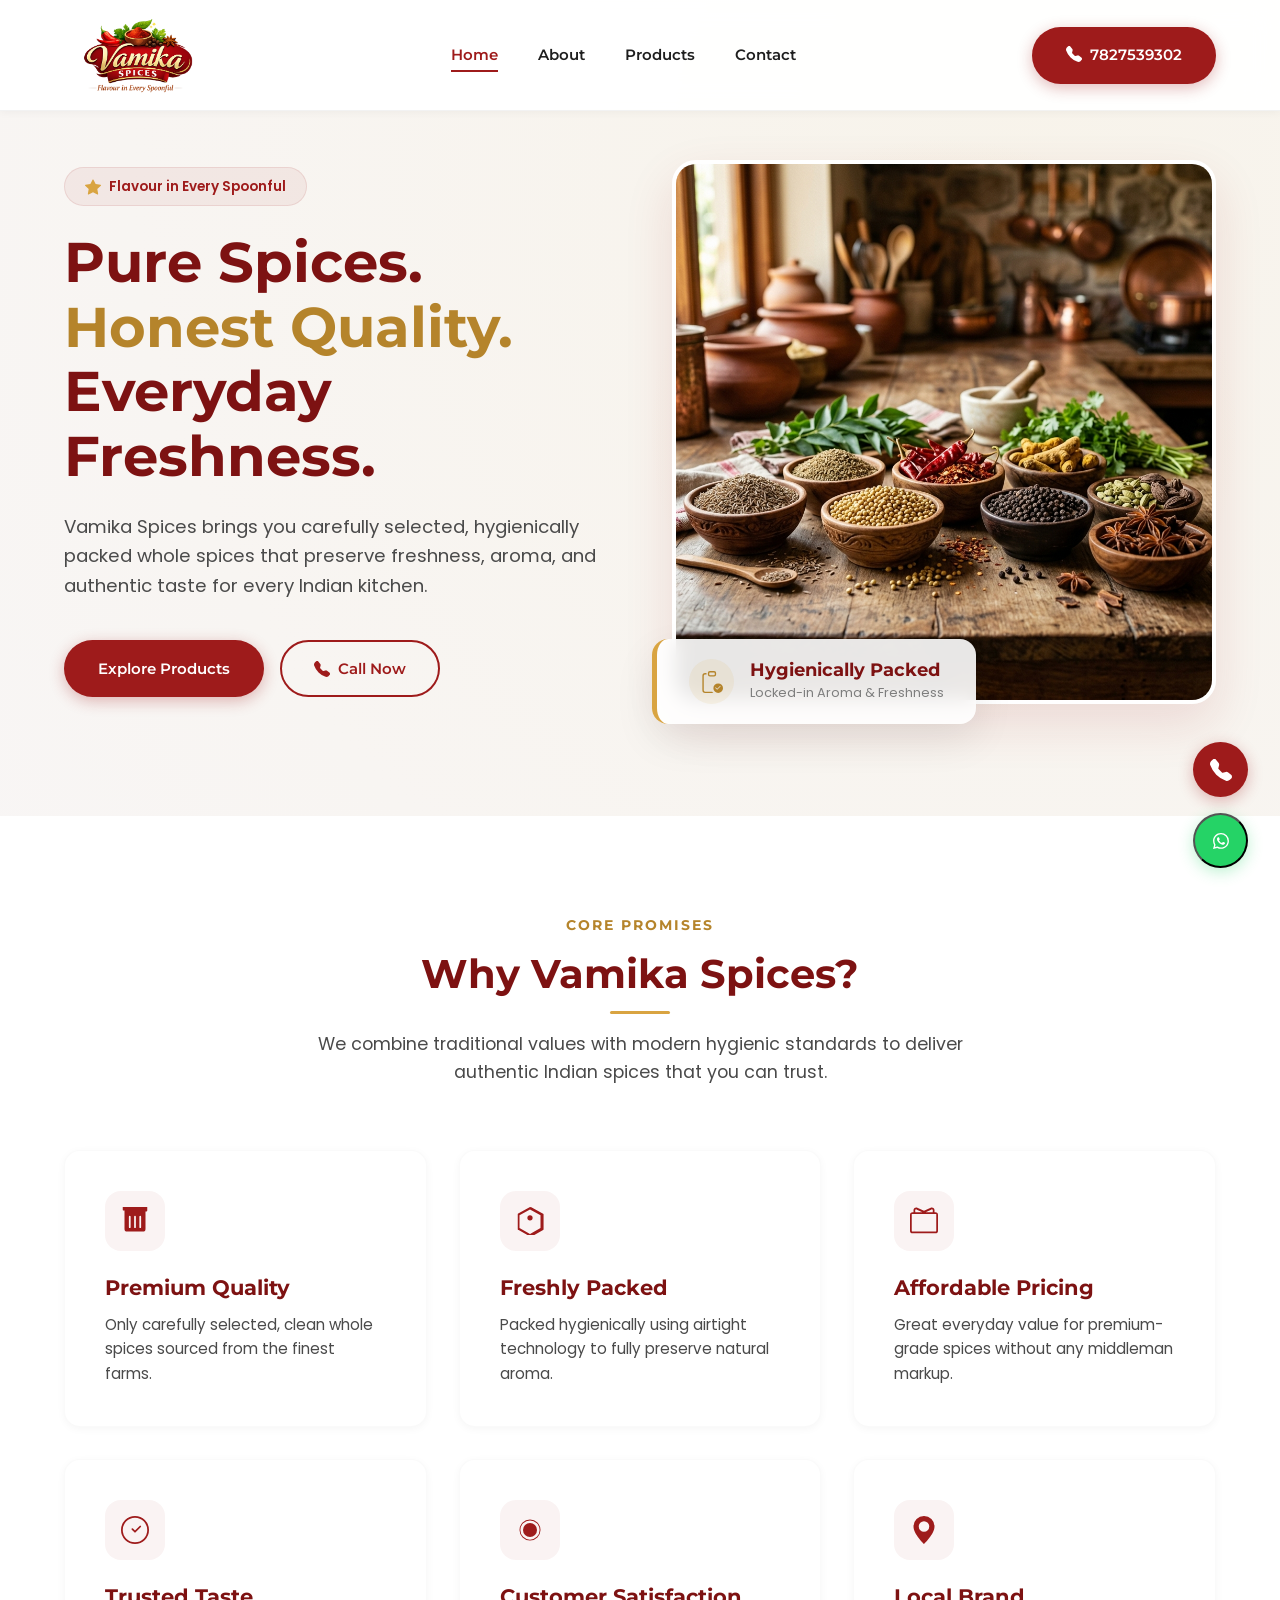
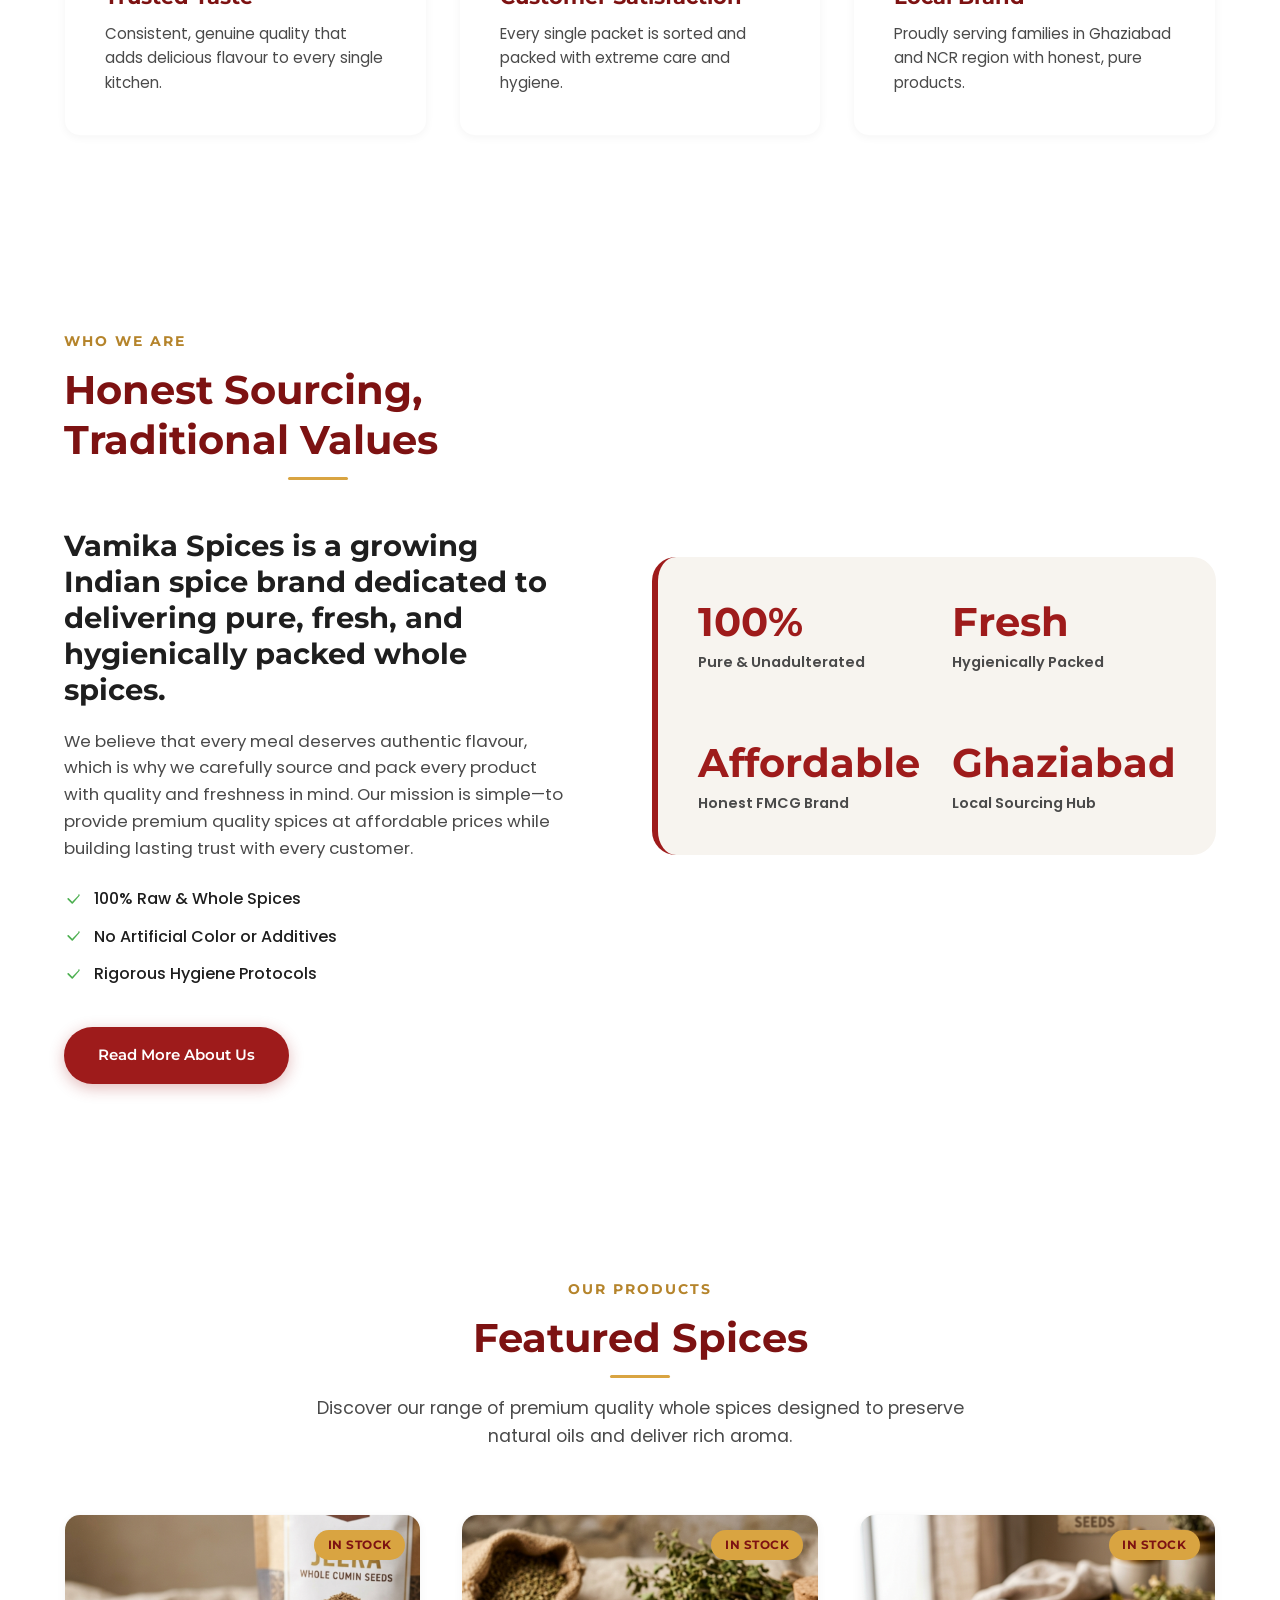
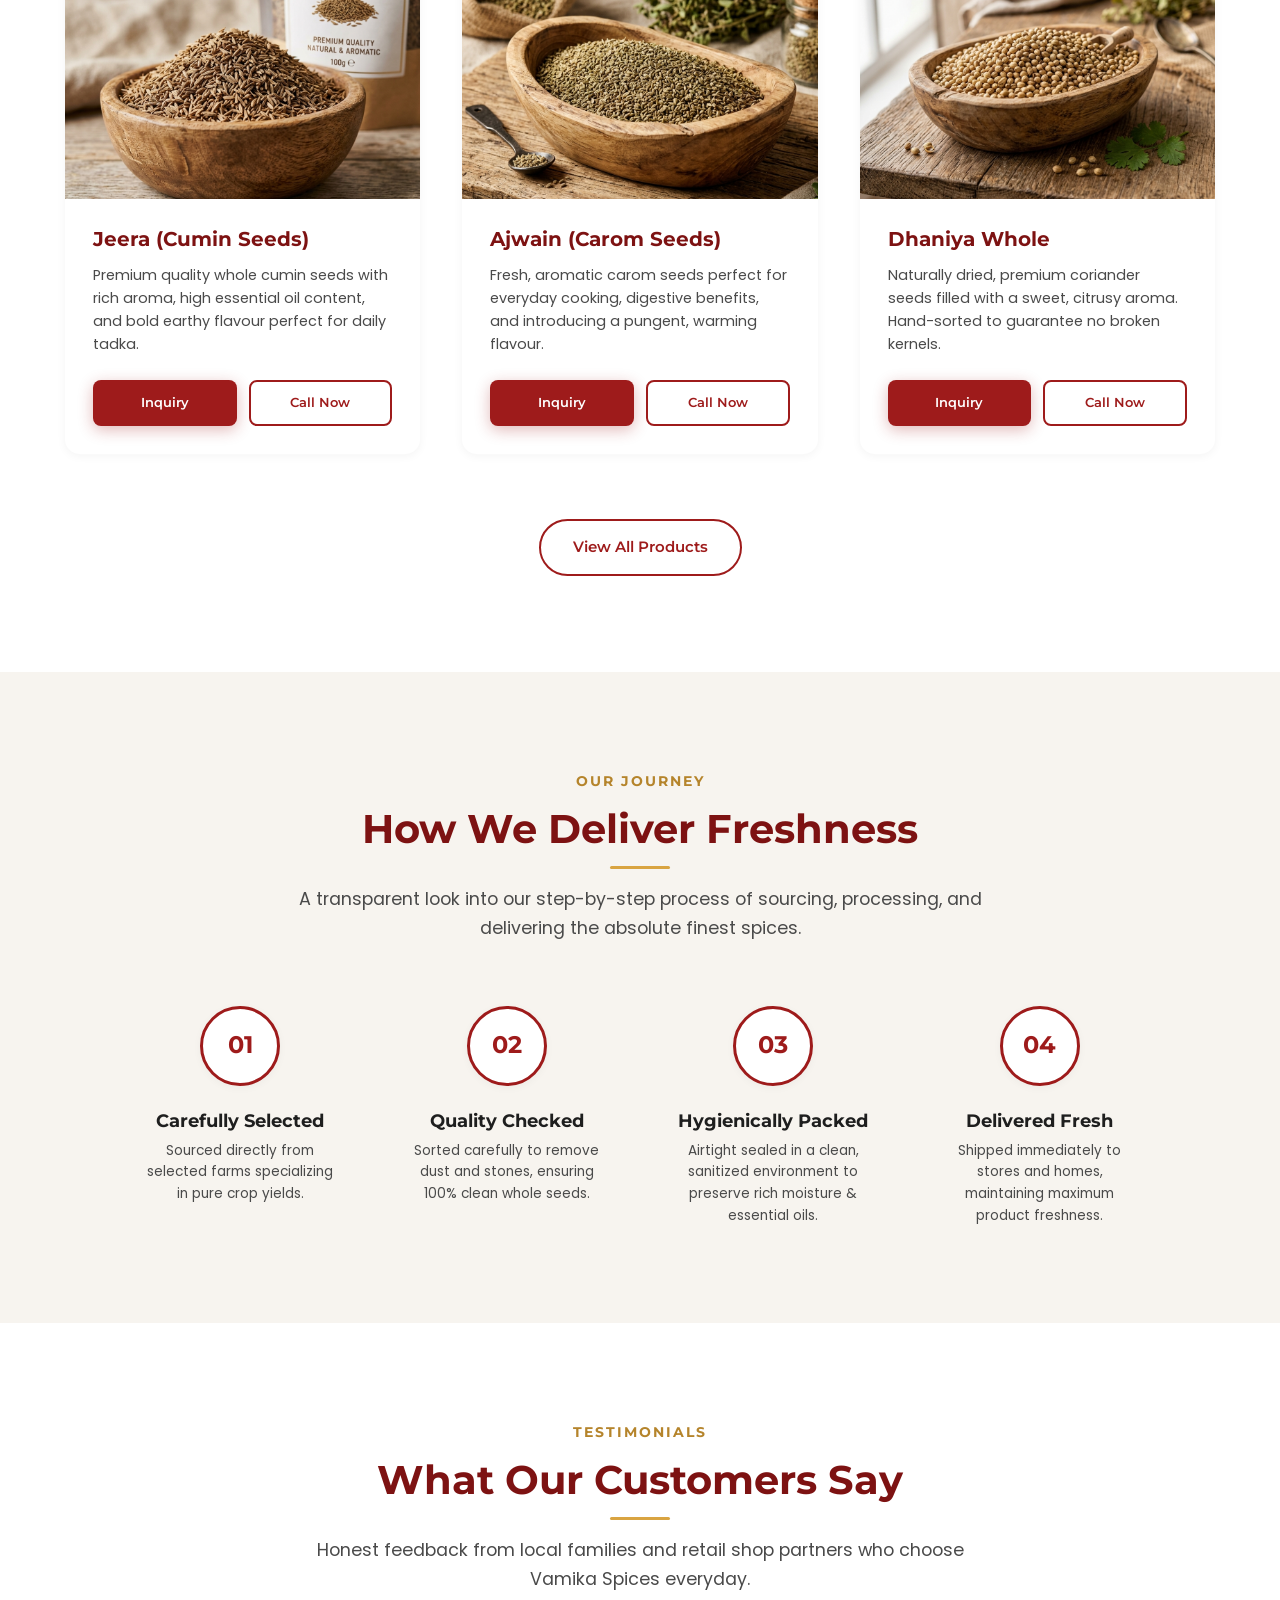
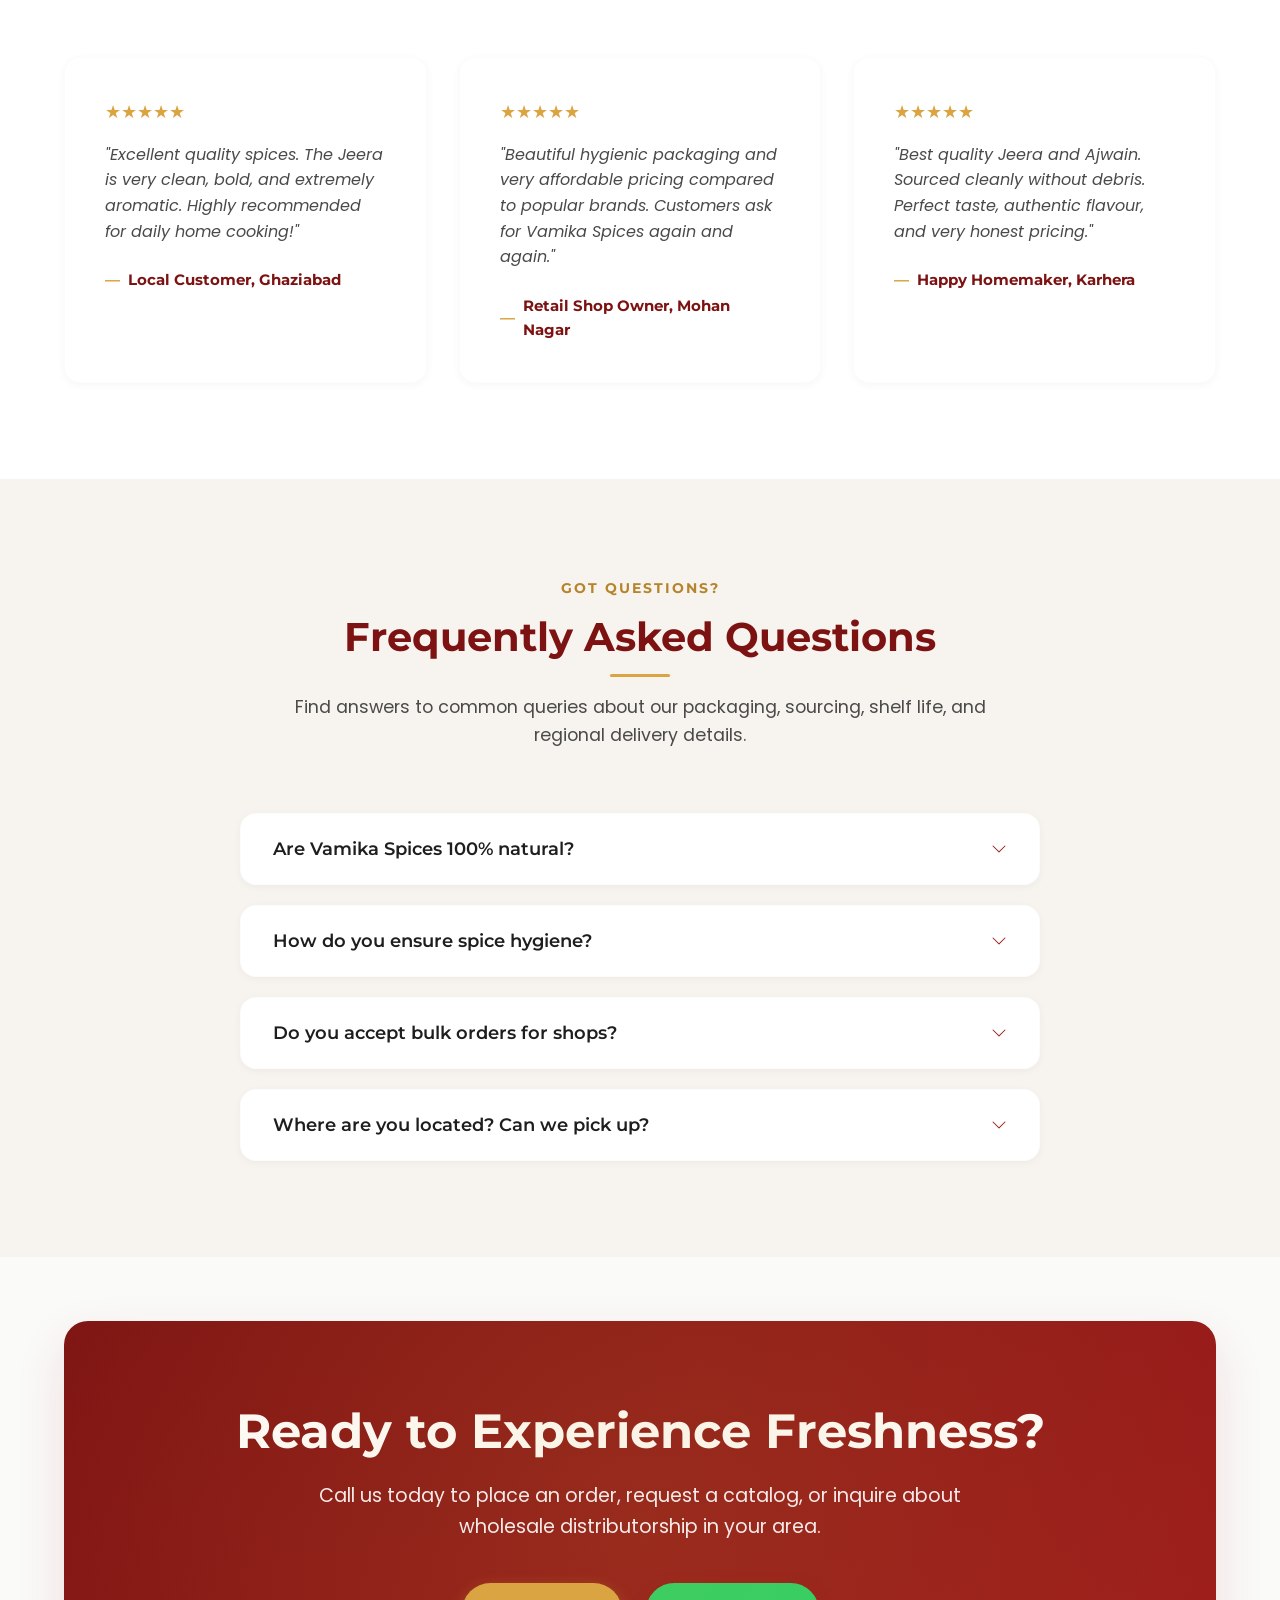
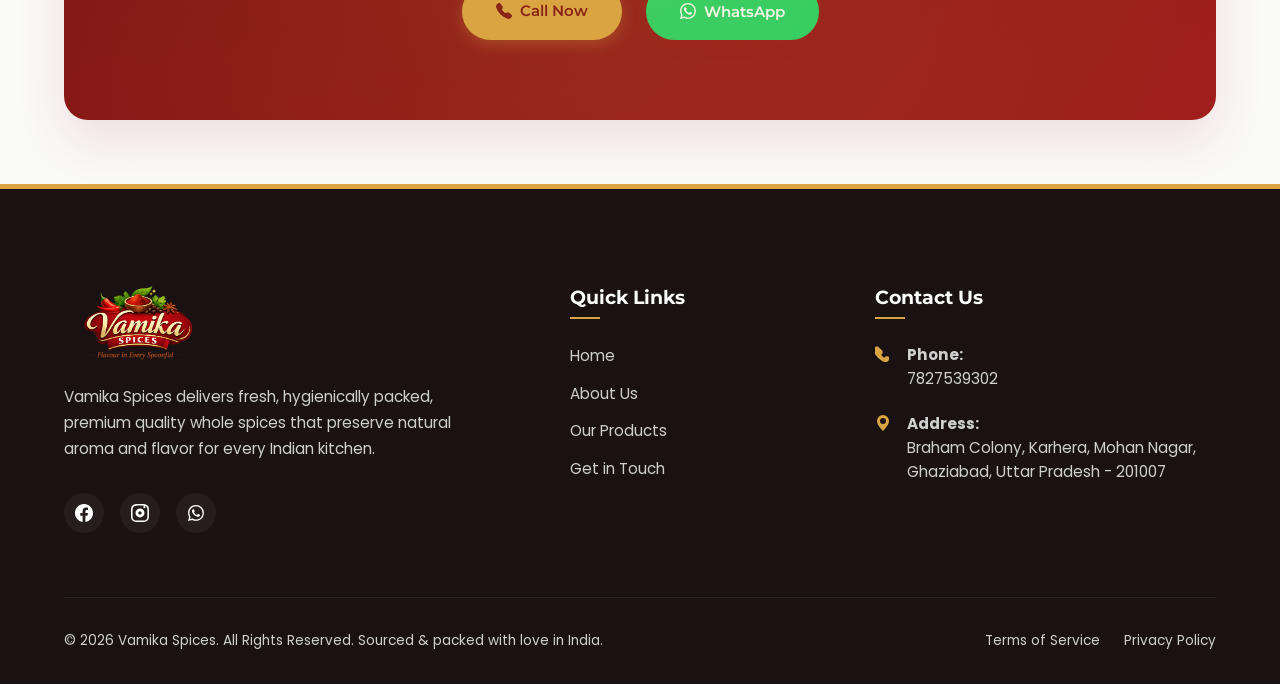
<file: index.html>
<!DOCTYPE html>
<html lang="en">
   <head>
      <meta charset="UTF-8">
      <meta name="viewport" content="width=device-width, initial-scale=1.0">
      <meta name="description" content="Buy premium quality Jeera, Ajwain, Dhaniya and other whole spices from Vamika Spices. Freshly packed, hygienic, affordable and full of authentic flavour. Serving Ghaziabad and beyond.">
      <meta name="keywords" content="Vamika Spices, Whole Spices, Jeera, Ajwain, Dhaniya, Pure Spices, Indian Spices, Ghaziabad Spices, Premium Masala, Hygienically Packed Spices">
      <meta name="author" content="Vamika Spices">
      <link rel="canonical" href="index.html">
      <!-- Open Graph / Facebook -->
      <meta property="og:type" content="website">
      <meta property="og:title" content="Vamika Spices | Pure, Fresh & Hygienically Packed Whole Spices">
      <meta property="og:description" content="Buy premium quality Jeera, Ajwain, Dhaniya and other whole spices. Freshly packed, hygienic, affordable and full of authentic flavour.">
      <meta property="og:image" content="assets/images/hero_spices.png">
      <!-- Twitter -->
      <meta property="twitter:card" content="summary_large_image">
      <meta property="twitter:title" content="Vamika Spices | Pure, Fresh & Hygienically Packed Whole Spices">
      <meta property="twitter:description" content="Buy premium quality Jeera, Ajwain, Dhaniya and other whole spices. Freshly packed, hygienic, affordable and full of authentic flavour.">
      <meta property="twitter:image" content="assets/images/hero_spices.png">
      <title>Vamika Spices | Pure, Fresh & Hygienically Packed Whole Spices</title>
      <!-- Stylesheets -->
      <link rel="stylesheet" href="styles.css">
      <!-- Favicon -->
      <link rel="icon" type="image/png" href="assets/images/logo.png">
      <!-- Schema Markup (JSON-LD) -->
      <script type="application/ld+json">
         {
           "@context": "https://schema.org",
           "@type": "LocalBusiness",
           "name": "Vamika Spices",
           "image": "assets/images/logo.png",
           "telephone": "+917827539302",
           "address": {
             "@type": "PostalAddress",
             "streetAddress": "Braham Colony, Karhera, Mohan Nagar",
             "addressLocality": "Ghaziabad",
             "addressRegion": "Uttar Pradesh",
             "postalCode": "201007",
             "addressCountry": "IN"
           },
           "url": "index.html",
           "priceRange": "$$",
           "description": "Vamika Spices delivers fresh, hygienically packed, premium quality whole spices for every Indian kitchen.",
           "sameAs": [
             "https://www.facebook.com/vamikaspices",
             "https://www.instagram.com/vamikaspices"
           ]
         }
      </script>
   </head>
   <body>
      <!-- Scroll Progress Bar -->
      <div class="scroll-progress"></div>
      <!-- Sticky Header -->
      <header>
         <div class="nav-container">
            <a href="index.html" class="logo-link" id="header-logo-link">
            <img src="assets/images/logo.png" alt="Vamika Spices Logo" class="logo-img">
            </a>
            <nav>
               <ul class="nav-menu">
                  <li class="nav-item"><a href="index.html" class="nav-link" id="nav-home">Home</a></li>
                  <li class="nav-item"><a href="about.html" class="nav-link" id="nav-about">About</a></li>
                  <li class="nav-item"><a href="products.html" class="nav-link" id="nav-products">Products</a></li>
                  <li class="nav-item"><a href="contact.html" class="nav-link" id="nav-contact">Contact</a></li>
                  <li class="nav-item mobile-only" style="margin-top: 1.5rem;">
                     <a href="tel:7827539302" class="btn btn-primary" style="width: 100%;">
                        <svg xmlns="http://www.w3.org/2000/svg" width="16" height="16" fill="currentColor" viewBox="0 0 16 16">
                           <path d="M1.885.511a1.745 1.745 0 0 1 2.61.163L6.29 2.98c.329.423.445.974.315 1.494l-.547 2.19a.678.678 0 0 0 .178.643l2.457 2.457a.678.678 0 0 0 .644.178l2.189-.547a1.745 1.745 0 0 1 1.494.315l2.306 1.794c.829.645.905 1.87.163 2.611l-1.034 1.034c-.74.74-1.846 1.065-2.877.702a18.634 18.634 0 0 1-7.01-4.42 18.634 18.634 0 0 1-4.42-7.009c-.362-1.03-.037-2.137.703-2.877L1.885.511z"/>
                        </svg>
                        Call Now
                     </a>
                  </li>
               </ul>
            </nav>
            <div class="header-cta">
               <a href="tel:7827539302" class="btn btn-primary" id="header-call-btn">
                  <svg xmlns="http://www.w3.org/2000/svg" width="16" height="16" fill="currentColor" viewBox="0 0 16 16" style="margin-top: -2px;">
                     <path d="M1.885.511a1.745 1.745 0 0 1 2.61.163L6.29 2.98c.329.423.445.974.315 1.494l-.547 2.19a.678.678 0 0 0 .178.643l2.457 2.457a.678.678 0 0 0 .644.178l2.189-.547a1.745 1.745 0 0 1 1.494.315l2.306 1.794c.829.645.905 1.87.163 2.611l-1.034 1.034c-.74.74-1.846 1.065-2.877.702a18.634 18.634 0 0 1-7.01-4.42 18.634 18.634 0 0 1-4.42-7.009c-.362-1.03-.037-2.137.703-2.877L1.885.511z"/>
                  </svg>
                  7827539302
               </a>
            </div>
            <!-- Hamburger Button for Mobile -->
            <button class="mobile-toggle" aria-label="Toggle Navigation Menu">
            <span></span>
            <span></span>
            <span></span>
            </button>
         </div>
      </header>
      <!-- Hero Banner Section -->
      <section class="hero">
         <div class="container">
            <div class="hero-grid">
               <div class="hero-content reveal-left">
                  <div class="hero-tag">
                     <svg xmlns="http://www.w3.org/2000/svg" width="16" height="16" fill="currentColor" viewBox="0 0 16 16">
                        <path d="M3.612 15.443c-.386.198-.824-.149-.746-.592l.83-4.73L.173 6.765c-.329-.314-.158-.888.283-.95l4.898-.696L7.538.792c.197-.39.73-.39.927 0l2.184 4.327 4.898.696c.441.062.612.636.282.95l-3.522 3.356.83 4.73c.078.443-.36.79-.746.592L8 13.187l-4.389 2.256z"/>
                     </svg>
                     Flavour in Every Spoonful
                  </div>
                  <h1 class="hero-title">Pure Spices. <br><span>Honest Quality.</span> <br>Everyday Freshness.</h1>
                  <p class="hero-desc">Vamika Spices brings you carefully selected, hygienically packed whole spices that preserve freshness, aroma, and authentic taste for every Indian kitchen.</p>
                  <div class="hero-btns">
                     <a href="products.html" class="btn btn-primary">Explore Products</a>
                     <a href="tel:7827539302" class="btn btn-secondary">
                        <svg xmlns="http://www.w3.org/2000/svg" width="16" height="16" fill="currentColor" viewBox="0 0 16 16">
                           <path d="M1.885.511a1.745 1.745 0 0 1 2.61.163L6.29 2.98c.329.423.445.974.315 1.494l-.547 2.19a.678.678 0 0 0 .178.643l2.457 2.457a.678.678 0 0 0 .644.178l2.189-.547a1.745 1.745 0 0 1 1.494.315l2.306 1.794c.829.645.905 1.87.163 2.611l-1.034 1.034c-.74.74-1.846 1.065-2.877.702a18.634 18.634 0 0 1-7.01-4.42 18.634 18.634 0 0 1-4.42-7.009c-.362-1.03-.037-2.137.703-2.877L1.885.511z"/>
                        </svg>
                        Call Now
                     </a>
                  </div>
               </div>
               <div class="hero-img-wrapper reveal-right">
                  <div class="hero-img-bg"></div>
                  <img src="assets/images/hero_spices.png" alt="Premium Whole Spices in Bowls" class="hero-img">
                  <div class="hero-floating-card">
                     <div class="floating-card-icon">
                        <svg xmlns="http://www.w3.org/2000/svg" width="22" height="22" fill="currentColor" viewBox="0 0 16 16">
                           <path d="M12.5 16a3.5 3.5 0 1 0 0-7 3.5 3.5 0 0 0 0 7Zm1.677-4.744-2.236 2.236a.276.276 0 0 1-.39 0l-1.118-1.117a.276.276 0 0 1 .39-.39l.923.924 2.041-2.04a.276.276 0 0 1 .39.387Z"/>
                           <path d="M4 1.5H3a2 2 0 0 0-2 2V14a2 2 0 0 0 2 2h6.082a5.99 5.99 0 0 1-.984-1H3a1 1 0 0 1-1-1V3.5a1 1 0 0 1 1-1h1v1z"/>
                           <path d="M9.5 1a.5.5 0 0 1 .5.5v1a.5.5 0 0 1-.5.5h-3a.5.5 0 0 1-.5-.5v-1a.5.5 0 0 1 .5-.5h3zm-3-1A1.5 1.5 0 0 0 5 1.5v1A1.5 1.5 0 0 0 6.5 4h3A1.5 1.5 0 0 0 11 2.5v-1A1.5 1.5 0 0 0 9.5 0h-3z"/>
                        </svg>
                     </div>
                     <div class="floating-card-text">
                        <h4>Hygienically Packed</h4>
                        <p>Locked-in Aroma & Freshness</p>
                     </div>
                  </div>
               </div>
            </div>
         </div>
      </section>
      <!-- Why Choose Us Section -->
      <section class="section section-bg-white">
         <div class="container">
            <div class="section-header reveal">
               <span>Core Promises</span>
               <h2>Why Vamika Spices?</h2>
               <p>We combine traditional values with modern hygienic standards to deliver authentic Indian spices that you can trust.</p>
            </div>
            <div class="why-grid">
               <!-- Card 1 -->
               <div class="why-card reveal delay-1">
                  <div class="why-icon">
                     <svg xmlns="http://www.w3.org/2000/svg" width="28" height="28" fill="currentColor" viewBox="0 0 16 16">
                        <path d="M1 0v1.5a.5.5 0 0 0 .5.5H2v10.5a1.5 1.5 0 0 0 1.5 1.5h9a1.5 1.5 0 0 0 1.5-1.5V2.5h.5a.5.5 0 0 0 .5-.5V0H1zm4.5 11.5a.5.5 0 0 1-1 0v-6a.5.5 0 0 1 1 0v6zm3 0a.5.5 0 0 1-1 0v-6a.5.5 0 0 1 1 0v6zm3 0a.5.5 0 0 1-1 0v-6a.5.5 0 0 1 1 0v6z"/>
                     </svg>
                  </div>
                  <h3>Premium Quality</h3>
                  <p>Only carefully selected, clean whole spices sourced from the finest farms.</p>
               </div>
               <!-- Card 2 -->
               <div class="why-card reveal delay-2">
                  <div class="why-icon">
                     <svg xmlns="http://www.w3.org/2000/svg" width="28" height="28" fill="currentColor" viewBox="0 0 16 16">
                        <path d="M8.256.078a.5.5 0 0 1 .488 0l6.75 3.75a.5.5 0 0 1 .256.442v8.5a.5.5 0 0 1-.256.442l-6.75 3.75a.5.5 0 0 1-.488 0l-6.75-3.75A.5.5 0 0 1 1 12.72v-8.5a.5.5 0 0 1 .256-.442l6.75-3.75zM8 1.4L2 4.733V12.06l6 3.33 6-3.33V4.733L8 1.4zm0 3.3a1.5 1.5 0 1 1 0 3 1.5 1.5 0 0 1 0-3z"/>
                     </svg>
                  </div>
                  <h3>Freshly Packed</h3>
                  <p>Packed hygienically using airtight technology to fully preserve natural aroma.</p>
               </div>
               <!-- Card 3 -->
               <div class="why-card reveal delay-3">
                  <div class="why-icon">
                     <svg xmlns="http://www.w3.org/2000/svg" width="28" height="28" fill="currentColor" viewBox="0 0 16 16">
                        <path d="M12.136.326A1.5 1.5 0 0 1 14 1.78V3h.5A1.5 1.5 0 0 1 16 4.5v9a1.5 1.5 0 0 1-1.5 1.5h-13A1.5 1.5 0 0 1 0 13.5v-9A1.5 1.5 0 0 1 1.5 3H2V1.78A1.5 1.5 0 0 1 3.864.326L8 2.1 12.136.326zM8 3.4 3.936 1.636A.5.5 0 0 0 3 2.08V3h10v-.92a.5.5 0 0 0-.936-.444L8 3.4zM1 4v9.5a.5.5 0 0 0 .5.5h13a.5.5 0 0 0 .5-.5V4H1z"/>
                     </svg>
                  </div>
                  <h3>Affordable Pricing</h3>
                  <p>Great everyday value for premium-grade spices without any middleman markup.</p>
               </div>
               <!-- Card 4 -->
               <div class="why-card reveal delay-1">
                  <div class="why-icon">
                     <svg xmlns="http://www.w3.org/2000/svg" width="28" height="28" fill="currentColor" viewBox="0 0 16 16">
                        <path d="M8 15A7 7 0 1 1 8 1a7 7 0 0 1 0 14zm0 1A8 8 0 1 0 8 0a8 8 0 0 0 0 16z"/>
                        <path d="M11.354 5.646a.5.5 0 0 0-.708 0L8 8.293 6.854 7.146a.5.5 0 1 0-.708.708l1.5 1.5a.5.5 0 0 0 .708 0l3-3a.5.5 0 0 0 0-.708z"/>
                     </svg>
                  </div>
                  <h3>Trusted Taste</h3>
                  <p>Consistent, genuine quality that adds delicious flavour to every single kitchen.</p>
               </div>
               <!-- Card 5 -->
               <div class="why-card reveal delay-2">
                  <div class="why-icon">
                     <svg xmlns="http://www.w3.org/2000/svg" width="28" height="28" fill="currentColor" viewBox="0 0 16 16">
                        <path d="M8 10a1.5 1.5 0 1 0 0-3 1.5 1.5 0 0 0 0 3z"/>
                        <path d="M4 8a4 4 0 1 1 8 0 4 4 0 0 1-8 0z"/>
                        <path d="M8 13.5a5.5 5.5 0 1 1 0-11 5.5 5.5 0 0 1 0 11zm0 .5a6 6 0 1 0 0-12 6 6 0 0 0 0 12z"/>
                     </svg>
                  </div>
                  <h3>Customer Satisfaction</h3>
                  <p>Every single packet is sorted and packed with extreme care and hygiene.</p>
               </div>
               <!-- Card 6 -->
               <div class="why-card reveal delay-3">
                  <div class="why-icon">
                     <svg xmlns="http://www.w3.org/2000/svg" width="28" height="28" fill="currentColor" viewBox="0 0 16 16">
                        <path d="M8 16s6-5.686 6-10A6 6 0 0 0 2 6c0 4.314 6 10 6 10zm0-7a3 3 0 1 1 0-6 3 3 0 0 1 0 6z"/>
                     </svg>
                  </div>
                  <h3>Local Brand</h3>
                  <p>Proudly serving families in Ghaziabad and NCR region with honest, pure products.</p>
               </div>
            </div>
         </div>
      </section>
      <!-- About Preview Section -->
      <section class="section section-bg-warm about-preview">
         <div class="container">
            <div class="about-grid">
               <div class="about-content reveal-left">
                  <div class="section-header" style="text-align: left; margin-bottom: 2rem; max-width: 100%;">
                     <span>Who We Are</span>
                     <h2>Honest Sourcing, Traditional Values</h2>
                  </div>
                  <h3>Vamika Spices is a growing Indian spice brand dedicated to delivering pure, fresh, and hygienically packed whole spices.</h3>
                  <p>We believe that every meal deserves authentic flavour, which is why we carefully source and pack every product with quality and freshness in mind. Our mission is simple—to provide premium quality spices at affordable prices while building lasting trust with every customer.</p>
                  <ul class="about-list">
                     <li>
                        <svg xmlns="http://www.w3.org/2000/svg" width="18" height="18" fill="currentColor" viewBox="0 0 16 16">
                           <path d="M12.736 3.97a.733.733 0 0 1 1.047 0c.286.289.29.756.01 1.05L7.88 12.01a.733.733 0 0 1-1.065.02L3.217 8.384a.757.757 0 0 1 0-1.06.733.733 0 0 1 1.047 0l3.052 3.093 5.4-5.446z"/>
                        </svg>
                        100% Raw & Whole Spices
                     </li>
                     <li>
                        <svg xmlns="http://www.w3.org/2000/svg" width="18" height="18" fill="currentColor" viewBox="0 0 16 16">
                           <path d="M12.736 3.97a.733.733 0 0 1 1.047 0c.286.289.29.756.01 1.05L7.88 12.01a.733.733 0 0 1-1.065.02L3.217 8.384a.757.757 0 0 1 0-1.06.733.733 0 0 1 1.047 0l3.052 3.093 5.4-5.446z"/>
                        </svg>
                        No Artificial Color or Additives
                     </li>
                     <li>
                        <svg xmlns="http://www.w3.org/2000/svg" width="18" height="18" fill="currentColor" viewBox="0 0 16 16">
                           <path d="M12.736 3.97a.733.733 0 0 1 1.047 0c.286.289.29.756.01 1.05L7.88 12.01a.733.733 0 0 1-1.065.02L3.217 8.384a.757.757 0 0 1 0-1.06.733.733 0 0 1 1.047 0l3.052 3.093 5.4-5.446z"/>
                        </svg>
                        Rigorous Hygiene Protocols
                     </li>
                  </ul>
                  <a href="about.html" class="btn btn-primary">Read More About Us</a>
               </div>
               <div class="about-stats reveal-right">
                  <div class="stat-item">
                     <h4>100%</h4>
                     <p>Pure & Unadulterated</p>
                  </div>
                  <div class="stat-item">
                     <h4>Fresh</h4>
                     <p>Hygienically Packed</p>
                  </div>
                  <div class="stat-item" style="margin-top: 2rem;">
                     <h4>Affordable</h4>
                     <p>Honest FMCG Brand</p>
                  </div>
                  <div class="stat-item" style="margin-top: 2rem;">
                     <h4>Ghaziabad</h4>
                     <p>Local Sourcing Hub</p>
                  </div>
               </div>
            </div>
         </div>
      </section>
      <!-- Featured Products Section -->
      <section class="section section-bg-white">
         <div class="container">
            <div class="section-header reveal">
               <span>Our Products</span>
               <h2>Featured Spices</h2>
               <p>Discover our range of premium quality whole spices designed to preserve natural oils and deliver rich aroma.</p>
            </div>
            <div class="product-grid">
               <!-- Product 1: Jeera -->
               <div class="product-card reveal delay-1">
                  <span class="badge">In Stock</span>
                  <div class="product-img-container">
                     <img src="assets/images/jeera.png" alt="Premium Whole Jeera Seeds" class="product-img" loading="lazy">
                  </div>
                  <div class="product-info">
                     <h3>Jeera (Cumin Seeds)</h3>
                     <p>Premium quality whole cumin seeds with rich aroma, high essential oil content, and bold earthy flavour perfect for daily tadka.</p>
                     <div class="product-actions">
                        <button class="btn btn-primary btn-inquiry" data-product="Jeera (Cumin Seeds)">Inquiry</button>
                        <a href="tel:7827539302" class="btn btn-secondary">Call Now</a>
                     </div>
                  </div>
               </div>
               <!-- Product 2: Ajwain -->
               <div class="product-card reveal delay-2">
                  <span class="badge">In Stock</span>
                  <div class="product-img-container">
                     <img src="assets/images/ajwain.png" alt="Fresh Ajwain Seeds" class="product-img" loading="lazy">
                  </div>
                  <div class="product-info">
                     <h3>Ajwain (Carom Seeds)</h3>
                     <p>Fresh, aromatic carom seeds perfect for everyday cooking, digestive benefits, and introducing a pungent, warming flavour.</p>
                     <div class="product-actions">
                        <button class="btn btn-primary btn-inquiry" data-product="Ajwain (Carom Seeds)">Inquiry</button>
                        <a href="tel:7827539302" class="btn btn-secondary">Call Now</a>
                     </div>
                  </div>
               </div>
               <!-- Product 3: Dhaniya -->
               <div class="product-card reveal delay-3">
                  <span class="badge">In Stock</span>
                  <div class="product-img-container">
                     <img src="assets/images/dhaniya.png" alt="Whole Dhaniya Seeds" class="product-img" loading="lazy">
                  </div>
                  <div class="product-info">
                     <h3>Dhaniya Whole</h3>
                     <p>Naturally dried, premium coriander seeds filled with a sweet, citrusy aroma. Hand-sorted to guarantee no broken kernels.</p>
                     <div class="product-actions">
                        <button class="btn btn-primary btn-inquiry" data-product="Dhaniya Whole">Inquiry</button>
                        <a href="tel:7827539302" class="btn btn-secondary">Call Now</a>
                     </div>
                  </div>
               </div>
            </div>
            <div style="text-align: center; margin-top: 4rem;" class="reveal">
               <a href="products.html" class="btn btn-secondary">View All Products</a>
            </div>
         </div>
      </section>
      <!-- Process / Journey Section -->
      <section class="section section-bg-warm">
         <div class="container">
            <div class="section-header reveal">
               <span>Our Journey</span>
               <h2>How We Deliver Freshness</h2>
               <p>A transparent look into our step-by-step process of sourcing, processing, and delivering the absolute finest spices.</p>
            </div>
            <div class="process-timeline reveal">
               <!-- Step 1 -->
               <div class="process-step">
                  <div class="step-number">01</div>
                  <div class="step-content">
                     <h3>Carefully Selected</h3>
                     <p>Sourced directly from selected farms specializing in pure crop yields.</p>
                  </div>
               </div>
               <!-- Step 2 -->
               <div class="process-step">
                  <div class="step-number">02</div>
                  <div class="step-content">
                     <h3>Quality Checked</h3>
                     <p>Sorted carefully to remove dust and stones, ensuring 100% clean whole seeds.</p>
                  </div>
               </div>
               <!-- Step 3 -->
               <div class="process-step">
                  <div class="step-number">03</div>
                  <div class="step-content">
                     <h3>Hygienically Packed</h3>
                     <p>Airtight sealed in a clean, sanitized environment to preserve rich moisture & essential oils.</p>
                  </div>
               </div>
               <!-- Step 4 -->
               <div class="process-step">
                  <div class="step-number">04</div>
                  <div class="step-content">
                     <h3>Delivered Fresh</h3>
                     <p>Shipped immediately to stores and homes, maintaining maximum product freshness.</p>
                  </div>
               </div>
            </div>
         </div>
      </section>
      <!-- Customer Reviews Section -->
      <section class="section section-bg-white">
         <div class="container">
            <div class="section-header reveal">
               <span>Testimonials</span>
               <h2>What Our Customers Say</h2>
               <p>Honest feedback from local families and retail shop partners who choose Vamika Spices everyday.</p>
            </div>
            <div class="reviews-grid">
               <!-- Review 1 -->
               <div class="review-card reveal delay-1">
                  <div class="review-stars">★★★★★</div>
                  <p class="review-text">"Excellent quality spices. The Jeera is very clean, bold, and extremely aromatic. Highly recommended for daily home cooking!"</p>
                  <div class="review-author">Local Customer, Ghaziabad</div>
               </div>
               <!-- Review 2 -->
               <div class="review-card reveal delay-2">
                  <div class="review-stars">★★★★★</div>
                  <p class="review-text">"Beautiful hygienic packaging and very affordable pricing compared to popular brands. Customers ask for Vamika Spices again and again."</p>
                  <div class="review-author">Retail Shop Owner, Mohan Nagar</div>
               </div>
               <!-- Review 3 -->
               <div class="review-card reveal delay-3">
                  <div class="review-stars">★★★★★</div>
                  <p class="review-text">"Best quality Jeera and Ajwain. Sourced cleanly without debris. Perfect taste, authentic flavour, and very honest pricing."</p>
                  <div class="review-author">Happy Homemaker, Karhera</div>
               </div>
            </div>
         </div>
      </section>
      <!-- FAQ Section -->
      <section class="section section-bg-warm">
         <div class="container">
            <div class="section-header reveal">
               <span>Got Questions?</span>
               <h2>Frequently Asked Questions</h2>
               <p>Find answers to common queries about our packaging, sourcing, shelf life, and regional delivery details.</p>
            </div>
            <div class="faq-accordion reveal">
               <div class="faq-item">
                  <div class="faq-header">
                     <h3>Are Vamika Spices 100% natural?</h3>
                     <div class="faq-icon-wrapper">
                        <svg xmlns="http://www.w3.org/2000/svg" width="16" height="16" fill="currentColor" viewBox="0 0 16 16">
                           <path fill-rule="evenodd" d="M1.646 4.646a.5.5 0 0 1 .708 0L8 10.293l5.646-5.647a.5.5 0 0 1 .708.708l-6 6a.5.5 0 0 1-.708 0l-6-6a.5.5 0 0 1 0-.708z"/>
                        </svg>
                     </div>
                  </div>
                  <div class="faq-body">
                     <div class="faq-content">
                        Yes, all our whole spices (Jeera, Ajwain, Dhaniya) are 100% pure and natural. We do not add any artificial coloring, artificial preservatives, additives, or chemical polishers.
                     </div>
                  </div>
               </div>
               <div class="faq-item">
                  <div class="faq-header">
                     <h3>How do you ensure spice hygiene?</h3>
                     <div class="faq-icon-wrapper">
                        <svg xmlns="http://www.w3.org/2000/svg" width="16" height="16" fill="currentColor" viewBox="0 0 16 16">
                           <path fill-rule="evenodd" d="M1.646 4.646a.5.5 0 0 1 .708 0L8 10.293l5.646-5.647a.5.5 0 0 1 .708.708l-6 6a.5.5 0 0 1-.708 0l-6-6a.5.5 0 0 1 0-.708z"/>
                        </svg>
                     </div>
                  </div>
                  <div class="faq-body">
                     <div class="faq-content">
                        Our sorting and packaging facilities are thoroughly sanitized daily. Workers follow strict protocols including head covers, gloves, and sanitization before sorting. Every batch is sealed in high-grade food-secure packaging to keep moisture and dust completely out.
                     </div>
                  </div>
               </div>
               <div class="faq-item">
                  <div class="faq-header">
                     <h3>Do you accept bulk orders for shops?</h3>
                     <div class="faq-icon-wrapper">
                        <svg xmlns="http://www.w3.org/2000/svg" width="16" height="16" fill="currentColor" viewBox="0 0 16 16">
                           <path fill-rule="evenodd" d="M1.646 4.646a.5.5 0 0 1 .708 0L8 10.293l5.646-5.647a.5.5 0 0 1 .708.708l-6 6a.5.5 0 0 1-.708 0l-6-6a.5.5 0 0 1 0-.708z"/>
                        </svg>
                     </div>
                  </div>
                  <div class="faq-body">
                     <div class="faq-content">
                        Absolutely! We cater to wholesale buyers, grocery stores, supermarkets, and restaurants. Please contact us via our phone line 7827539302 or message us on WhatsApp for specialized catalog rates and trade margins.
                     </div>
                  </div>
               </div>
               <div class="faq-item">
                  <div class="faq-header">
                     <h3>Where are you located? Can we pick up?</h3>
                     <div class="faq-icon-wrapper">
                        <svg xmlns="http://www.w3.org/2000/svg" width="16" height="16" fill="currentColor" viewBox="0 0 16 16">
                           <path fill-rule="evenodd" d="M1.646 4.646a.5.5 0 0 1 .708 0L8 10.293l5.646-5.647a.5.5 0 0 1 .708.708l-6 6a.5.5 0 0 1-.708 0l-6-6a.5.5 0 0 1 0-.708z"/>
                        </svg>
                     </div>
                  </div>
                  <div class="faq-body">
                     <div class="faq-content">
                        Our primary unit is in Braham Colony, Karhera, Mohan Nagar, Ghaziabad, Uttar Pradesh - 201007. Yes, local retail distributors and customers are welcome to visit our unit for direct purchases.
                     </div>
                  </div>
               </div>
            </div>
         </div>
      </section>
      <!-- Call to Action Banner -->
      <section class="section" style="padding-top: 4rem; padding-bottom: 4rem;">
         <div class="container">
            <div class="cta-banner reveal">
               <h2>Ready to Experience Freshness?</h2>
               <p>Call us today to place an order, request a catalog, or inquire about wholesale distributorship in your area.</p>
               <div class="cta-btns">
                  <a href="tel:7827539302" class="btn btn-gold">
                     <svg xmlns="http://www.w3.org/2000/svg" width="16" height="16" fill="currentColor" viewBox="0 0 16 16">
                        <path d="M1.885.511a1.745 1.745 0 0 1 2.61.163L6.29 2.98c.329.423.445.974.315 1.494l-.547 2.19a.678.678 0 0 0 .178.643l2.457 2.457a.678.678 0 0 0 .644.178l2.189-.547a1.745 1.745 0 0 1 1.494.315l2.306 1.794c.829.645.905 1.87.163 2.611l-1.034 1.034c-.74.74-1.846 1.065-2.877.702a18.634 18.634 0 0 1-7.01-4.42 18.634 18.634 0 0 1-4.42-7.009c-.362-1.03-.037-2.137.703-2.877L1.885.511z"/>
                     </svg>
                     Call Now
                  </a>
                  <button class="btn btn-primary btn-inquiry" data-product="Whole Spices Package" style="background-color: #25D366; border-color: #25D366; color: white;">
                     <svg xmlns="http://www.w3.org/2000/svg" width="16" height="16" fill="currentColor" class="bi bi-whatsapp" viewBox="0 0 16 16">
                        <path d="M13.601 2.326A7.85 7.85 0 0 0 7.994 0C3.627 0 .068 3.558.064 7.926c0 1.399.366 2.76 1.057 3.965L0 16l4.204-1.102a7.9 7.9 0 0 0 3.79.965h.004c4.368 0 7.926-3.558 7.93-7.93A7.9 7.9 0 0 0 13.6 2.326zM7.994 14.521a6.6 6.6 0 0 1-3.356-.92l-.24-.144-2.494.654.666-2.433-.156-.251a6.56 6.56 0 0 1-1.007-3.505c0-3.626 2.957-6.584 6.591-6.584a6.56 6.56 0 0 1 4.66 1.931 6.56 6.56 0 0 1 1.928 4.66c-.004 3.639-2.961 6.592-6.592 6.592m3.615-4.934c-.197-.099-1.17-.578-1.353-.646-.182-.065-.315-.099-.445.099-.133.197-.513.646-.627.775-.114.133-.232.148-.43.05-.197-.1-.836-.308-1.592-.985-.59-.525-.985-1.175-1.103-1.372-.114-.198-.011-.304.088-.403.087-.088.197-.232.296-.346.1-.114.133-.198.198-.33.065-.134.034-.248-.015-.347-.05-.099-.445-1.076-.612-1.47-.16-.389-.323-.335-.445-.34-.114-.007-.247-.007-.38-.007a.73.73 0 0 0-.529.247c-.182.198-.691.677-.691 1.654s.71 1.916.81 2.049c.098.133 1.394 2.132 3.383 2.992.47.205.84.326 1.129.418.475.152.904.129 1.246.08.38-.058 1.171-.48 1.338-.943.164-.464.164-.86.114-.943-.049-.084-.182-.133-.38-.232"/>
                     </svg>
                     WhatsApp
                  </button>
               </div>
            </div>
         </div>
      </section>
      <!-- Footer -->
      <footer>
         <div class="container">
            <div class="footer-grid">
               <!-- Col 1: Brand Info -->
               <div class="footer-about">
                  <a href="index.html" class="logo-link">
                  <img src="assets/images/logo.png" alt="Vamika Spices Logo" class="logo-img">
                  </a>
                  <p>Vamika Spices delivers fresh, hygienically packed, premium quality whole spices that preserve natural aroma and flavor for every Indian kitchen.</p>
                  <div class="footer-socials">
                     <a href="https://www.facebook.com/vamikaspices" target="_blank" class="social-btn" aria-label="Facebook Link">
                        <svg xmlns="http://www.w3.org/2000/svg" width="18" height="18" fill="currentColor" viewBox="0 0 16 16">
                           <path d="M16 8.049c0-4.446-3.582-8.05-8-8.05C3.58 0-.002 3.603-.002 8.05c0 4.017 2.926 7.347 6.75 7.951v-5.625h-2.03V8.05H6.75V6.275c0-2.017 1.195-3.131 3.022-3.131.876 0 1.791.157 1.791.157v1.98h-1.009c-.993 0-1.303.621-1.303 1.258v1.51h2.218l-.354 2.326H9.25V16c3.824-.604 6.75-3.934 6.75-7.951z"/>
                        </svg>
                     </a>
                     <a href="https://www.instagram.com/vamikaspices" target="_blank" class="social-btn" aria-label="Instagram Link">
                        <svg xmlns="http://www.w3.org/2000/svg" width="18" height="18" fill="currentColor" viewBox="0 0 16 16">
                           <path d="M8 0C5.829 0 5.556.01 4.703.048 3.85.088 3.269.222 2.76.42a3.917 3.917 0 0 0-1.417.923A3.927 3.927 0 0 0 .42 2.76C.222 3.268.087 3.85.048 4.7.01 5.555 0 5.827 0 8.001c0 2.172.01 2.444.048 3.297.04.852.174 1.433.372 1.942.205.526.478.972.923 1.417.444.445.89.719 1.416.923.51.198 1.09.333 1.942.372C5.555 15.99 5.827 16 8 16s2.444-.01 3.298-.048c.851-.04 1.434-.174 1.943-.372a3.916 3.916 0 0 0 1.416-.923c.445-.445.718-.891.923-1.417.197-.509.332-1.09.372-1.942C15.99 10.445 16 10.173 16 8s-.01-2.445-.048-3.299c-.04-.851-.175-1.433-.372-1.941a3.926 3.926 0 0 0-.923-1.417A3.911 3.911 0 0 0 13.24.42c-.51-.198-1.092-.333-1.943-.372C10.443.01 10.172 0 7.999 0h.002zm-.008 1.44c2.146 0 2.397.007 3.246.046.793.036 1.223.169 1.508.28.378.146.647.32.931.604.284.284.458.553.604.931.11.285.243.715.28 1.508.039.849.046 1.1.046 3.246 0 2.146-.007 2.397-.046 3.246-.036.793-.169 1.223-.28 1.508a2.507 2.507 0 0 1-.604.931 2.507 2.507 0 0 1-.931.604c-.285.11-.715.243-1.508.28-.849.039-1.1.046-3.246.046-2.146 0-2.397-.007-3.246-.046-.793-.036-1.223-.169-1.508-.28a2.507 2.507 0 0 1-.931-.604 2.507 2.507 0 0 1-.604-.931c-.11-.285-.243-.715-.28-1.508-.039-.849-.046-1.1-.046-3.246 0-2.146.006-2.397.046-3.246.036-.793.169-1.223.28-1.508.146-.378.32-.647.604-.931.284-.284.553-.458.931-.604.285-.11.715-.243 1.508-.28.849-.039 1.1-.046 3.246-.046zm0 2.502a3.987 3.987 0 1 0 0 7.974 3.987 3.987 0 0 0 0-7.974zm0 5.474c-.818 0-1.487-.669-1.487-1.487s.669-1.487 1.487-1.487 1.487.669 1.487 1.487-.669 1.487-1.487 1.487zm3.846-5.698a1.01 1.01 0 1 0 0-2.017 1.01 1.01 0 0 0 0 2.017z"/>
                        </svg>
                     </a>
                     <a href="https://wa.me/917827539302" target="_blank" class="social-btn" aria-label="WhatsApp Link">
                        <svg xmlns="http://www.w3.org/2000/svg" width="16" height="16" fill="currentColor" class="bi bi-whatsapp" viewBox="0 0 16 16">
                           <path d="M13.601 2.326A7.85 7.85 0 0 0 7.994 0C3.627 0 .068 3.558.064 7.926c0 1.399.366 2.76 1.057 3.965L0 16l4.204-1.102a7.9 7.9 0 0 0 3.79.965h.004c4.368 0 7.926-3.558 7.93-7.93A7.9 7.9 0 0 0 13.6 2.326zM7.994 14.521a6.6 6.6 0 0 1-3.356-.92l-.24-.144-2.494.654.666-2.433-.156-.251a6.56 6.56 0 0 1-1.007-3.505c0-3.626 2.957-6.584 6.591-6.584a6.56 6.56 0 0 1 4.66 1.931 6.56 6.56 0 0 1 1.928 4.66c-.004 3.639-2.961 6.592-6.592 6.592m3.615-4.934c-.197-.099-1.17-.578-1.353-.646-.182-.065-.315-.099-.445.099-.133.197-.513.646-.627.775-.114.133-.232.148-.43.05-.197-.1-.836-.308-1.592-.985-.59-.525-.985-1.175-1.103-1.372-.114-.198-.011-.304.088-.403.087-.088.197-.232.296-.346.1-.114.133-.198.198-.33.065-.134.034-.248-.015-.347-.05-.099-.445-1.076-.612-1.47-.16-.389-.323-.335-.445-.34-.114-.007-.247-.007-.38-.007a.73.73 0 0 0-.529.247c-.182.198-.691.677-.691 1.654s.71 1.916.81 2.049c.098.133 1.394 2.132 3.383 2.992.47.205.84.326 1.129.418.475.152.904.129 1.246.08.38-.058 1.171-.48 1.338-.943.164-.464.164-.86.114-.943-.049-.084-.182-.133-.38-.232"/>
                        </svg>
                     </a>
                  </div>
               </div>
               <!-- Col 2: Quick Links -->
               <div class="footer-links-col" style="padding-left: 2rem;">
                  <h3 class="footer-header">Quick Links</h3>
                  <ul class="footer-links">
                     <li class="footer-link-item"><a href="index.html">Home</a></li>
                     <li class="footer-link-item"><a href="about.html">About Us</a></li>
                     <li class="footer-link-item"><a href="products.html">Our Products</a></li>
                     <li class="footer-link-item"><a href="contact.html">Get in Touch</a></li>
                  </ul>
               </div>
               <!-- Col 3: Contact Details -->
               <div class="footer-contact">
                  <h3 class="footer-header">Contact Us</h3>
                  <ul class="footer-contact-list">
                     <li class="footer-contact-item">
                        <svg xmlns="http://www.w3.org/2000/svg" width="16" height="16" fill="currentColor" viewBox="0 0 16 16">
                           <path d="M3.654 1.328a.678.678 0 0 0-.58-.63C3.07.675 2.627.6 2.224.6c-.547 0-1.12.071-1.6.22-1.168.363-2.14 1.635-2.14 2.875 0 2.2 1.5 5 4.5 8 3 3 5.8 4.5 8 4.5 1.24 0 2.512-.972 2.875-2.14.148-.48.22-1.053.22-1.6 0-.403-.075-.846-.128-1.296a.678.678 0 0 0-.63-.58l-2.07-.33c-.28-.044-.564.047-.732.258l-.98 1.22c-1.397-.73-2.587-1.92-3.317-3.32l1.22-.98c.211-.168.302-.452.258-.732l-.33-2.07z"/>
                        </svg>
                        <div>
                           <p><strong>Phone:</strong></p>
                           <p><a href="tel:7827539302">7827539302</a></p>
                        </div>
                     </li>
                     <li class="footer-contact-item">
                        <svg xmlns="http://www.w3.org/2000/svg" width="16" height="16" fill="currentColor" viewBox="0 0 16 16">
                           <path d="M8 16s6-5.686 6-10A6 6 0 0 0 2 6c0 4.314 6 10 6 10zm0-7a3 3 0 1 1 0-6 3 3 0 0 1 0 6z"/>
                        </svg>
                        <div>
                           <p><strong>Address:</strong></p>
                           <p>Braham Colony, Karhera, Mohan Nagar, Ghaziabad, Uttar Pradesh - 201007</p>
                        </div>
                     </li>
                  </ul>
               </div>
            </div>
            <!-- Footer Bottom -->
            <div class="footer-bottom">
               <p>&copy; 2026 Vamika Spices. All Rights Reserved. Sourced & packed with love in India.</p>
               <div class="footer-bottom-links">
                  <a href="contact.html">Terms of Service</a>
                  <a href="contact.html">Privacy Policy</a>
               </div>
            </div>
         </div>
      </footer>
      <!-- Floating Interactive Buttons -->
      <div class="floating-widgets">
         <!-- Scroll To Top Button -->
         <div class="widget-btn widget-scrolltop" aria-label="Scroll to Top" id="scroll-to-top-btn">
            <svg xmlns="http://www.w3.org/2000/svg" width="20" height="20" fill="currentColor" viewBox="0 0 16 16">
               <path fill-rule="evenodd" d="M8 12a.5.5 0 0 0 .5-.5V5.707l2.146 2.147a.5.5 0 0 0 .708-.708l-3-3a.5.5 0 0 0-.708 0l-3 3a.5.5 0 1 0 .708.708L7.5 5.707V11.5a.5.5 0 0 0 .5.5z"/>
            </svg>
         </div>
         <!-- Call Button Widget -->
         <a href="tel:7827539302" class="widget-btn widget-call" aria-label="Call Vamika Spices" id="floating-call-btn">
            <svg xmlns="http://www.w3.org/2000/svg" width="22" height="22" fill="currentColor" viewBox="0 0 16 16">
            <path d="M1.885.511a1.745 1.745 0 0 1 2.61.163L6.29 2.98c.329.423.445.974.315 1.494l-.547 2.19a.678.678 0 0 0 .178.643l2.457 2.457a.678.678 0 0 0 .644.178l2.189-.547a1.745 1.745 0 0 1 1.494.315l2.306 1.794c.829.645.905 1.87.163 2.611l-1.034 1.034c-.74.74-1.846 1.065-2.877.702a18.634 18.634 0 0 1-7.01-4.42 18.634 18.634 0 0 1-4.42-7.009c-.362-1.03-.037-2.137.703-2.877L1.885.511z"/>
         </a >
         <!-- WhatsApp Floating Widget -->
         <button class="widget-btn widget-whatsapp btn-inquiry" data-product="Whole Spices" aria-label="WhatsApp Vamika Spices" id="floating-whatsapp-btn">
            <svg xmlns="http://www.w3.org/2000/svg" width="16" height="16" fill="currentColor" class="bi bi-whatsapp" viewBox="0 0 16 16">
               <path d="M13.601 2.326A7.85 7.85 0 0 0 7.994 0C3.627 0 .068 3.558.064 7.926c0 1.399.366 2.76 1.057 3.965L0 16l4.204-1.102a7.9 7.9 0 0 0 3.79.965h.004c4.368 0 7.926-3.558 7.93-7.93A7.9 7.9 0 0 0 13.6 2.326zM7.994 14.521a6.6 6.6 0 0 1-3.356-.92l-.24-.144-2.494.654.666-2.433-.156-.251a6.56 6.56 0 0 1-1.007-3.505c0-3.626 2.957-6.584 6.591-6.584a6.56 6.56 0 0 1 4.66 1.931 6.56 6.56 0 0 1 1.928 4.66c-.004 3.639-2.961 6.592-6.592 6.592m3.615-4.934c-.197-.099-1.17-.578-1.353-.646-.182-.065-.315-.099-.445.099-.133.197-.513.646-.627.775-.114.133-.232.148-.43.05-.197-.1-.836-.308-1.592-.985-.59-.525-.985-1.175-1.103-1.372-.114-.198-.011-.304.088-.403.087-.088.197-.232.296-.346.1-.114.133-.198.198-.33.065-.134.034-.248-.015-.347-.05-.099-.445-1.076-.612-1.47-.16-.389-.323-.335-.445-.34-.114-.007-.247-.007-.38-.007a.73.73 0 0 0-.529.247c-.182.198-.691.677-.691 1.654s.71 1.916.81 2.049c.098.133 1.394 2.132 3.383 2.992.47.205.84.326 1.129.418.475.152.904.129 1.246.08.38-.058 1.171-.48 1.338-.943.164-.464.164-.86.114-.943-.049-.084-.182-.133-.38-.232"/>
            </svg>
         </button>
      </div>
      <!-- Scripts -->
      <script src="script.js"></script>
   </body>
</html>
</file>
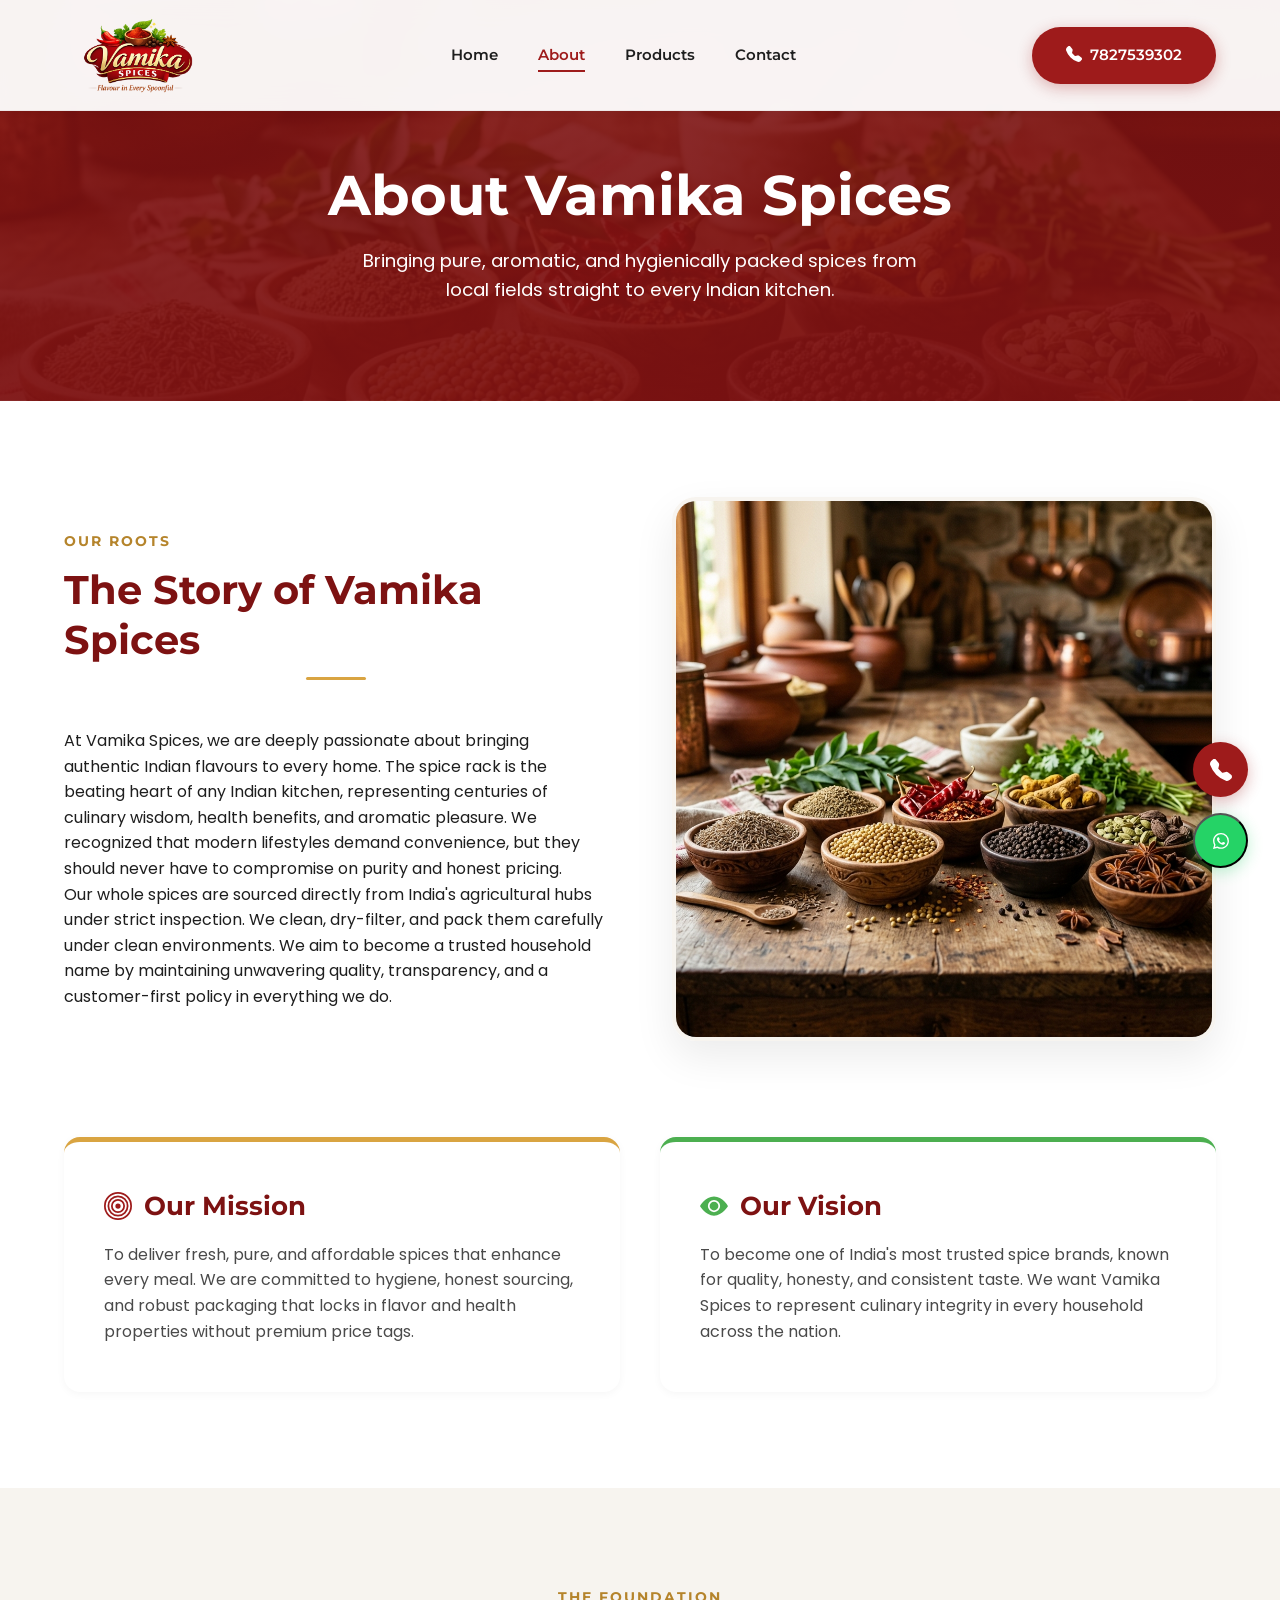
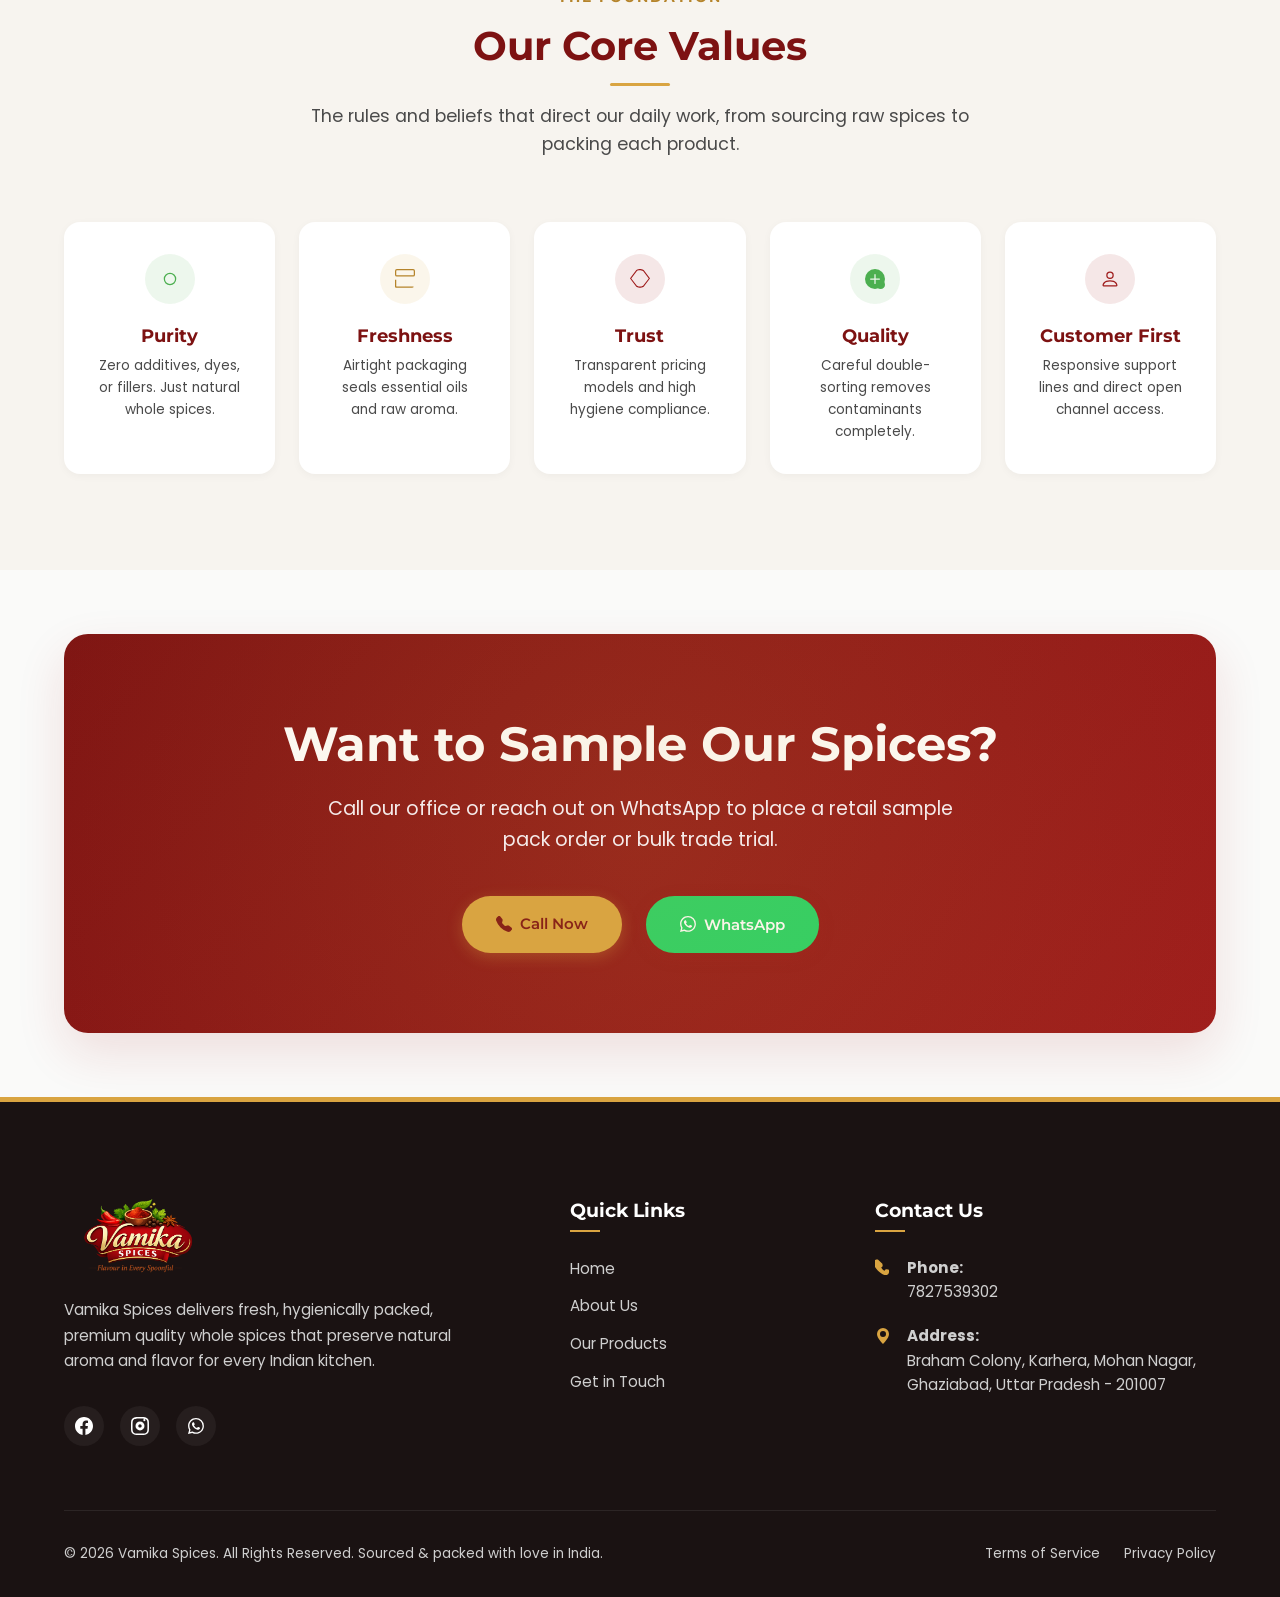
<file: about.html>
<!DOCTYPE html>
<html lang="en">
   <head>
      <meta charset="UTF-8">
      <meta name="viewport" content="width=device-width, initial-scale=1.0">
      <meta name="description" content="Learn about the history and commitment behind Vamika Spices. Sourced carefully, checked for quality, and hygienically packed with values of purity, trust and freshness.">
      <meta name="keywords" content="Vamika Spices Story, Spice Brand Sourcing, Pure Masala Sourcing, Indian Whole Spices, Quality Spices Ghaziabad">
      <meta name="author" content="Vamika Spices">
      <link rel="canonical" href="about.html">
      <!-- Open Graph / Facebook -->
      <meta property="og:type" content="website">
      <meta property="og:title" content="About Vamika Spices | Sourcing, Mission & Core Values">
      <meta property="og:description" content="Learn about the history and commitment behind Vamika Spices. Sourced carefully, checked for quality, and hygienically packed.">
      <meta property="og:image" content="assets/images/hero_spices.png">
      <title>About Vamika Spices | Sourcing, Mission & Core Values</title>
      <!-- Stylesheets -->
      <link rel="stylesheet" href="styles.css">
      <!-- Favicon -->
      <link rel="icon" type="image/png" href="assets/images/logo.png">
   </head>
   <body>
      <!-- Scroll Progress Bar -->
      <div class="scroll-progress"></div>
      <!-- Sticky Header -->
      <header>
         <div class="nav-container">
            <a href="index.html" class="logo-link" id="header-logo-link">
            <img src="assets/images/logo.png" alt="Vamika Spices Logo" class="logo-img">
            </a>
            <nav>
               <ul class="nav-menu">
                  <li class="nav-item"><a href="index.html" class="nav-link" id="nav-home">Home</a></li>
                  <li class="nav-item"><a href="about.html" class="nav-link" id="nav-about">About</a></li>
                  <li class="nav-item"><a href="products.html" class="nav-link" id="nav-products">Products</a></li>
                  <li class="nav-item"><a href="contact.html" class="nav-link" id="nav-contact">Contact</a></li>
                  <li class="nav-item mobile-only" style="margin-top: 1.5rem;">
                     <a href="tel:7827539302" class="btn btn-primary" style="width: 100%;">
                        <svg xmlns="http://www.w3.org/2000/svg" width="16" height="16" fill="currentColor" viewBox="0 0 16 16">
                           <path d="M1.885.511a1.745 1.745 0 0 1 2.61.163L6.29 2.98c.329.423.445.974.315 1.494l-.547 2.19a.678.678 0 0 0 .178.643l2.457 2.457a.678.678 0 0 0 .644.178l2.189-.547a1.745 1.745 0 0 1 1.494.315l2.306 1.794c.829.645.905 1.87.163 2.611l-1.034 1.034c-.74.74-1.846 1.065-2.877.702a18.634 18.634 0 0 1-7.01-4.42 18.634 18.634 0 0 1-4.42-7.009c-.362-1.03-.037-2.137.703-2.877L1.885.511z"/>
                        </svg>
                        Call Now
                     </a>
                  </li>
               </ul>
            </nav>
            <div class="header-cta">
               <a href="tel:7827539302" class="btn btn-primary" id="header-call-btn">
                  <svg xmlns="http://www.w3.org/2000/svg" width="16" height="16" fill="currentColor" viewBox="0 0 16 16" style="margin-top: -2px;">
                     <path d="M1.885.511a1.745 1.745 0 0 1 2.61.163L6.29 2.98c.329.423.445.974.315 1.494l-.547 2.19a.678.678 0 0 0 .178.643l2.457 2.457a.678.678 0 0 0 .644.178l2.189-.547a1.745 1.745 0 0 1 1.494.315l2.306 1.794c.829.645.905 1.87.163 2.611l-1.034 1.034c-.74.74-1.846 1.065-2.877.702a18.634 18.634 0 0 1-7.01-4.42 18.634 18.634 0 0 1-4.42-7.009c-.362-1.03-.037-2.137.703-2.877L1.885.511z"/>
                  </svg>
                  7827539302
               </a>
            </div>
            <!-- Hamburger Button for Mobile -->
            <button class="mobile-toggle" aria-label="Toggle Navigation Menu">
            <span></span>
            <span></span>
            <span></span>
            </button>
         </div>
      </header>
      <!-- Page Hero Banner -->
      <section class="page-hero">
         <div class="container">
            <h1 class="reveal">About Vamika Spices</h1>
            <p class="reveal delay-1">Bringing pure, aromatic, and hygienically packed spices from local fields straight to every Indian kitchen.</p>
         </div>
      </section>
      <!-- Core Brand Overview & Narrative -->
      <section class="section section-bg-white">
         <div class="container">
            <div class="about-sections">
               <!-- Story / Origin Block -->
               <div class="about-details-grid">
                  <div class="reveal-left">
                     <div class="section-header" style="text-align: left; margin-bottom: 2rem; max-width: 100%;">
                        <span>Our Roots</span>
                        <h2>The Story of Vamika Spices</h2>
                     </div>
                     <p>At Vamika Spices, we are deeply passionate about bringing authentic Indian flavours to every home. The spice rack is the beating heart of any Indian kitchen, representing centuries of culinary wisdom, health benefits, and aromatic pleasure. We recognized that modern lifestyles demand convenience, but they should never have to compromise on purity and honest pricing.</p>
                     <p>Our whole spices are sourced directly from India's agricultural hubs under strict inspection. We clean, dry-filter, and pack them carefully under clean environments. We aim to become a trusted household name by maintaining unwavering quality, transparency, and a customer-first policy in everything we do.</p>
                  </div>
                  <div class="reveal-right">
                     <img src="assets/images/hero_spices.png" alt="Sieving spices" style="border-radius: var(--border-radius-lg); box-shadow: var(--shadow-lg); border: 4px solid var(--bg-warm);">
                  </div>
               </div>
               <!-- Mission & Vision Cards -->
               <div class="vision-mission-grid">
                  <!-- Mission -->
                  <div class="vm-card reveal delay-1">
                     <h3>
                        <svg xmlns="http://www.w3.org/2000/svg" width="28" height="28" fill="var(--primary)" viewBox="0 0 16 16">
                           <path d="M8 15A7 7 0 1 1 8 1a7 7 0 0 1 0 14zm0 1A8 8 0 1 0 8 0a8 8 0 0 0 0 16z"/>
                           <path d="M8 13A5 5 0 1 1 8 3a5 5 0 0 1 0 10zm0 1A6 6 0 1 0 8 2a6 6 0 0 0 0 12z"/>
                           <path d="M8 11a3 3 0 1 1 0-6 3 3 0 0 1 0 6zm0 1a4 4 0 1 0 0-8 4 4 0 0 0 0 8z"/>
                           <path d="M9.5 8a1.5 1.5 0 1 1-3 0 1.5 1.5 0 0 1 3 0z"/>
                        </svg>
                        Our Mission
                     </h3>
                     <p>To deliver fresh, pure, and affordable spices that enhance every meal. We are committed to hygiene, honest sourcing, and robust packaging that locks in flavor and health properties without premium price tags.</p>
                  </div>
                  <!-- Vision -->
                  <div class="vm-card reveal delay-2" style="border-top-color: var(--accent);">
                     <h3>
                        <svg xmlns="http://www.w3.org/2000/svg" width="28" height="28" fill="var(--accent)" viewBox="0 0 16 16">
                           <path d="M10.5 8a2.5 2.5 0 1 1-5 0 2.5 2.5 0 0 1 5 0z"/>
                           <path d="M0 8s3-5.5 8-5.5S16 8 16 8s-3 5.5-8 5.5S0 8 0 8zm8 3.5a3.5 3.5 0 1 0 0-7 3.5 3.5 0 0 0 0 7z"/>
                        </svg>
                        Our Vision
                     </h3>
                     <p>To become one of India's most trusted spice brands, known for quality, honesty, and consistent taste. We want Vamika Spices to represent culinary integrity in every household across the nation.</p>
                  </div>
               </div>
            </div>
         </div>
      </section>
      <!-- Brand Values Grid -->
      <section class="section section-bg-warm">
         <div class="container">
            <div class="section-header reveal">
               <span>The Foundation</span>
               <h2>Our Core Values</h2>
               <p>The rules and beliefs that direct our daily work, from sourcing raw spices to packing each product.</p>
            </div>
            <div class="values-grid">
               <!-- Value 1 -->
               <div class="value-card reveal delay-1">
                  <div class="value-card-icon">
                     <svg xmlns="http://www.w3.org/2000/svg" width="20" height="20" fill="currentColor" viewBox="0 0 16 16">
                        <path d="M8 12a4 4 0 1 1 0-8 4 4 0 0 1 0 8zm0 1A5 5 0 1 0 8 3a5 5 0 0 0 0 10z"/>
                     </svg>
                  </div>
                  <h4>Purity</h4>
                  <p style="font-size: 0.85rem; color: var(--text-medium); margin-top: 0.5rem;">Zero additives, dyes, or fillers. Just natural whole spices.</p>
               </div>
               <!-- Value 2 -->
               <div class="value-card reveal delay-2">
                  <div class="value-card-icon" style="background-color: rgba(217, 164, 65, 0.1); color: var(--secondary-dark);">
                     <svg xmlns="http://www.w3.org/2000/svg" width="20" height="20" fill="currentColor" viewBox="0 0 16 16">
                        <path d="M1.5 1a.5.5 0 0 0-.5.5v3a.5.5 0 0 0 .5.5h13a.5.5 0 0 0 .5-.5v-3a.5.5 0 0 0-.5-.5h-13zM0 1.5A1.5 1.5 0 0 1 1.5 0h13A1.5 1.5 0 0 1 16 1.5v3A1.5 1.5 0 0 1 14.5 6h-13A1.5 1.5 0 0 1 0 4.5v-3zm1 7a.5.5 0 0 1 .5-.5h13a.5.5 0 0 1 .5.5v5a1.5 1.5 0 0 1-1.5 1.5h-13A1.5 1.5 0 0 1 0 13.5v-5zM1 13.5a.5.5 0 0 0 .5.5h13a.5.5 0 0 0 .5-.5v-5a.5.5 0 0 0-.5-.5h-13a.5.5 0 0 0-.5.5v5z"/>
                     </svg>
                  </div>
                  <h4>Freshness</h4>
                  <p style="font-size: 0.85rem; color: var(--text-medium); margin-top: 0.5rem;">Airtight packaging seals essential oils and raw aroma.</p>
               </div>
               <!-- Value 3 -->
               <div class="value-card reveal delay-3">
                  <div class="value-card-icon" style="background-color: rgba(158, 27, 27, 0.1); color: var(--primary);">
                     <svg xmlns="http://www.w3.org/2000/svg" width="20" height="20" fill="currentColor" viewBox="0 0 16 16">
                        <path d="M8 0c-.69 0-1.843.268-2.9.76-.085.039-.156.097-.207.175L.207 7.176a.5.5 0 0 0 0 .648l4.686 6.242c.05.078.122.136.207.175 1.057.492 2.21.759 2.9.759.69 0 1.843-.267 2.9-.759.085-.039.156-.097.207-.175l4.686-6.242a.5.5 0 0 0 0-.648L11.107.935a.5.5 0 0 0-.207-.175C9.843.268 8.69 0 8 0zm0 1c.548 0 1.558.236 2.502.675a.25.25 0 0 1 .103.088L15 7.5l-4.395 5.737a.25.25 0 0 1-.103.088C9.558 13.764 8.548 14 8 14c-.548 0-1.558-.236-2.502-.675a.25.25 0 0 1-.103-.088L1 7.5l4.395-5.737a.25.25 0 0 1 .103-.088C5.442 1.236 6.452 1 8 1z"/>
                     </svg>
                  </div>
                  <h4>Trust</h4>
                  <p style="font-size: 0.85rem; color: var(--text-medium); margin-top: 0.5rem;">Transparent pricing models and high hygiene compliance.</p>
               </div>
               <!-- Value 4 -->
               <div class="value-card reveal delay-4">
                  <div class="value-card-icon" style="background-color: rgba(76, 175, 80, 0.1); color: var(--accent);">
                     <svg xmlns="http://www.w3.org/2000/svg" width="20" height="20" fill="currentColor" viewBox="0 0 16 16">
                        <path d="M12.5 16a3.5 3.5 0 1 0 0-7 3.5 3.5 0 0 0 0 7Zm1.677-4.744-2.236 2.236a.276.276 0 0 1-.39 0l-1.118-1.117a.276.276 0 0 1 .39-.39l.923.924 2.041-2.04a.276.276 0 0 1 .39.387Z"/>
                        <path d="M16 8A8 8 0 1 1 0 8a8 8 0 0 1 16 0ZM8.5 4.5a.5.5 0 0 0-1 0v3h-3a.5.5 0 0 0 0 1h3v3a.5.5 0 0 0 1 0v-3h3a.5.5 0 0 0 0-1h-3v-3Z"/>
                     </svg>
                  </div>
                  <h4>Quality</h4>
                  <p style="font-size: 0.85rem; color: var(--text-medium); margin-top: 0.5rem;">Careful double-sorting removes contaminants completely.</p>
               </div>
               <!-- Value 5 -->
               <div class="value-card reveal delay-5">
                  <div class="value-card-icon" style="background-color: rgba(158, 27, 27, 0.1); color: var(--primary);">
                     <svg xmlns="http://www.w3.org/2000/svg" width="20" height="20" fill="currentColor" viewBox="0 0 16 16">
                        <path d="M8 8a3 3 0 1 0 0-6 3 3 0 0 0 0 6zm2-3a2 2 0 1 1-4 0 2 2 0 0 1 4 0zm4 8c0 1-1 1-1 1H3s-1 0-1-1 1-4 6-4 6 3 6 4zm-1-.004c-.001-.246-.154-.986-.832-1.664C11.516 10.68 10.289 10 8 10c-2.29 0-3.516.68-4.168 1.332-.678.678-.83 1.418-.832 1.664h10z"/>
                     </svg>
                  </div>
                  <h4>Customer First</h4>
                  <p style="font-size: 0.85rem; color: var(--text-medium); margin-top: 0.5rem;">Responsive support lines and direct open channel access.</p>
               </div>
            </div>
         </div>
      </section>
      <!-- Call to Action Banner -->
      <section class="section" style="padding-top: 4rem; padding-bottom: 4rem;">
         <div class="container">
            <div class="cta-banner reveal">
               <h2>Want to Sample Our Spices?</h2>
               <p>Call our office or reach out on WhatsApp to place a retail sample pack order or bulk trade trial.</p>
               <div class="cta-btns">
                  <a href="tel:7827539302" class="btn btn-gold">
                     <svg xmlns="http://www.w3.org/2000/svg" width="16" height="16" fill="currentColor" viewBox="0 0 16 16">
                        <path d="M1.885.511a1.745 1.745 0 0 1 2.61.163L6.29 2.98c.329.423.445.974.315 1.494l-.547 2.19a.678.678 0 0 0 .178.643l2.457 2.457a.678.678 0 0 0 .644.178l2.189-.547a1.745 1.745 0 0 1 1.494.315l2.306 1.794c.829.645.905 1.87.163 2.611l-1.034 1.034c-.74.74-1.846 1.065-2.877.702a18.634 18.634 0 0 1-7.01-4.42 18.634 18.634 0 0 1-4.42-7.009c-.362-1.03-.037-2.137.703-2.877L1.885.511z"/>
                     </svg>
                     Call Now
                  </a>
                  <button class="btn btn-primary btn-inquiry" data-product="Direct Support Inquiry" style="background-color: #25D366; border-color: #25D366; color: white; display: inline-flex; align-items: center; gap: 8px;">
                     <svg xmlns="http://www.w3.org/2000/svg" width="16" height="16" fill="currentColor" class="bi bi-whatsapp" viewBox="0 0 16 16">
                        <path d="M13.601 2.326A7.85 7.85 0 0 0 7.994 0C3.627 0 .068 3.558.064 7.926c0 1.399.366 2.76 1.057 3.965L0 16l4.204-1.102a7.9 7.9 0 0 0 3.79.965h.004c4.368 0 7.926-3.558 7.93-7.93A7.9 7.9 0 0 0 13.6 2.326zM7.994 14.521a6.6 6.6 0 0 1-3.356-.92l-.24-.144-2.494.654.666-2.433-.156-.251a6.56 6.56 0 0 1-1.007-3.505c0-3.626 2.957-6.584 6.591-6.584a6.56 6.56 0 0 1 4.66 1.931 6.56 6.56 0 0 1 1.928 4.66c-.004 3.639-2.961 6.592-6.592 6.592m3.615-4.934c-.197-.099-1.17-.578-1.353-.646-.182-.065-.315-.099-.445.099-.133.197-.513.646-.627.775-.114.133-.232.148-.43.05-.197-.1-.836-.308-1.592-.985-.59-.525-.985-1.175-1.103-1.372-.114-.198-.011-.304.088-.403.087-.088.197-.232.296-.346.1-.114.133-.198.198-.33.065-.134.034-.248-.015-.347-.05-.099-.445-1.076-.612-1.47-.16-.389-.323-.335-.445-.34-.114-.007-.247-.007-.38-.007a.73.73 0 0 0-.529.247c-.182.198-.691.677-.691 1.654s.71 1.916.81 2.049c.098.133 1.394 2.132 3.383 2.992.47.205.84.326 1.129.418.475.152.904.129 1.246.08.38-.058 1.171-.48 1.338-.943.164-.464.164-.86.114-.943-.049-.084-.182-.133-.38-.232"/>
                     </svg>
                     WhatsApp
                  </button>
               </div>
            </div>
         </div>
      </section>
      <!-- Footer -->
      <footer>
         <div class="container">
            <div class="footer-grid">
               <!-- Col 1: Brand Info -->
               <div class="footer-about">
                  <a href="index.html" class="logo-link">
                  <img src="assets/images/logo.png" alt="Vamika Spices Logo" class="logo-img">
                  </a>
                  <p>Vamika Spices delivers fresh, hygienically packed, premium quality whole spices that preserve natural aroma and flavor for every Indian kitchen.</p>
                  <div class="footer-socials">
                     <a href="https://www.facebook.com/vamikaspices" target="_blank" class="social-btn" aria-label="Facebook Link">
                        <svg xmlns="http://www.w3.org/2000/svg" width="18" height="18" fill="currentColor" viewBox="0 0 16 16">
                           <path d="M16 8.049c0-4.446-3.582-8.05-8-8.05C3.58 0-.002 3.603-.002 8.05c0 4.017 2.926 7.347 6.75 7.951v-5.625h-2.03V8.05H6.75V6.275c0-2.017 1.195-3.131 3.022-3.131.876 0 1.791.157 1.791.157v1.98h-1.009c-.993 0-1.303.621-1.303 1.258v1.51h2.218l-.354 2.326H9.25V16c3.824-.604 6.75-3.934 6.75-7.951z"/>
                        </svg>
                     </a>
                     <a href="https://www.instagram.com/vamikaspices" target="_blank" class="social-btn" aria-label="Instagram Link">
                        <svg xmlns="http://www.w3.org/2000/svg" width="18" height="18" fill="currentColor" viewBox="0 0 16 16">
                           <path d="M8 0C5.829 0 5.556.01 4.703.048 3.85.088 3.269.222 2.76.42a3.917 3.917 0 0 0-1.417.923A3.927 3.927 0 0 0 .42 2.76C.222 3.268.087 3.85.048 4.7.01 5.555 0 5.827 0 8.001c0 2.172.01 2.444.048 3.297.04.852.174 1.433.372 1.942.205.526.478.972.923 1.417.444.445.89.719 1.416.923.51.198 1.09.333 1.942.372C5.555 15.99 5.827 16 8 16s2.444-.01 3.298-.048c.851-.04 1.434-.174 1.943-.372a3.916 3.916 0 0 0 1.416-.923c.445-.445.718-.891.923-1.417.197-.509.332-1.09.372-1.942C15.99 10.445 16 10.173 16 8s-.01-2.445-.048-3.299c-.04-.851-.175-1.433-.372-1.941a3.926 3.926 0 0 0-.923-1.417A3.911 3.911 0 0 0 13.24.42c-.51-.198-1.092-.333-1.943-.372C10.443.01 10.172 0 7.999 0h.002zm-.008 1.44c2.146 0 2.397.007 3.246.046.793.036 1.223.169 1.508.28.378.146.647.32.931.604.284.284.458.553.604.931.11.285.243.715.28 1.508.039.849.046 1.1.046 3.246 0 2.146-.007 2.397-.046 3.246-.036.793-.169 1.223-.28 1.508a2.507 2.507 0 0 1-.604.931 2.507 2.507 0 0 1-.931.604c-.285.11-.715.243-1.508.28-.849.039-1.1.046-3.246.046-2.146 0-2.397-.007-3.246-.046-.793-.036-1.223-.169-1.508-.28a2.507 2.507 0 0 1-.931-.604 2.507 2.507 0 0 1-.604-.931c-.11-.285-.243-.715-.28-1.508-.039-.849-.046-1.1-.046-3.246 0-2.146.006-2.397.046-3.246.036-.793.169-1.223.28-1.508.146-.378.32-.647.604-.931.284-.284.553-.458.931-.604.285-.11.715-.243 1.508-.28.849-.039 1.1-.046 3.246-.046zm0 2.502a3.987 3.987 0 1 0 0 7.974 3.987 3.987 0 0 0 0-7.974zm0 5.474c-.818 0-1.487-.669-1.487-1.487s.669-1.487 1.487-1.487 1.487.669 1.487 1.487-.669 1.487-1.487 1.487zm3.846-5.698a1.01 1.01 0 1 0 0-2.017 1.01 1.01 0 0 0 0 2.017z"/>
                        </svg>
                     </a>
                     <a href="https://wa.me/917827539302" target="_blank" class="social-btn" aria-label="WhatsApp Link">
                        <svg xmlns="http://www.w3.org/2000/svg" width="16" height="16" fill="currentColor" class="bi bi-whatsapp" viewBox="0 0 16 16">
                           <path d="M13.601 2.326A7.85 7.85 0 0 0 7.994 0C3.627 0 .068 3.558.064 7.926c0 1.399.366 2.76 1.057 3.965L0 16l4.204-1.102a7.9 7.9 0 0 0 3.79.965h.004c4.368 0 7.926-3.558 7.93-7.93A7.9 7.9 0 0 0 13.6 2.326zM7.994 14.521a6.6 6.6 0 0 1-3.356-.92l-.24-.144-2.494.654.666-2.433-.156-.251a6.56 6.56 0 0 1-1.007-3.505c0-3.626 2.957-6.584 6.591-6.584a6.56 6.56 0 0 1 4.66 1.931 6.56 6.56 0 0 1 1.928 4.66c-.004 3.639-2.961 6.592-6.592 6.592m3.615-4.934c-.197-.099-1.17-.578-1.353-.646-.182-.065-.315-.099-.445.099-.133.197-.513.646-.627.775-.114.133-.232.148-.43.05-.197-.1-.836-.308-1.592-.985-.59-.525-.985-1.175-1.103-1.372-.114-.198-.011-.304.088-.403.087-.088.197-.232.296-.346.1-.114.133-.198.198-.33.065-.134.034-.248-.015-.347-.05-.099-.445-1.076-.612-1.47-.16-.389-.323-.335-.445-.34-.114-.007-.247-.007-.38-.007a.73.73 0 0 0-.529.247c-.182.198-.691.677-.691 1.654s.71 1.916.81 2.049c.098.133 1.394 2.132 3.383 2.992.47.205.84.326 1.129.418.475.152.904.129 1.246.08.38-.058 1.171-.48 1.338-.943.164-.464.164-.86.114-.943-.049-.084-.182-.133-.38-.232"/>
                        </svg>
                     </a>
                  </div>
               </div>
               <!-- Quick Links -->
               <div class="footer-links-col" style="padding-left: 2rem;">
                  <h3 class="footer-header">Quick Links</h3>
                  <ul class="footer-links">
                     <li class="footer-link-item"><a href="index.html">Home</a></li>
                     <li class="footer-link-item"><a href="about.html">About Us</a></li>
                     <li class="footer-link-item"><a href="products.html">Our Products</a></li>
                     <li class="footer-link-item"><a href="contact.html">Get in Touch</a></li>
                  </ul>
               </div>
               <!-- Contact Details -->
               <div class="footer-contact">
                  <h3 class="footer-header">Contact Us</h3>
                  <ul class="footer-contact-list">
                     <li class="footer-contact-item">
                        <svg xmlns="http://www.w3.org/2000/svg" width="16" height="16" fill="currentColor" viewBox="0 0 16 16">
                           <path d="M3.654 1.328a.678.678 0 0 0-.58-.63C3.07.675 2.627.6 2.224.6c-.547 0-1.12.071-1.6.22-1.168.363-2.14 1.635-2.14 2.875 0 2.2 1.5 5 4.5 8 3 3 5.8 4.5 8 4.5 1.24 0 2.512-.972 2.875-2.14.148-.48.22-1.053.22-1.6 0-.403-.075-.846-.128-1.296a.678.678 0 0 0-.63-.58l-2.07-.33c-.28-.044-.564.047-.732.258l-.98 1.22c-1.397-.73-2.587-1.92-3.317-3.32l1.22-.98c.211-.168.302-.452.258-.732l-.33-2.07z"/>
                        </svg>
                        <div>
                           <p><strong>Phone:</strong></p>
                           <p><a href="tel:7827539302">7827539302</a></p>
                        </div>
                     </li>
                     <li class="footer-contact-item">
                        <svg xmlns="http://www.w3.org/2000/svg" width="16" height="16" fill="currentColor" viewBox="0 0 16 16">
                           <path d="M8 16s6-5.686 6-10A6 6 0 0 0 2 6c0 4.314 6 10 6 10zm0-7a3 3 0 1 1 0-6 3 3 0 0 1 0 6z"/>
                        </svg>
                        <div>
                           <p><strong>Address:</strong></p>
                           <p>Braham Colony, Karhera, Mohan Nagar, Ghaziabad, Uttar Pradesh - 201007</p>
                        </div>
                     </li>
                  </ul>
               </div>
            </div>
            <!-- Footer Bottom -->
            <div class="footer-bottom">
               <p>&copy; 2026 Vamika Spices. All Rights Reserved. Sourced & packed with love in India.</p>
               <div class="footer-bottom-links">
                  <a href="contact.html">Terms of Service</a>
                  <a href="contact.html">Privacy Policy</a>
               </div>
            </div>
         </div>
      </footer>
      <!-- Floating Interactive Buttons -->
      <div class="floating-widgets">
         <div class="widget-btn widget-scrolltop" aria-label="Scroll to Top" id="scroll-to-top-btn">
            <svg xmlns="http://www.w3.org/2000/svg" width="20" height="20" fill="currentColor" viewBox="0 0 16 16">
               <path fill-rule="evenodd" d="M8 12a.5.5 0 0 0 .5-.5V5.707l2.146 2.147a.5.5 0 0 0 .708-.708l-3-3a.5.5 0 0 0-.708 0l-3 3a.5.5 0 1 0 .708.708L7.5 5.707V11.5a.5.5 0 0 0 .5.5z"/>
            </svg>
         </div>
         <a href="tel:7827539302" class="widget-btn widget-call" aria-label="Call Vamika Spices" id="floating-call-btn">
            <svg xmlns="http://www.w3.org/2000/svg" width="22" height="22" fill="currentColor" viewBox="0 0 16 16">
            <path d="M1.885.511a1.745 1.745 0 0 1 2.61.163L6.29 2.98c.329.423.445.974.315 1.494l-.547 2.19a.678.678 0 0 0 .178.643l2.457 2.457a.678.678 0 0 0 .644.178l2.189-.547a1.745 1.745 0 0 1 1.494.315l2.306 1.794c.829.645.905 1.87.163 2.611l-1.034 1.034c-.74.74-1.846 1.065-2.877.702a18.634 18.634 0 0 1-7.01-4.42 18.634 18.634 0 0 1-4.42-7.009c-.362-1.03-.037-2.137.703-2.877L1.885.511z"/>
         </a >
         <button class="widget-btn widget-whatsapp btn-inquiry" data-product="Whole Spices" aria-label="WhatsApp Vamika Spices" id="floating-whatsapp-btn">
            <svg xmlns="http://www.w3.org/2000/svg" width="16" height="16" fill="currentColor" class="bi bi-whatsapp" viewBox="0 0 16 16">
               <path d="M13.601 2.326A7.85 7.85 0 0 0 7.994 0C3.627 0 .068 3.558.064 7.926c0 1.399.366 2.76 1.057 3.965L0 16l4.204-1.102a7.9 7.9 0 0 0 3.79.965h.004c4.368 0 7.926-3.558 7.93-7.93A7.9 7.9 0 0 0 13.6 2.326zM7.994 14.521a6.6 6.6 0 0 1-3.356-.92l-.24-.144-2.494.654.666-2.433-.156-.251a6.56 6.56 0 0 1-1.007-3.505c0-3.626 2.957-6.584 6.591-6.584a6.56 6.56 0 0 1 4.66 1.931 6.56 6.56 0 0 1 1.928 4.66c-.004 3.639-2.961 6.592-6.592 6.592m3.615-4.934c-.197-.099-1.17-.578-1.353-.646-.182-.065-.315-.099-.445.099-.133.197-.513.646-.627.775-.114.133-.232.148-.43.05-.197-.1-.836-.308-1.592-.985-.59-.525-.985-1.175-1.103-1.372-.114-.198-.011-.304.088-.403.087-.088.197-.232.296-.346.1-.114.133-.198.198-.33.065-.134.034-.248-.015-.347-.05-.099-.445-1.076-.612-1.47-.16-.389-.323-.335-.445-.34-.114-.007-.247-.007-.38-.007a.73.73 0 0 0-.529.247c-.182.198-.691.677-.691 1.654s.71 1.916.81 2.049c.098.133 1.394 2.132 3.383 2.992.47.205.84.326 1.129.418.475.152.904.129 1.246.08.38-.058 1.171-.48 1.338-.943.164-.464.164-.86.114-.943-.049-.084-.182-.133-.38-.232"/>
            </svg>
         </button>
      </div>
      <!-- Scripts -->
      <script src="script.js"></script>
   </body>
</html>
</file>
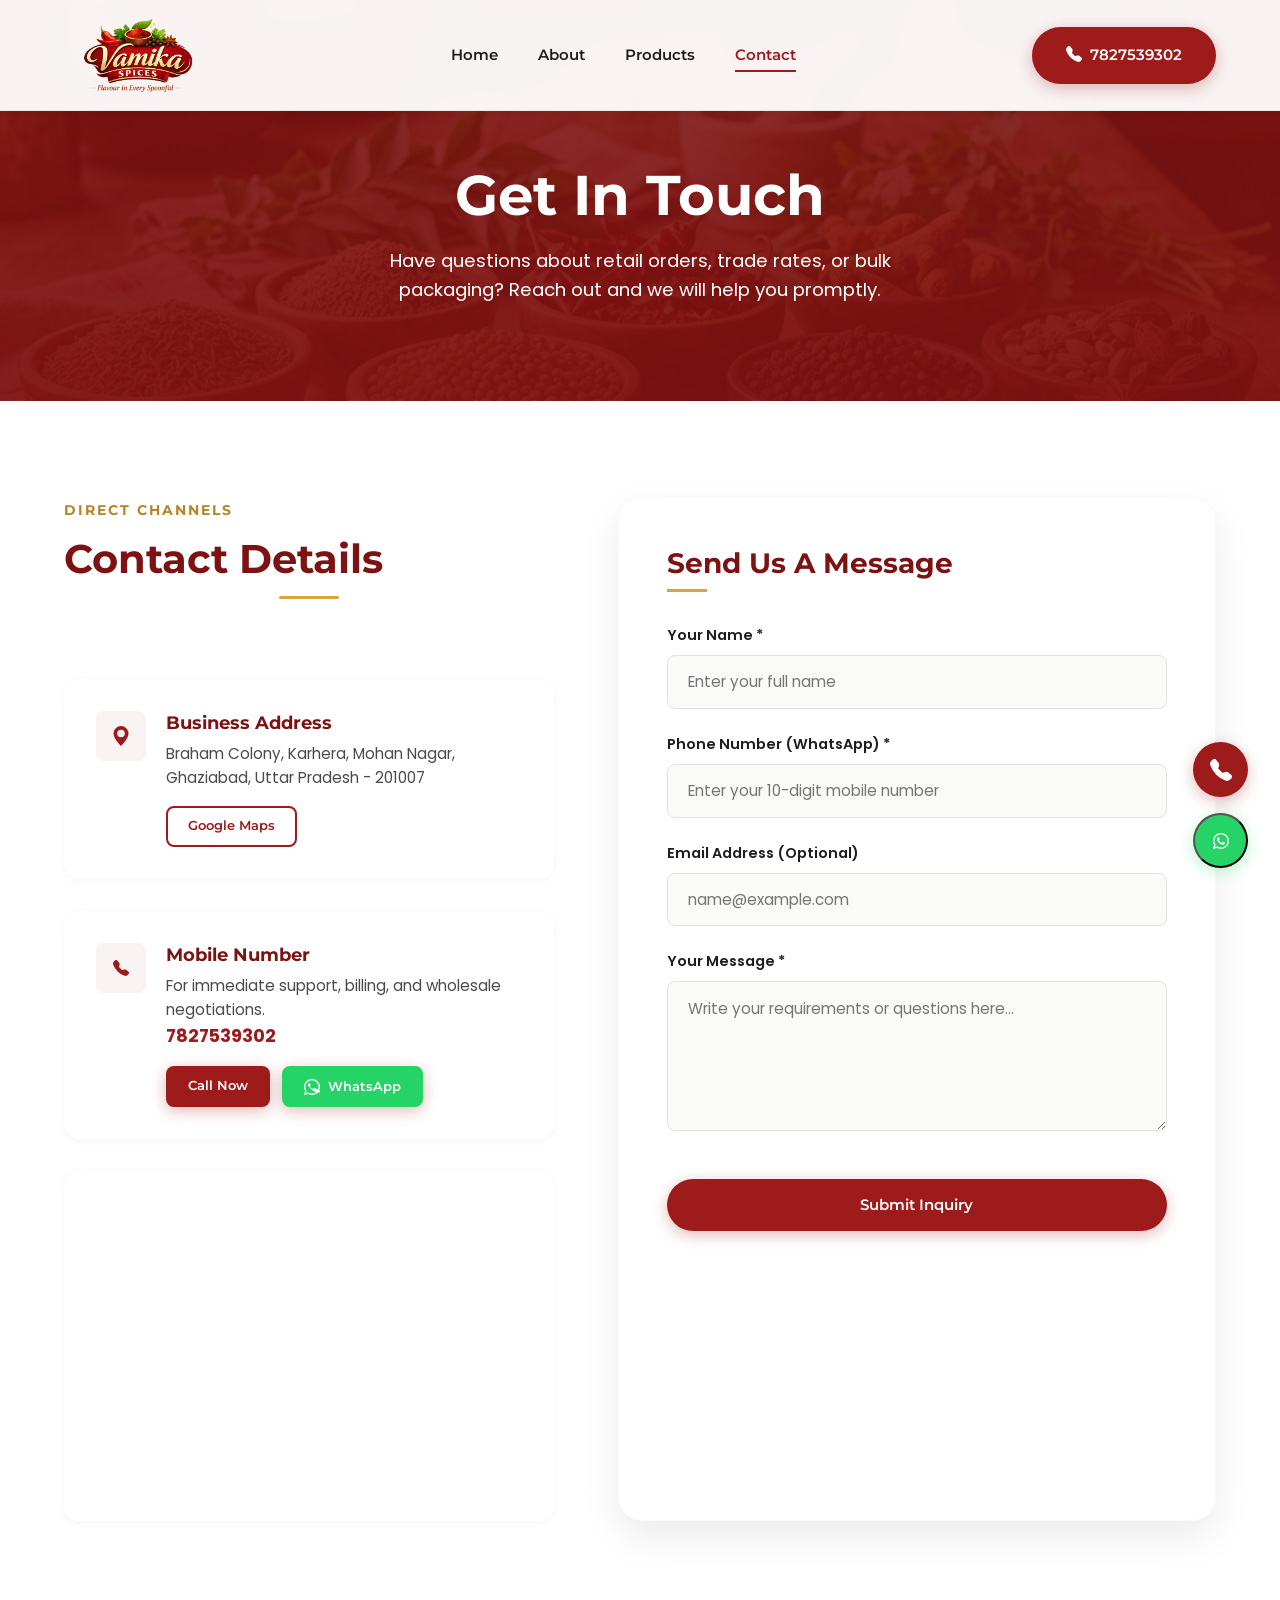
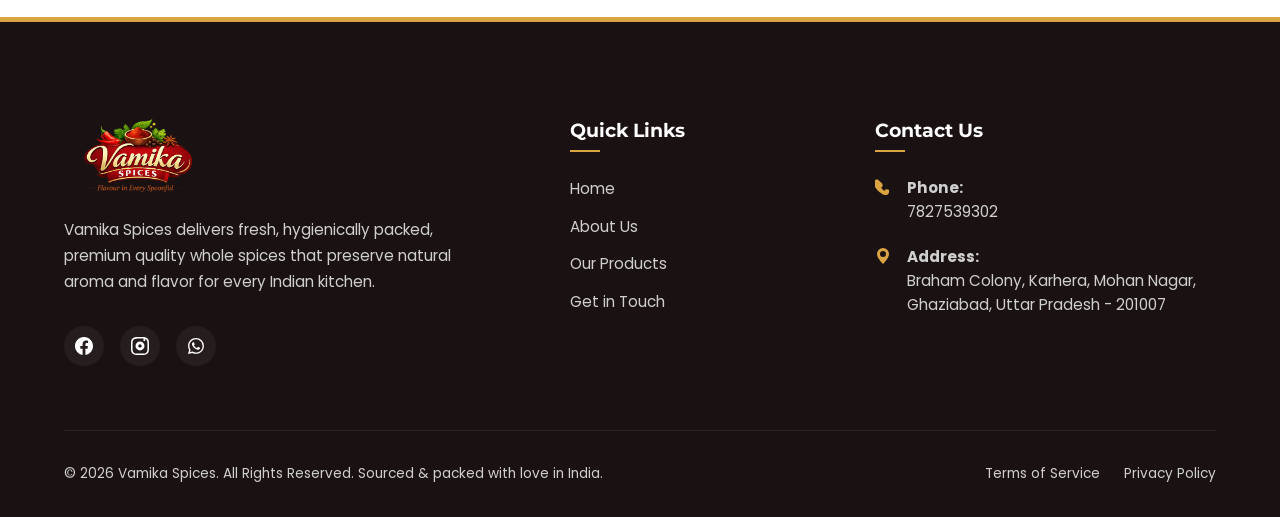
<file: contact.html>
<!DOCTYPE html>
<html lang="en">
   <head>
      <meta charset="UTF-8">
      <meta name="viewport" content="width=device-width, initial-scale=1.0">
      <meta name="description" content="Get in touch with Vamika Spices. Located at Braham Colony, Karhera, Mohan Nagar, Ghaziabad. Call us at 7827539302, send a WhatsApp or write a message.">
      <meta name="keywords" content="Vamika Spices Address, Ghaziabad Spice Factory, Spice Retailer Uttar Pradesh, Contact Vamika Spices, Spice Wholesale Inquiries">
      <meta name="author" content="Vamika Spices">
      <link rel="canonical" href="contact.html">
      <!-- Open Graph / Facebook -->
      <meta property="og:type" content="website">
      <meta property="og:title" content="Contact Us | Vamika Spices - Ghaziabad, Uttar Pradesh">
      <meta property="og:description" content="Reach out to Vamika Spices. Call, WhatsApp, locate us on Google Maps, or send an inquiry directly.">
      <meta property="og:image" content="assets/images/hero_spices.png">
      <title>Contact Us | Vamika Spices - Ghaziabad, Uttar Pradesh</title>
      <!-- Stylesheets -->
      <link rel="stylesheet" href="styles.css">
      <!-- Favicon -->
      <link rel="icon" type="image/png" href="assets/images/logo.png">
   </head>
   <body>
      <!-- Scroll Progress Bar -->
      <div class="scroll-progress"></div>
      <!-- Sticky Header -->
      <header>
         <div class="nav-container">
            <a href="index.html" class="logo-link" id="header-logo-link">
            <img src="assets/images/logo.png" alt="Vamika Spices Logo" class="logo-img">
            </a>
            <nav>
               <ul class="nav-menu">
                  <li class="nav-item"><a href="index.html" class="nav-link" id="nav-home">Home</a></li>
                  <li class="nav-item"><a href="about.html" class="nav-link" id="nav-about">About</a></li>
                  <li class="nav-item"><a href="products.html" class="nav-link" id="nav-products">Products</a></li>
                  <li class="nav-item"><a href="contact.html" class="nav-link" id="nav-contact">Contact</a></li>
                  <li class="nav-item mobile-only" style="margin-top: 1.5rem;">
                     <a href="tel:7827539302" class="btn btn-primary" style="width: 100%;">
                        <svg xmlns="http://www.w3.org/2000/svg" width="16" height="16" fill="currentColor" viewBox="0 0 16 16">
                           <path d="M1.885.511a1.745 1.745 0 0 1 2.61.163L6.29 2.98c.329.423.445.974.315 1.494l-.547 2.19a.678.678 0 0 0 .178.643l2.457 2.457a.678.678 0 0 0 .644.178l2.189-.547a1.745 1.745 0 0 1 1.494.315l2.306 1.794c.829.645.905 1.87.163 2.611l-1.034 1.034c-.74.74-1.846 1.065-2.877.702a18.634 18.634 0 0 1-7.01-4.42 18.634 18.634 0 0 1-4.42-7.009c-.362-1.03-.037-2.137.703-2.877L1.885.511z"/>
                        </svg>
                        Call Now
                     </a>
                  </li>
               </ul>
            </nav>
            <div class="header-cta">
               <a href="tel:7827539302" class="btn btn-primary" id="header-call-btn">
                  <svg xmlns="http://www.w3.org/2000/svg" width="16" height="16" fill="currentColor" viewBox="0 0 16 16" style="margin-top: -2px;">
                     <path d="M1.885.511a1.745 1.745 0 0 1 2.61.163L6.29 2.98c.329.423.445.974.315 1.494l-.547 2.19a.678.678 0 0 0 .178.643l2.457 2.457a.678.678 0 0 0 .644.178l2.189-.547a1.745 1.745 0 0 1 1.494.315l2.306 1.794c.829.645.905 1.87.163 2.611l-1.034 1.034c-.74.74-1.846 1.065-2.877.702a18.634 18.634 0 0 1-7.01-4.42 18.634 18.634 0 0 1-4.42-7.009c-.362-1.03-.037-2.137.703-2.877L1.885.511z"/>
                  </svg>
                  7827539302
               </a>
            </div>
            <!-- Hamburger Button for Mobile -->
            <button class="mobile-toggle" aria-label="Toggle Navigation Menu">
            <span></span>
            <span></span>
            <span></span>
            </button>
         </div>
      </header>
      <!-- Page Hero Banner -->
      <section class="page-hero">
         <div class="container">
            <h1 class="reveal">Get In Touch</h1>
            <p class="reveal delay-1">Have questions about retail orders, trade rates, or bulk packaging? Reach out and we will help you promptly.</p>
         </div>
      </section>
      <!-- Contact details and form layout -->
      <section class="section section-bg-white">
         <div class="container">
            <div class="contact-grid">
               <!-- Contact info panel -->
               <div class="contact-info-panel reveal-left">
                  <div class="section-header" style="text-align: left; margin-bottom: 2rem; max-width: 100%;">
                     <span>Direct Channels</span>
                     <h2>Contact Details</h2>
                  </div>
                  <!-- Address Card -->
                  <div class="contact-info-card">
                     <div class="contact-card-icon">
                        <svg xmlns="http://www.w3.org/2000/svg" width="20" height="20" fill="currentColor" viewBox="0 0 16 16">
                           <path d="M8 16s6-5.686 6-10A6 6 0 0 0 2 6c0 4.314 6 10 6 10zm0-7a3 3 0 1 1 0-6 3 3 0 0 1 0 6z"/>
                        </svg>
                     </div>
                     <div class="contact-card-details">
                        <h3>Business Address</h3>
                        <p>Braham Colony, Karhera, Mohan Nagar, Ghaziabad, Uttar Pradesh - 201007</p>
                        <div class="contact-card-actions">
                           <a href="https://maps.google.com/?q=Braham+Colony,+Karhera,+Mohan+Nagar,+Ghaziabad" target="_blank" class="btn btn-secondary">Google Maps</a>
                        </div>
                     </div>
                  </div>
                  <!-- Phone Card -->
                  <div class="contact-info-card">
                     <div class="contact-card-icon">
                        <svg xmlns="http://www.w3.org/2000/svg" width="16" height="16" fill="currentColor" class="bi bi-telephone-fill" viewBox="0 0 16 16">
                           <path fill-rule="evenodd" d="M1.885.511a1.745 1.745 0 0 1 2.61.163L6.29 2.98c.329.423.445.974.315 1.494l-.547 2.19a.68.68 0 0 0 .178.643l2.457 2.457a.68.68 0 0 0 .644.178l2.189-.547a1.75 1.75 0 0 1 1.494.315l2.306 1.794c.829.645.905 1.87.163 2.611l-1.034 1.034c-.74.74-1.846 1.065-2.877.702a18.6 18.6 0 0 1-7.01-4.42 18.6 18.6 0 0 1-4.42-7.009c-.362-1.03-.037-2.137.703-2.877z"/>
                        </svg>
                     </div>
                     <div class="contact-card-details">
                        <h3>Mobile Number</h3>
                        <p>For immediate support, billing, and wholesale negotiations.</p>
                        <p><strong><a href="tel:7827539302" style="font-size: 1.1rem; color: var(--primary);">7827539302</a></strong></p>
                        <div class="contact-card-actions">
                           <a href="tel:7827539302" class="btn btn-primary">Call Now</a>
                           <button class="btn btn-primary btn-inquiry" data-product="Direct Support Inquiry" style="background-color: #25D366; border-color: #25D366; color: white; display: inline-flex; align-items: center; gap: 8px;">
                              <svg xmlns="http://www.w3.org/2000/svg" width="16" height="16" fill="currentColor" viewBox="0 0 16 16">
                                 <path d="M13.601 2.326A7.854 7.854 0 0 0 7.994 0C3.627 0 .068 3.558.064 7.926c0 1.399.366 2.76 1.057 3.965L0 16l4.204-1.102a7.933 7.933 0 0 0 3.79.977h.004c4.368 0 7.926-3.559 7.93-7.93a7.897 7.897 0 0 0-2.327-5.621zM7.994 14.521a6.573 6.573 0 0 1-3.356-.92l-.24-.144-2.494.654.666-2.433-.156-.251a6.56 6.56 0 0 1-1.007-3.505c0-3.626 2.957-6.584 6.591-6.584a6.56 6.56 0 0 1 4.66 1.931 6.557 6.557 0 0 1 1.928 4.66c-.004 3.639-2.961 6.592-6.592 6.592zm3.69-4.98c-.202-.1-1.195-.59-1.378-.657-.183-.067-.317-.1-.449.1-.132.202-.511.657-.626.79-.114.133-.227.15-.429.05-.201-.1-.852-.315-1.625-.998-.6-.534-1.005-1.197-1.122-1.396-.117-.199-.012-.307.088-.407.09-.091.202-.234.302-.352.1-.117.133-.199.199-.332.066-.133.033-.25-.017-.35-.05-.1-.449-1.08-.617-1.485-.164-.396-.333-.341-.449-.347-.116-.006-.25-.006-.383-.006-.133 0-.35.05-.533.25-.183.2-.7.683-.7 1.66s.71 1.92 1.8 2.064c.108.014 2.19 3.35 5.3 4.693.74.32 1.317.51 1.77.653.743.236 1.419.203 1.952.124.594-.089 1.195-.49 1.365-.968.17-.478.17-.887.12-.968-.05-.08-.182-.132-.383-.232z"/>
                              </svg>
                              WhatsApp
                           </button>
                        </div>
                     </div>
                  </div>
                  <!-- Embedded Google Map -->
                  <div class="map-container">
                     <iframe src="https://www.google.com/maps/embed?pb=!1m18!1m12!1m3!1d3500.4674345266184!2d77.37890457630713!3d28.67566677564023!2m3!1f0!2f0!3f0!3m2!1i1024!2i768!4f13.1!3m3!1m2!1s0x390cf05d8f63bfad%3A0xc3c5f21226068d83!2sMohan%20Nagar%2C%20Ghaziabad%2C%20Uttar%20Pradesh%20201007!5e0!3m2!1sen!2sin!4v1782000000000!5m2!1sen!2sin" allowfullscreen="" loading="lazy" referrerpolicy="no-referrer-when-downgrade" title="Google Map location of Mohan Nagar Ghaziabad"></iframe>
                  </div>
               </div>
               <!-- Form Panel -->
               <div class="contact-form-panel reveal-right">
                  <!-- Success Banner -->
                  <div class="form-success-banner" id="success-banner">
                     <svg xmlns="http://www.w3.org/2000/svg" width="24" height="24" fill="currentColor" viewBox="0 0 16 16">
                        <path d="M16 8A8 8 0 1 1 0 8a8 8 0 0 1 16 0zm-3.97-3.03a.75.75 0 0 0-1.08.022L7.477 9.417 5.384 7.323a.75.75 0 0 0-1.06 1.06L6.97 11.03a.75.75 0 0 0 1.079-.02l3.992-4.99a.75.75 0 0 0-.01-1.05z"/>
                     </svg>
                     <div>
                        <h4>Message Sent Successfully!</h4>
                        <p>Thank you for reaching out to Vamika Spices. Our sales executive will call you shortly on your provided phone number.</p>
                     </div>
                  </div>
                  <h3>Send Us A Message</h3>
                  <form id="contact-form" novalidate>
                     <!-- Name Field -->
                     <div class="form-group">
                        <label for="name">Your Name *</label>
                        <input type="text" id="name" name="name" class="form-control" placeholder="Enter your full name">
                        <span class="form-error-msg"></span>
                     </div>
                     <!-- Phone Field -->
                     <div class="form-group">
                        <label for="phone">Phone Number (WhatsApp) *</label>
                        <input type="tel" id="phone" name="phone" class="form-control" placeholder="Enter your 10-digit mobile number">
                        <span class="form-error-msg"></span>
                     </div>
                     <!-- Email Field -->
                     <div class="form-group">
                        <label for="email">Email Address (Optional)</label>
                        <input type="email" id="email" name="email" class="form-control" placeholder="name@example.com">
                        <span class="form-error-msg"></span>
                     </div>
                     <!-- Message Field -->
                     <div class="form-group">
                        <label for="message">Your Message *</label>
                        <textarea id="message" name="message" class="form-control" placeholder="Write your requirements or questions here..."></textarea>
                        <span class="form-error-msg"></span>
                     </div>
                     <button type="submit" class="btn btn-primary" style="width: 100%; margin-top: 1rem;">Submit Inquiry</button>
                  </form>
               </div>
            </div>
         </div>
      </section>
      <!-- Footer -->
      <footer>
         <div class="container">
            <div class="footer-grid">
               <!-- Col 1: Brand Info -->
               <div class="footer-about">
                  <a href="index.html" class="logo-link">
                  <img src="assets/images/logo.png" alt="Vamika Spices Logo" class="logo-img">
                  </a>
                  <p>Vamika Spices delivers fresh, hygienically packed, premium quality whole spices that preserve natural aroma and flavor for every Indian kitchen.</p>
                  <div class="footer-socials">
                     <a href="https://www.facebook.com/vamikaspices" target="_blank" class="social-btn" aria-label="Facebook Link">
                        <svg xmlns="http://www.w3.org/2000/svg" width="18" height="18" fill="currentColor" viewBox="0 0 16 16">
                           <path d="M16 8.049c0-4.446-3.582-8.05-8-8.05C3.58 0-.002 3.603-.002 8.05c0 4.017 2.926 7.347 6.75 7.951v-5.625h-2.03V8.05H6.75V6.275c0-2.017 1.195-3.131 3.022-3.131.876 0 1.791.157 1.791.157v1.98h-1.009c-.993 0-1.303.621-1.303 1.258v1.51h2.218l-.354 2.326H9.25V16c3.824-.604 6.75-3.934 6.75-7.951z"/>
                        </svg>
                     </a>
                     <a href="https://www.instagram.com/vamikaspices" target="_blank" class="social-btn" aria-label="Instagram Link">
                        <svg xmlns="http://www.w3.org/2000/svg" width="18" height="18" fill="currentColor" viewBox="0 0 16 16">
                           <path d="M8 0C5.829 0 5.556.01 4.703.048 3.85.088 3.269.222 2.76.42a3.917 3.917 0 0 0-1.417.923A3.927 3.927 0 0 0 .42 2.76C.222 3.268.087 3.85.048 4.7.01 5.555 0 5.827 0 8.001c0 2.172.01 2.444.048 3.297.04.852.174 1.433.372 1.942.205.526.478.972.923 1.417.444.445.89.719 1.416.923.51.198 1.09.333 1.942.372C5.555 15.99 5.827 16 8 16s2.444-.01 3.298-.048c.851-.04 1.434-.174 1.943-.372a3.916 3.916 0 0 0 1.416-.923c.445-.445.718-.891.923-1.417.197-.509.332-1.09.372-1.942C15.99 10.445 16 10.173 16 8s-.01-2.445-.048-3.299c-.04-.851-.175-1.433-.372-1.941a3.926 3.926 0 0 0-.923-1.417A3.911 3.911 0 0 0 13.24.42c-.51-.198-1.092-.333-1.943-.372C10.443.01 10.172 0 7.999 0h.002zm-.008 1.44c2.146 0 2.397.007 3.246.046.793.036 1.223.169 1.508.28.378.146.647.32.931.604.284.284.458.553.604.931.11.285.243.715.28 1.508.039.849.046 1.1.046 3.246 0 2.146-.007 2.397-.046 3.246-.036.793-.169 1.223-.28 1.508a2.507 2.507 0 0 1-.604.931 2.507 2.507 0 0 1-.931.604c-.285.11-.715.243-1.508.28-.849.039-1.1.046-3.246.046-2.146 0-2.397-.007-3.246-.046-.793-.036-1.223-.169-1.508-.28a2.507 2.507 0 0 1-.931-.604 2.507 2.507 0 0 1-.604-.931c-.11-.285-.243-.715-.28-1.508-.039-.849-.046-1.1-.046-3.246 0-2.146.006-2.397.046-3.246.036-.793.169-1.223.28-1.508.146-.378.32-.647.604-.931.284-.284.553-.458.931-.604.285-.11.715-.243 1.508-.28.849-.039 1.1-.046 3.246-.046zm0 2.502a3.987 3.987 0 1 0 0 7.974 3.987 3.987 0 0 0 0-7.974zm0 5.474c-.818 0-1.487-.669-1.487-1.487s.669-1.487 1.487-1.487 1.487.669 1.487 1.487-.669 1.487-1.487 1.487zm3.846-5.698a1.01 1.01 0 1 0 0-2.017 1.01 1.01 0 0 0 0 2.017z"/>
                        </svg>
                     </a>
                     <a href="https://wa.me/917827539302" target="_blank" class="social-btn" aria-label="WhatsApp Link">
                        <svg xmlns="http://www.w3.org/2000/svg" width="16" height="16" fill="currentColor" class="bi bi-whatsapp" viewBox="0 0 16 16">
                           <path d="M13.601 2.326A7.85 7.85 0 0 0 7.994 0C3.627 0 .068 3.558.064 7.926c0 1.399.366 2.76 1.057 3.965L0 16l4.204-1.102a7.9 7.9 0 0 0 3.79.965h.004c4.368 0 7.926-3.558 7.93-7.93A7.9 7.9 0 0 0 13.6 2.326zM7.994 14.521a6.6 6.6 0 0 1-3.356-.92l-.24-.144-2.494.654.666-2.433-.156-.251a6.56 6.56 0 0 1-1.007-3.505c0-3.626 2.957-6.584 6.591-6.584a6.56 6.56 0 0 1 4.66 1.931 6.56 6.56 0 0 1 1.928 4.66c-.004 3.639-2.961 6.592-6.592 6.592m3.615-4.934c-.197-.099-1.17-.578-1.353-.646-.182-.065-.315-.099-.445.099-.133.197-.513.646-.627.775-.114.133-.232.148-.43.05-.197-.1-.836-.308-1.592-.985-.59-.525-.985-1.175-1.103-1.372-.114-.198-.011-.304.088-.403.087-.088.197-.232.296-.346.1-.114.133-.198.198-.33.065-.134.034-.248-.015-.347-.05-.099-.445-1.076-.612-1.47-.16-.389-.323-.335-.445-.34-.114-.007-.247-.007-.38-.007a.73.73 0 0 0-.529.247c-.182.198-.691.677-.691 1.654s.71 1.916.81 2.049c.098.133 1.394 2.132 3.383 2.992.47.205.84.326 1.129.418.475.152.904.129 1.246.08.38-.058 1.171-.48 1.338-.943.164-.464.164-.86.114-.943-.049-.084-.182-.133-.38-.232"/>
                        </svg>
                     </a>
                  </div>
               </div>
               <!-- Quick Links -->
               <div class="footer-links-col" style="padding-left: 2rem;">
                  <h3 class="footer-header">Quick Links</h3>
                  <ul class="footer-links">
                     <li class="footer-link-item"><a href="index.html">Home</a></li>
                     <li class="footer-link-item"><a href="about.html">About Us</a></li>
                     <li class="footer-link-item"><a href="products.html">Our Products</a></li>
                     <li class="footer-link-item"><a href="contact.html">Get in Touch</a></li>
                  </ul>
               </div>
               <!-- Contact Details -->
               <div class="footer-contact">
                  <h3 class="footer-header">Contact Us</h3>
                  <ul class="footer-contact-list">
                     <li class="footer-contact-item">
                        <svg xmlns="http://www.w3.org/2000/svg" width="16" height="16" fill="currentColor" viewBox="0 0 16 16">
                           <path d="M3.654 1.328a.678.678 0 0 0-.58-.63C3.07.675 2.627.6 2.224.6c-.547 0-1.12.071-1.6.22-1.168.363-2.14 1.635-2.14 2.875 0 2.2 1.5 5 4.5 8 3 3 5.8 4.5 8 4.5 1.24 0 2.512-.972 2.875-2.14.148-.48.22-1.053.22-1.6 0-.403-.075-.846-.128-1.296a.678.678 0 0 0-.63-.58l-2.07-.33c-.28-.044-.564.047-.732.258l-.98 1.22c-1.397-.73-2.587-1.92-3.317-3.32l1.22-.98c.211-.168.302-.452.258-.732l-.33-2.07z"/>
                        </svg>
                        <div>
                           <p><strong>Phone:</strong></p>
                           <p><a href="tel:7827539302">7827539302</a></p>
                        </div>
                     </li>
                     <li class="footer-contact-item">
                        <svg xmlns="http://www.w3.org/2000/svg" width="16" height="16" fill="currentColor" viewBox="0 0 16 16">
                           <path d="M8 16s6-5.686 6-10A6 6 0 0 0 2 6c0 4.314 6 10 6 10zm0-7a3 3 0 1 1 0-6 3 3 0 0 1 0 6z"/>
                        </svg>
                        <div>
                           <p><strong>Address:</strong></p>
                           <p>Braham Colony, Karhera, Mohan Nagar, Ghaziabad, Uttar Pradesh - 201007</p>
                        </div>
                     </li>
                  </ul>
               </div>
            </div>
            <!-- Footer Bottom -->
            <div class="footer-bottom">
               <p>&copy; 2026 Vamika Spices. All Rights Reserved. Sourced & packed with love in India.</p>
               <div class="footer-bottom-links">
                  <a href="contact.html">Terms of Service</a>
                  <a href="contact.html">Privacy Policy</a>
               </div>
            </div>
         </div>
      </footer>
      <!-- Floating Interactive Buttons -->
      <div class="floating-widgets">
         <div class="widget-btn widget-scrolltop" aria-label="Scroll to Top" id="scroll-to-top-btn">
            <svg xmlns="http://www.w3.org/2000/svg" width="20" height="20" fill="currentColor" viewBox="0 0 16 16">
               <path fill-rule="evenodd" d="M8 12a.5.5 0 0 0 .5-.5V5.707l2.146 2.147a.5.5 0 0 0 .708-.708l-3-3a.5.5 0 0 0-.708 0l-3 3a.5.5 0 1 0 .708.708L7.5 5.707V11.5a.5.5 0 0 0 .5.5z"/>
            </svg>
         </div>
         <a href="tel:7827539302" class="widget-btn widget-call" aria-label="Call Vamika Spices" id="floating-call-btn">
            <svg xmlns="http://www.w3.org/2000/svg" width="22" height="22" fill="currentColor" viewBox="0 0 16 16">
            <path d="M1.885.511a1.745 1.745 0 0 1 2.61.163L6.29 2.98c.329.423.445.974.315 1.494l-.547 2.19a.678.678 0 0 0 .178.643l2.457 2.457a.678.678 0 0 0 .644.178l2.189-.547a1.745 1.745 0 0 1 1.494.315l2.306 1.794c.829.645.905 1.87.163 2.611l-1.034 1.034c-.74.74-1.846 1.065-2.877.702a18.634 18.634 0 0 1-7.01-4.42 18.634 18.634 0 0 1-4.42-7.009c-.362-1.03-.037-2.137.703-2.877L1.885.511z"/>
         </a >
         <button class="widget-btn widget-whatsapp btn-inquiry" data-product="Whole Spices" aria-label="WhatsApp Vamika Spices" id="floating-whatsapp-btn">
            <svg xmlns="http://www.w3.org/2000/svg" width="16" height="16" fill="currentColor" class="bi bi-whatsapp" viewBox="0 0 16 16">
               <path d="M13.601 2.326A7.85 7.85 0 0 0 7.994 0C3.627 0 .068 3.558.064 7.926c0 1.399.366 2.76 1.057 3.965L0 16l4.204-1.102a7.9 7.9 0 0 0 3.79.965h.004c4.368 0 7.926-3.558 7.93-7.93A7.9 7.9 0 0 0 13.6 2.326zM7.994 14.521a6.6 6.6 0 0 1-3.356-.92l-.24-.144-2.494.654.666-2.433-.156-.251a6.56 6.56 0 0 1-1.007-3.505c0-3.626 2.957-6.584 6.591-6.584a6.56 6.56 0 0 1 4.66 1.931 6.56 6.56 0 0 1 1.928 4.66c-.004 3.639-2.961 6.592-6.592 6.592m3.615-4.934c-.197-.099-1.17-.578-1.353-.646-.182-.065-.315-.099-.445.099-.133.197-.513.646-.627.775-.114.133-.232.148-.43.05-.197-.1-.836-.308-1.592-.985-.59-.525-.985-1.175-1.103-1.372-.114-.198-.011-.304.088-.403.087-.088.197-.232.296-.346.1-.114.133-.198.198-.33.065-.134.034-.248-.015-.347-.05-.099-.445-1.076-.612-1.47-.16-.389-.323-.335-.445-.34-.114-.007-.247-.007-.38-.007a.73.73 0 0 0-.529.247c-.182.198-.691.677-.691 1.654s.71 1.916.81 2.049c.098.133 1.394 2.132 3.383 2.992.47.205.84.326 1.129.418.475.152.904.129 1.246.08.38-.058 1.171-.48 1.338-.943.164-.464.164-.86.114-.943-.049-.084-.182-.133-.38-.232"/>
            </svg>
         </button>
      </div>
      <!-- Scripts -->
      <script src="script.js"></script>
   </body>
</html>
</file>
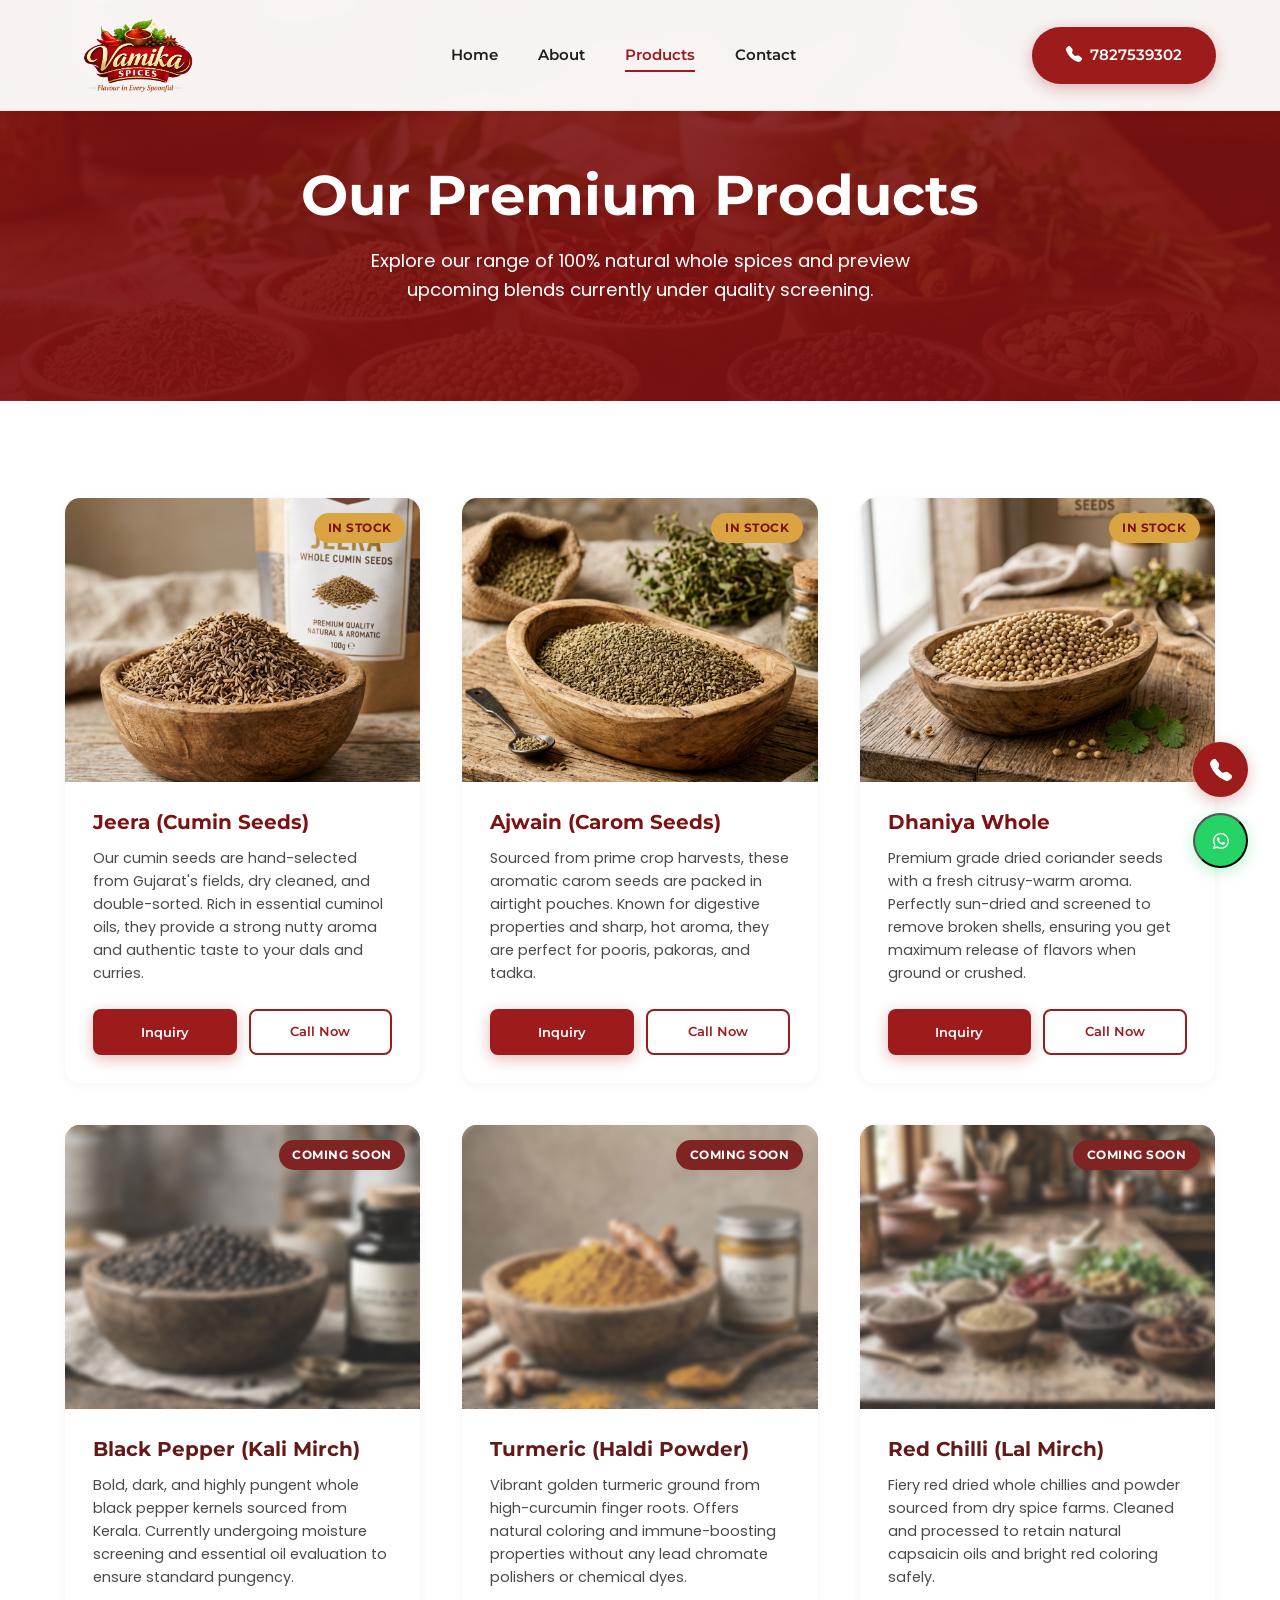
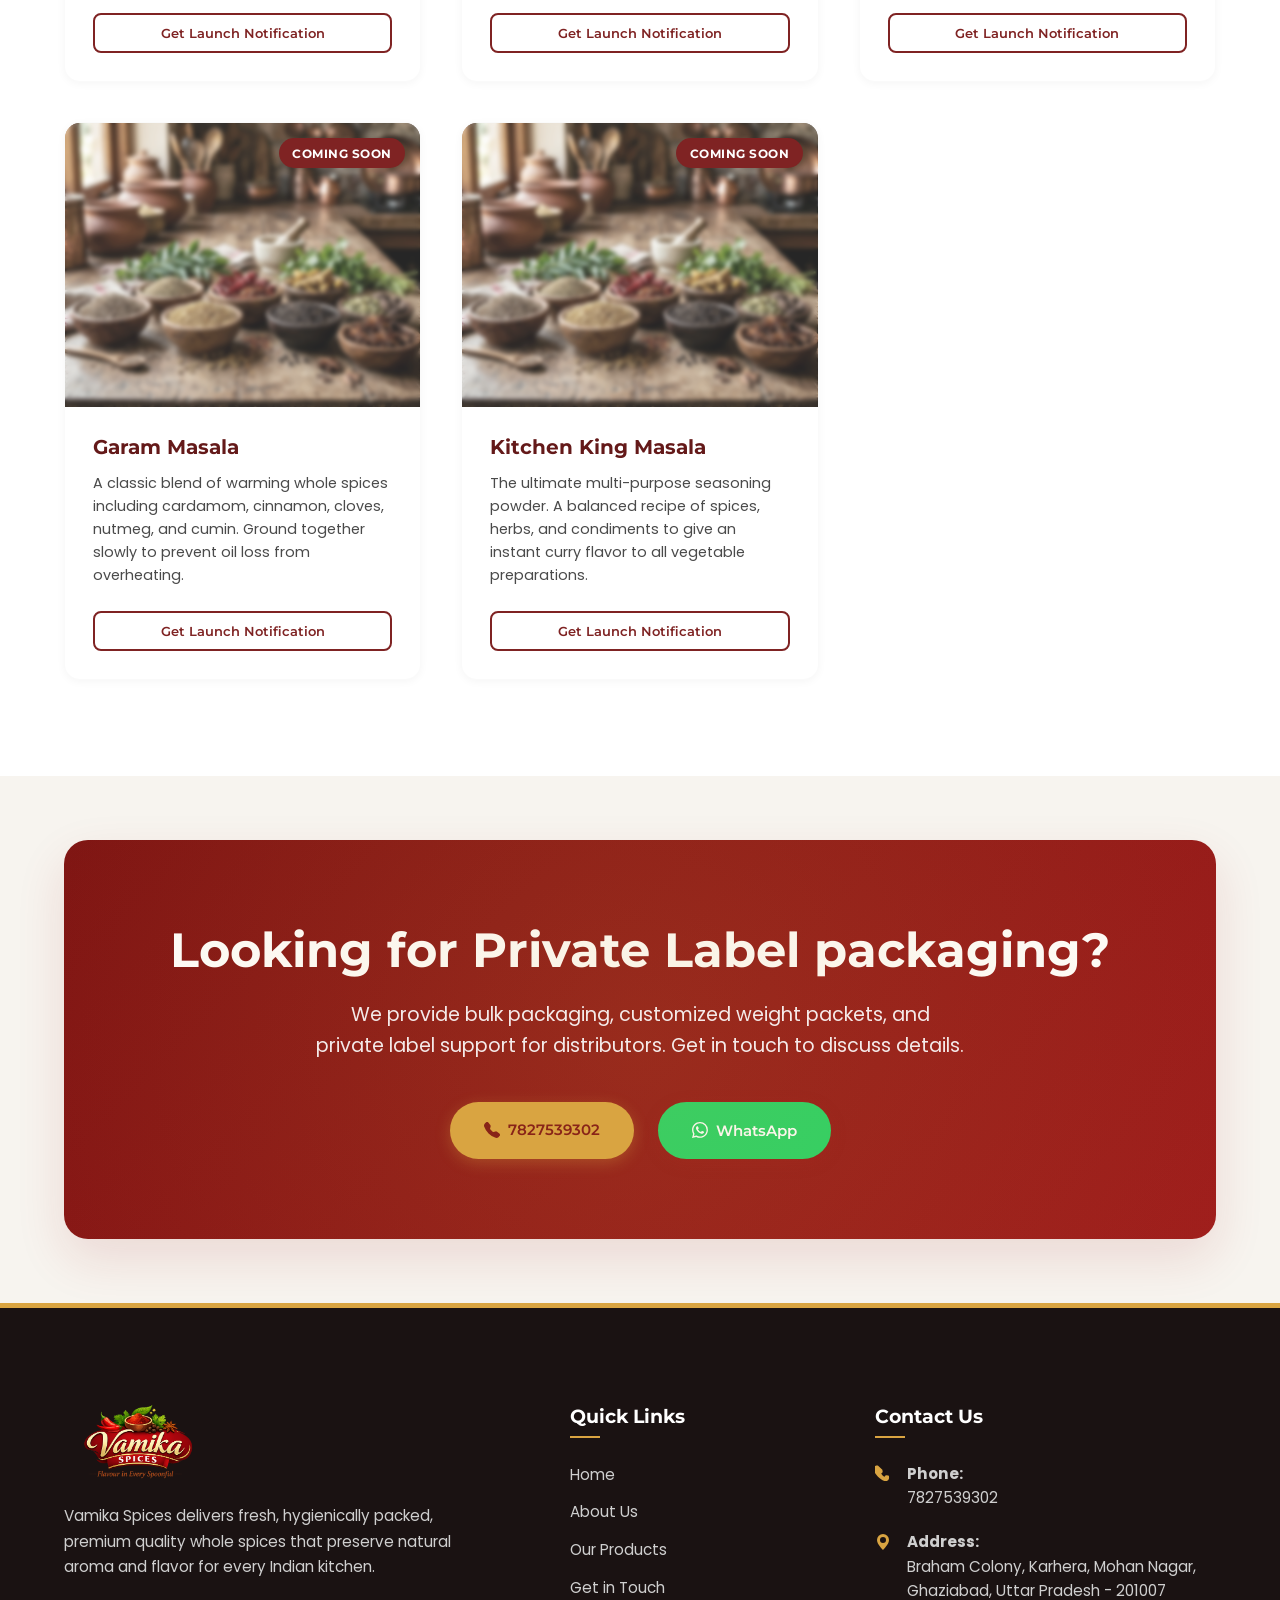
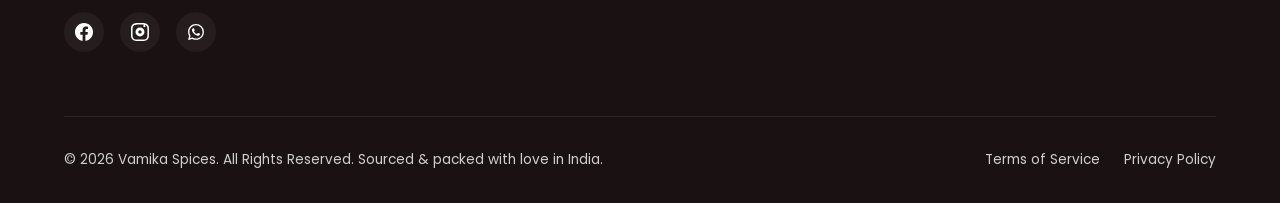
<file: products.html>
<!DOCTYPE html>
<html lang="en">
   <head>
      <meta charset="UTF-8">
      <meta name="viewport" content="width=device-width, initial-scale=1.0">
      <meta name="description" content="Browse the product catalog of Vamika Spices. Explore premium whole Cumin Seeds (Jeera), Carom Seeds (Ajwain), Coriander Seeds (Dhaniya), and preview upcoming spice ranges.">
      <meta name="keywords" content="Vamika Spices Products, Jeera Price Ghaziabad, Buy Ajwain Whole, Dhaniya Seeds Mohan Nagar, Indian Spice Shop">
      <meta name="author" content="Vamika Spices">
      <link rel="canonical" href="products.html">
      <!-- Open Graph / Facebook -->
      <meta property="og:type" content="website">
      <meta property="og:title" content="Our Spices | Premium Whole Spices Catalog - Vamika Spices">
      <meta property="og:description" content="Explore our premium whole Cumin Seeds (Jeera), Carom Seeds (Ajwain), and Coriander Seeds (Dhaniya). Sourced cleanly, packed hygienically.">
      <meta property="og:image" content="assets/images/hero_spices.png">
      <title>Our Spices | Premium Whole Spices Catalog - Vamika Spices</title>
      <!-- Stylesheets -->
      <link rel="stylesheet" href="styles.css">
      <!-- Favicon -->
      <link rel="icon" type="image/png" href="assets/images/logo.png">
   </head>
   <body>
      <!-- Scroll Progress Bar -->
      <div class="scroll-progress"></div>
      <!-- Sticky Header -->
      <header>
         <div class="nav-container">
            <a href="index.html" class="logo-link" id="header-logo-link">
            <img src="assets/images/logo.png" alt="Vamika Spices Logo" class="logo-img">
            </a>
            <nav>
               <ul class="nav-menu">
                  <li class="nav-item"><a href="index.html" class="nav-link" id="nav-home">Home</a></li>
                  <li class="nav-item"><a href="about.html" class="nav-link" id="nav-about">About</a></li>
                  <li class="nav-item"><a href="products.html" class="nav-link" id="nav-products">Products</a></li>
                  <li class="nav-item"><a href="contact.html" class="nav-link" id="nav-contact">Contact</a></li>
                  <li class="nav-item mobile-only" style="margin-top: 1.5rem;">
                     <a href="tel:7827539302" class="btn btn-primary" style="width: 100%;">
                        <svg xmlns="http://www.w3.org/2000/svg" width="16" height="16" fill="currentColor" viewBox="0 0 16 16">
                           <path d="M1.885.511a1.745 1.745 0 0 1 2.61.163L6.29 2.98c.329.423.445.974.315 1.494l-.547 2.19a.678.678 0 0 0 .178.643l2.457 2.457a.678.678 0 0 0 .644.178l2.189-.547a1.745 1.745 0 0 1 1.494.315l2.306 1.794c.829.645.905 1.87.163 2.611l-1.034 1.034c-.74.74-1.846 1.065-2.877.702a18.634 18.634 0 0 1-7.01-4.42 18.634 18.634 0 0 1-4.42-7.009c-.362-1.03-.037-2.137.703-2.877L1.885.511z"/>
                        </svg>
                        Call Now
                     </a>
                  </li>
               </ul>
            </nav>
            <div class="header-cta">
               <a href="tel:7827539302" class="btn btn-primary" id="header-call-btn">
                  <svg xmlns="http://www.w3.org/2000/svg" width="16" height="16" fill="currentColor" viewBox="0 0 16 16" style="margin-top: -2px;">
                     <path d="M1.885.511a1.745 1.745 0 0 1 2.61.163L6.29 2.98c.329.423.445.974.315 1.494l-.547 2.19a.678.678 0 0 0 .178.643l2.457 2.457a.678.678 0 0 0 .644.178l2.189-.547a1.745 1.745 0 0 1 1.494.315l2.306 1.794c.829.645.905 1.87.163 2.611l-1.034 1.034c-.74.74-1.846 1.065-2.877.702a18.634 18.634 0 0 1-7.01-4.42 18.634 18.634 0 0 1-4.42-7.009c-.362-1.03-.037-2.137.703-2.877L1.885.511z"/>
                  </svg>
                  7827539302
               </a>
            </div>
            <!-- Hamburger Button for Mobile -->
            <button class="mobile-toggle" aria-label="Toggle Navigation Menu">
            <span></span>
            <span></span>
            <span></span>
            </button>
         </div>
      </header>
      <!-- Page Hero Banner -->
      <section class="page-hero">
         <div class="container">
            <h1 class="reveal">Our Premium Products</h1>
            <p class="reveal delay-1">Explore our range of 100% natural whole spices and preview upcoming blends currently under quality screening.</p>
         </div>
      </section>
      <!-- Products Catalog Grid -->
      <section class="section section-bg-white">
         <div class="container">
            <div class="product-grid">
               <!-- Product 1: Jeera -->
               <div class="product-card reveal delay-1">
                  <span class="badge">In Stock</span>
                  <div class="product-img-container">
                     <img src="assets/images/jeera.png" alt="Premium Whole Jeera Seeds" class="product-img" loading="lazy">
                  </div>
                  <div class="product-info">
                     <h3>Jeera (Cumin Seeds)</h3>
                     <p>Our cumin seeds are hand-selected from Gujarat's fields, dry cleaned, and double-sorted. Rich in essential cuminol oils, they provide a strong nutty aroma and authentic taste to your dals and curries.</p>
                     <div class="product-actions">
                        <button class="btn btn-primary btn-inquiry" data-product="Jeera (Cumin Seeds)">Inquiry</button>
                        <a href="tel:7827539302" class="btn btn-secondary">Call Now</a>
                     </div>
                  </div>
               </div>
               <!-- Product 2: Ajwain -->
               <div class="product-card reveal delay-2">
                  <span class="badge">In Stock</span>
                  <div class="product-img-container">
                     <img src="assets/images/ajwain.png" alt="Fresh Ajwain Seeds" class="product-img" loading="lazy">
                  </div>
                  <div class="product-info">
                     <h3>Ajwain (Carom Seeds)</h3>
                     <p>Sourced from prime crop harvests, these aromatic carom seeds are packed in airtight pouches. Known for digestive properties and sharp, hot aroma, they are perfect for pooris, pakoras, and tadka.</p>
                     <div class="product-actions">
                        <button class="btn btn-primary btn-inquiry" data-product="Ajwain (Carom Seeds)">Inquiry</button>
                        <a href="tel:7827539302" class="btn btn-secondary">Call Now</a>
                     </div>
                  </div>
               </div>
               <!-- Product 3: Dhaniya Whole -->
               <div class="product-card reveal delay-3">
                  <span class="badge">In Stock</span>
                  <div class="product-img-container">
                     <img src="assets/images/dhaniya.png" alt="Whole Dhaniya Seeds" class="product-img" loading="lazy">
                  </div>
                  <div class="product-info">
                     <h3>Dhaniya Whole</h3>
                     <p>Premium grade dried coriander seeds with a fresh citrusy-warm aroma. Perfectly sun-dried and screened to remove broken shells, ensuring you get maximum release of flavors when ground or crushed.</p>
                     <div class="product-actions">
                        <button class="btn btn-primary btn-inquiry" data-product="Dhaniya Whole">Inquiry</button>
                        <a href="tel:7827539302" class="btn btn-secondary">Call Now</a>
                     </div>
                  </div>
               </div>
               <!-- Product 4: Black Pepper (Coming Soon) -->
               <div class="product-card product-card-coming-soon reveal delay-1">
                  <span class="badge badge-coming">Coming Soon</span>
                  <div class="product-img-container">
                     <img src="assets/images/black_pepper.png" alt="Whole Black Peppercorns" class="product-img" loading="lazy">
                  </div>
                  <div class="product-info">
                     <h3>Black Pepper (Kali Mirch)</h3>
                     <p>Bold, dark, and highly pungent whole black pepper kernels sourced from Kerala. Currently undergoing moisture screening and essential oil evaluation to ensure standard pungency.</p>
                     <div class="product-actions">
                        <button class="btn btn-secondary btn-inquiry" data-product="Black Pepper" style="grid-column: span 2; width: 100%;">Get Launch Notification</button>
                     </div>
                  </div>
               </div>
               <!-- Product 5: Turmeric (Coming Soon) -->
               <div class="product-card product-card-coming-soon reveal delay-2">
                  <span class="badge badge-coming">Coming Soon</span>
                  <div class="product-img-container">
                     <img src="assets/images/turmeric.png" alt="Golden Turmeric roots and powder" class="product-img" loading="lazy">
                  </div>
                  <div class="product-info">
                     <h3>Turmeric (Haldi Powder)</h3>
                     <p>Vibrant golden turmeric ground from high-curcumin finger roots. Offers natural coloring and immune-boosting properties without any lead chromate polishers or chemical dyes.</p>
                     <div class="product-actions">
                        <button class="btn btn-secondary btn-inquiry" data-product="Turmeric" style="grid-column: span 2; width: 100%;">Get Launch Notification</button>
                     </div>
                  </div>
               </div>
               <!-- Product 6: Red Chilli (Coming Soon) -->
               <div class="product-card product-card-coming-soon reveal delay-3">
                  <span class="badge badge-coming">Coming Soon</span>
                  <div class="product-img-container">
                     <!-- Use hero spices with heavier overlay since we don't have red chilli image -->
                     <img src="assets/images/hero_spices.png" alt="Whole Red Chilli" class="product-img" loading="lazy">
                  </div>
                  <div class="product-info">
                     <h3>Red Chilli (Lal Mirch)</h3>
                     <p>Fiery red dried whole chillies and powder sourced from dry spice farms. Cleaned and processed to retain natural capsaicin oils and bright red coloring safely.</p>
                     <div class="product-actions">
                        <button class="btn btn-secondary btn-inquiry" data-product="Red Chilli" style="grid-column: span 2; width: 100%;">Get Launch Notification</button>
                     </div>
                  </div>
               </div>
               <!-- Product 7: Garam Masala (Coming Soon) -->
               <div class="product-card product-card-coming-soon reveal delay-1">
                  <span class="badge badge-coming">Coming Soon</span>
                  <div class="product-img-container">
                     <img src="assets/images/hero_spices.png" alt="Garam Masala Blend" class="product-img" loading="lazy">
                  </div>
                  <div class="product-info">
                     <h3>Garam Masala</h3>
                     <p>A classic blend of warming whole spices including cardamom, cinnamon, cloves, nutmeg, and cumin. Ground together slowly to prevent oil loss from overheating.</p>
                     <div class="product-actions">
                        <button class="btn btn-secondary btn-inquiry" data-product="Garam Masala Blend" style="grid-column: span 2; width: 100%;">Get Launch Notification</button>
                     </div>
                  </div>
               </div>
               <!-- Product 8: Kitchen King Masala (Coming Soon) -->
               <div class="product-card product-card-coming-soon reveal delay-2">
                  <span class="badge badge-coming">Coming Soon</span>
                  <div class="product-img-container">
                     <img src="assets/images/hero_spices.png" alt="Kitchen King Masala Blend" class="product-img" loading="lazy">
                  </div>
                  <div class="product-info">
                     <h3>Kitchen King Masala</h3>
                     <p>The ultimate multi-purpose seasoning powder. A balanced recipe of spices, herbs, and condiments to give an instant curry flavor to all vegetable preparations.</p>
                     <div class="product-actions">
                        <button class="btn btn-secondary btn-inquiry" data-product="Kitchen King Masala" style="grid-column: span 2; width: 100%;">Get Launch Notification</button>
                     </div>
                  </div>
               </div>
            </div>
         </div>
      </section>
      <!-- Call to Action Banner -->
      <section class="section section-bg-warm" style="padding-top: 4rem; padding-bottom: 4rem;">
         <div class="container">
            <div class="cta-banner reveal">
               <h2>Looking for Private Label packaging?</h2>
               <p>We provide bulk packaging, customized weight packets, and private label support for distributors. Get in touch to discuss details.</p>
               <div class="cta-btns">
                  <a href="tel:7827539302" class="btn btn-gold">
                     <svg xmlns="http://www.w3.org/2000/svg" width="16" height="16" fill="currentColor" viewBox="0 0 16 16">
                        <path d="M1.885.511a1.745 1.745 0 0 1 2.61.163L6.29 2.98c.329.423.445.974.315 1.494l-.547 2.19a.678.678 0 0 0 .178.643l2.457 2.457a.678.678 0 0 0 .644.178l2.189-.547a1.745 1.745 0 0 1 1.494.315l2.306 1.794c.829.645.905 1.87.163 2.611l-1.034 1.034c-.74.74-1.846 1.065-2.877.702a18.634 18.634 0 0 1-7.01-4.42 18.634 18.634 0 0 1-4.42-7.009c-.362-1.03-.037-2.137.703-2.877L1.885.511z"/>
                     </svg>
                     7827539302
                  </a>
                  <button class="btn btn-primary btn-inquiry" data-product="Bulk Packaging Options" style="background-color: #25D366; border-color: #25D366; color: white;">
                     <svg xmlns="http://www.w3.org/2000/svg" width="16" height="16" fill="currentColor" class="bi bi-whatsapp" viewBox="0 0 16 16">
                        <path d="M13.601 2.326A7.85 7.85 0 0 0 7.994 0C3.627 0 .068 3.558.064 7.926c0 1.399.366 2.76 1.057 3.965L0 16l4.204-1.102a7.9 7.9 0 0 0 3.79.965h.004c4.368 0 7.926-3.558 7.93-7.93A7.9 7.9 0 0 0 13.6 2.326zM7.994 14.521a6.6 6.6 0 0 1-3.356-.92l-.24-.144-2.494.654.666-2.433-.156-.251a6.56 6.56 0 0 1-1.007-3.505c0-3.626 2.957-6.584 6.591-6.584a6.56 6.56 0 0 1 4.66 1.931 6.56 6.56 0 0 1 1.928 4.66c-.004 3.639-2.961 6.592-6.592 6.592m3.615-4.934c-.197-.099-1.17-.578-1.353-.646-.182-.065-.315-.099-.445.099-.133.197-.513.646-.627.775-.114.133-.232.148-.43.05-.197-.1-.836-.308-1.592-.985-.59-.525-.985-1.175-1.103-1.372-.114-.198-.011-.304.088-.403.087-.088.197-.232.296-.346.1-.114.133-.198.198-.33.065-.134.034-.248-.015-.347-.05-.099-.445-1.076-.612-1.47-.16-.389-.323-.335-.445-.34-.114-.007-.247-.007-.38-.007a.73.73 0 0 0-.529.247c-.182.198-.691.677-.691 1.654s.71 1.916.81 2.049c.098.133 1.394 2.132 3.383 2.992.47.205.84.326 1.129.418.475.152.904.129 1.246.08.38-.058 1.171-.48 1.338-.943.164-.464.164-.86.114-.943-.049-.084-.182-.133-.38-.232"/>
                     </svg>
                     WhatsApp
                  </button>
               </div>
            </div>
         </div>
      </section>
      <!-- Footer -->
      <footer>
         <div class="container">
            <div class="footer-grid">
               <!-- Col 1: Brand Info -->
               <div class="footer-about">
                  <a href="index.html" class="logo-link">
                  <img src="assets/images/logo.png" alt="Vamika Spices Logo" class="logo-img">
                  </a>
                  <p>Vamika Spices delivers fresh, hygienically packed, premium quality whole spices that preserve natural aroma and flavor for every Indian kitchen.</p>
                  <div class="footer-socials">
                     <a href="https://www.facebook.com/vamikaspices" target="_blank" class="social-btn" aria-label="Facebook Link">
                        <svg xmlns="http://www.w3.org/2000/svg" width="18" height="18" fill="currentColor" viewBox="0 0 16 16">
                           <path d="M16 8.049c0-4.446-3.582-8.05-8-8.05C3.58 0-.002 3.603-.002 8.05c0 4.017 2.926 7.347 6.75 7.951v-5.625h-2.03V8.05H6.75V6.275c0-2.017 1.195-3.131 3.022-3.131.876 0 1.791.157 1.791.157v1.98h-1.009c-.993 0-1.303.621-1.303 1.258v1.51h2.218l-.354 2.326H9.25V16c3.824-.604 6.75-3.934 6.75-7.951z"/>
                        </svg>
                     </a>
                     <a href="https://www.instagram.com/vamikaspices" target="_blank" class="social-btn" aria-label="Instagram Link">
                        <svg xmlns="http://www.w3.org/2000/svg" width="18" height="18" fill="currentColor" viewBox="0 0 16 16">
                           <path d="M8 0C5.829 0 5.556.01 4.703.048 3.85.088 3.269.222 2.76.42a3.917 3.917 0 0 0-1.417.923A3.927 3.927 0 0 0 .42 2.76C.222 3.268.087 3.85.048 4.7.01 5.555 0 5.827 0 8.001c0 2.172.01 2.444.048 3.297.04.852.174 1.433.372 1.942.205.526.478.972.923 1.417.444.445.89.719 1.416.923.51.198 1.09.333 1.942.372C5.555 15.99 5.827 16 8 16s2.444-.01 3.298-.048c.851-.04 1.434-.174 1.943-.372a3.916 3.916 0 0 0 1.416-.923c.445-.445.718-.891.923-1.417.197-.509.332-1.09.372-1.942C15.99 10.445 16 10.173 16 8s-.01-2.445-.048-3.299c-.04-.851-.175-1.433-.372-1.941a3.926 3.926 0 0 0-.923-1.417A3.911 3.911 0 0 0 13.24.42c-.51-.198-1.092-.333-1.943-.372C10.443.01 10.172 0 7.999 0h.002zm-.008 1.44c2.146 0 2.397.007 3.246.046.793.036 1.223.169 1.508.28.378.146.647.32.931.604.284.284.458.553.604.931.11.285.243.715.28 1.508.039.849.046 1.1.046 3.246 0 2.146-.007 2.397-.046 3.246-.036.793-.169 1.223-.28 1.508a2.507 2.507 0 0 1-.604.931 2.507 2.507 0 0 1-.931.604c-.285.11-.715.243-1.508.28-.849.039-1.1.046-3.246.046-2.146 0-2.397-.007-3.246-.046-.793-.036-1.223-.169-1.508-.28a2.507 2.507 0 0 1-.931-.604 2.507 2.507 0 0 1-.604-.931c-.11-.285-.243-.715-.28-1.508-.039-.849-.046-1.1-.046-3.246 0-2.146.006-2.397.046-3.246.036-.793.169-1.223.28-1.508.146-.378.32-.647.604-.931.284-.284.553-.458.931-.604.285-.11.715-.243 1.508-.28.849-.039 1.1-.046 3.246-.046zm0 2.502a3.987 3.987 0 1 0 0 7.974 3.987 3.987 0 0 0 0-7.974zm0 5.474c-.818 0-1.487-.669-1.487-1.487s.669-1.487 1.487-1.487 1.487.669 1.487 1.487-.669 1.487-1.487 1.487zm3.846-5.698a1.01 1.01 0 1 0 0-2.017 1.01 1.01 0 0 0 0 2.017z"/>
                        </svg>
                     </a>
                     <a href="https://wa.me/917827539302" target="_blank" class="social-btn" aria-label="WhatsApp Link">
                        <svg xmlns="http://www.w3.org/2000/svg" width="16" height="16" fill="currentColor" class="bi bi-whatsapp" viewBox="0 0 16 16">
                           <path d="M13.601 2.326A7.85 7.85 0 0 0 7.994 0C3.627 0 .068 3.558.064 7.926c0 1.399.366 2.76 1.057 3.965L0 16l4.204-1.102a7.9 7.9 0 0 0 3.79.965h.004c4.368 0 7.926-3.558 7.93-7.93A7.9 7.9 0 0 0 13.6 2.326zM7.994 14.521a6.6 6.6 0 0 1-3.356-.92l-.24-.144-2.494.654.666-2.433-.156-.251a6.56 6.56 0 0 1-1.007-3.505c0-3.626 2.957-6.584 6.591-6.584a6.56 6.56 0 0 1 4.66 1.931 6.56 6.56 0 0 1 1.928 4.66c-.004 3.639-2.961 6.592-6.592 6.592m3.615-4.934c-.197-.099-1.17-.578-1.353-.646-.182-.065-.315-.099-.445.099-.133.197-.513.646-.627.775-.114.133-.232.148-.43.05-.197-.1-.836-.308-1.592-.985-.59-.525-.985-1.175-1.103-1.372-.114-.198-.011-.304.088-.403.087-.088.197-.232.296-.346.1-.114.133-.198.198-.33.065-.134.034-.248-.015-.347-.05-.099-.445-1.076-.612-1.47-.16-.389-.323-.335-.445-.34-.114-.007-.247-.007-.38-.007a.73.73 0 0 0-.529.247c-.182.198-.691.677-.691 1.654s.71 1.916.81 2.049c.098.133 1.394 2.132 3.383 2.992.47.205.84.326 1.129.418.475.152.904.129 1.246.08.38-.058 1.171-.48 1.338-.943.164-.464.164-.86.114-.943-.049-.084-.182-.133-.38-.232"/>
                        </svg>
                     </a>
                  </div>
               </div>
               <!-- Quick Links -->
               <div class="footer-links-col" style="padding-left: 2rem;">
                  <h3 class="footer-header">Quick Links</h3>
                  <ul class="footer-links">
                     <li class="footer-link-item"><a href="index.html">Home</a></li>
                     <li class="footer-link-item"><a href="about.html">About Us</a></li>
                     <li class="footer-link-item"><a href="products.html">Our Products</a></li>
                     <li class="footer-link-item"><a href="contact.html">Get in Touch</a></li>
                  </ul>
               </div>
               <!-- Contact Details -->
               <div class="footer-contact">
                  <h3 class="footer-header">Contact Us</h3>
                  <ul class="footer-contact-list">
                     <li class="footer-contact-item">
                        <svg xmlns="http://www.w3.org/2000/svg" width="16" height="16" fill="currentColor" viewBox="0 0 16 16">
                           <path d="M3.654 1.328a.678.678 0 0 0-.58-.63C3.07.675 2.627.6 2.224.6c-.547 0-1.12.071-1.6.22-1.168.363-2.14 1.635-2.14 2.875 0 2.2 1.5 5 4.5 8 3 3 5.8 4.5 8 4.5 1.24 0 2.512-.972 2.875-2.14.148-.48.22-1.053.22-1.6 0-.403-.075-.846-.128-1.296a.678.678 0 0 0-.63-.58l-2.07-.33c-.28-.044-.564.047-.732.258l-.98 1.22c-1.397-.73-2.587-1.92-3.317-3.32l1.22-.98c.211-.168.302-.452.258-.732l-.33-2.07z"/>
                        </svg>
                        <div>
                           <p><strong>Phone:</strong></p>
                           <p><a href="tel:7827539302">7827539302</a></p>
                        </div>
                     </li>
                     <li class="footer-contact-item">
                        <svg xmlns="http://www.w3.org/2000/svg" width="16" height="16" fill="currentColor" viewBox="0 0 16 16">
                           <path d="M8 16s6-5.686 6-10A6 6 0 0 0 2 6c0 4.314 6 10 6 10zm0-7a3 3 0 1 1 0-6 3 3 0 0 1 0 6z"/>
                        </svg>
                        <div>
                           <p><strong>Address:</strong></p>
                           <p>Braham Colony, Karhera, Mohan Nagar, Ghaziabad, Uttar Pradesh - 201007</p>
                        </div>
                     </li>
                  </ul>
               </div>
            </div>
            <!-- Footer Bottom -->
            <div class="footer-bottom">
               <p>&copy; 2026 Vamika Spices. All Rights Reserved. Sourced & packed with love in India.</p>
               <div class="footer-bottom-links">
                  <a href="contact.html">Terms of Service</a>
                  <a href="contact.html">Privacy Policy</a>
               </div>
            </div>
         </div>
      </footer>
      <!-- Floating Interactive Buttons -->
      <div class="floating-widgets">
         <div class="widget-btn widget-scrolltop" aria-label="Scroll to Top" id="scroll-to-top-btn">
            <svg xmlns="http://www.w3.org/2000/svg" width="20" height="20" fill="currentColor" viewBox="0 0 16 16">
               <path fill-rule="evenodd" d="M8 12a.5.5 0 0 0 .5-.5V5.707l2.146 2.147a.5.5 0 0 0 .708-.708l-3-3a.5.5 0 0 0-.708 0l-3 3a.5.5 0 1 0 .708.708L7.5 5.707V11.5a.5.5 0 0 0 .5.5z"/>
            </svg>
         </div>
         <a href="tel:7827539302" class="widget-btn widget-call" aria-label="Call Vamika Spices" id="floating-call-btn">
            <svg xmlns="http://www.w3.org/2000/svg" width="22" height="22" fill="currentColor" viewBox="0 0 16 16">
            <path d="M1.885.511a1.745 1.745 0 0 1 2.61.163L6.29 2.98c.329.423.445.974.315 1.494l-.547 2.19a.678.678 0 0 0 .178.643l2.457 2.457a.678.678 0 0 0 .644.178l2.189-.547a1.745 1.745 0 0 1 1.494.315l2.306 1.794c.829.645.905 1.87.163 2.611l-1.034 1.034c-.74.74-1.846 1.065-2.877.702a18.634 18.634 0 0 1-7.01-4.42 18.634 18.634 0 0 1-4.42-7.009c-.362-1.03-.037-2.137.703-2.877L1.885.511z"/>
         </a >
         <button class="widget-btn widget-whatsapp btn-inquiry" data-product="Whole Spices" aria-label="WhatsApp Vamika Spices" id="floating-whatsapp-btn">
            <svg xmlns="http://www.w3.org/2000/svg" width="16" height="16" fill="currentColor" class="bi bi-whatsapp" viewBox="0 0 16 16">
               <path d="M13.601 2.326A7.85 7.85 0 0 0 7.994 0C3.627 0 .068 3.558.064 7.926c0 1.399.366 2.76 1.057 3.965L0 16l4.204-1.102a7.9 7.9 0 0 0 3.79.965h.004c4.368 0 7.926-3.558 7.93-7.93A7.9 7.9 0 0 0 13.6 2.326zM7.994 14.521a6.6 6.6 0 0 1-3.356-.92l-.24-.144-2.494.654.666-2.433-.156-.251a6.56 6.56 0 0 1-1.007-3.505c0-3.626 2.957-6.584 6.591-6.584a6.56 6.56 0 0 1 4.66 1.931 6.56 6.56 0 0 1 1.928 4.66c-.004 3.639-2.961 6.592-6.592 6.592m3.615-4.934c-.197-.099-1.17-.578-1.353-.646-.182-.065-.315-.099-.445.099-.133.197-.513.646-.627.775-.114.133-.232.148-.43.05-.197-.1-.836-.308-1.592-.985-.59-.525-.985-1.175-1.103-1.372-.114-.198-.011-.304.088-.403.087-.088.197-.232.296-.346.1-.114.133-.198.198-.33.065-.134.034-.248-.015-.347-.05-.099-.445-1.076-.612-1.47-.16-.389-.323-.335-.445-.34-.114-.007-.247-.007-.38-.007a.73.73 0 0 0-.529.247c-.182.198-.691.677-.691 1.654s.71 1.916.81 2.049c.098.133 1.394 2.132 3.383 2.992.47.205.84.326 1.129.418.475.152.904.129 1.246.08.38-.058 1.171-.48 1.338-.943.164-.464.164-.86.114-.943-.049-.084-.182-.133-.38-.232"/>
            </svg>
         </button>
      </div>
      <!-- Scripts -->
      <script src="script.js"></script>
   </body>
</html>
</file>
<file: styles.css>
@import url('https://fonts.googleapis.com/css2?family=Montserrat:wght@400;500;600;700;800&family=Poppins:wght@300;400;500;600;700&display=swap');

/* --- CSS Variables & Design Tokens --- */
:root {
    --primary: #9E1B1B;
    --primary-dark: #7D1212;
    --primary-light: #C02E2E;
    --secondary: #D9A441;
    --secondary-dark: #B5842B;
    --secondary-light: #E9BE6B;
    --accent: #4CAF50;
    --accent-dark: #388E3C;
    --bg-white: #FFFFFF;
    --bg-offwhite: #FAFAF9;
    --bg-warm: #F7F4EF;
    --text-dark: #1E1E1E;
    --text-medium: #4A4A4A;
    --text-light: #7E7E7E;
    --text-white: #FFFFFF;
    
    --font-heading: 'Montserrat', sans-serif;
    --font-body: 'Poppins', sans-serif;
    
    --shadow-sm: 0 2px 8px rgba(0,0,0,0.04);
    --shadow-md: 0 8px 24px rgba(158, 27, 27, 0.06);
    --shadow-lg: 0 16px 40px rgba(0,0,0,0.08);
    --shadow-premium: 0 20px 50px rgba(158, 27, 27, 0.12);
    
    --border-radius-sm: 8px;
    --border-radius-md: 16px;
    --border-radius-lg: 24px;
    --border-radius-full: 9999px;
    
    --transition-fast: 0.2s ease;
    --transition-normal: 0.3s cubic-bezier(0.25, 0.8, 0.25, 1);
    --transition-slow: 0.6s cubic-bezier(0.25, 0.8, 0.25, 1);
}

/* --- Base & Reset Styles --- */
* {
    margin: 0;
    padding: 0;
    box-sizing: border-box;
}

html {
    scroll-behavior: smooth;
    font-size: 16px;
}

body {
    font-family: var(--font-body);
    background-color: var(--bg-offwhite);
    color: var(--text-dark);
    line-height: 1.6;
    overflow-x: hidden;
}

h1, h2, h3, h4, h5, h6 {
    font-family: var(--font-heading);
    font-weight: 700;
    color: var(--primary-dark);
    line-height: 1.25;
}

a {
    text-decoration: none;
    color: inherit;
    transition: var(--transition-fast);
}

img {
    max-width: 100%;
    height: auto;
    display: block;
}

/* --- Scroll Bar --- */
::-webkit-scrollbar {
    width: 10px;
}
::-webkit-scrollbar-track {
    background: var(--bg-warm);
}
::-webkit-scrollbar-thumb {
    background: var(--primary);
    border-radius: var(--border-radius-full);
}
::-webkit-scrollbar-thumb:hover {
    background: var(--primary-dark);
}

/* --- Layout Components --- */
.container {
    width: 100%;
    max-width: 1200px;
    margin: 0 auto;
    padding: 0 1.5rem;
}

.section {
    padding: 6rem 0;
}

.section-bg-warm {
    background-color: var(--bg-warm);
}

.section-bg-white {
    background-color: var(--bg-white);
}

.section-header {
    text-align: center;
    max-width: 700px;
    margin: 0 auto 4rem auto;
}

.section-header span {
    font-family: var(--font-heading);
    font-size: 0.85rem;
    font-weight: 700;
    text-transform: uppercase;
    letter-spacing: 2px;
    color: var(--secondary-dark);
    display: inline-block;
    margin-bottom: 0.75rem;
}

.section-header h2 {
    font-size: 2.5rem;
    margin-bottom: 1rem;
    position: relative;
    display: inline-block;
    width: 100%;
}

.section-header h2::after {
    content: '';
    display: block;
    width: 60px;
    height: 3px;
    background-color: var(--secondary);
    margin: 0.75rem auto 0 auto;
    border-radius: var(--border-radius-full);
}

.section-header p {
    color: var(--text-medium);
    font-size: 1.1rem;
}

/* --- Buttons & CTAs --- */
.btn {
    display: inline-flex;
    align-items: center;
    justify-content: center;
    padding: 0.9rem 2rem;
    font-family: var(--font-heading);
    font-weight: 600;
    font-size: 0.95rem;
    border-radius: var(--border-radius-full);
    cursor: pointer;
    transition: var(--transition-normal);
    gap: 0.5rem;
    border: 2px solid transparent;
}

.btn-primary {
    background-color: var(--primary);
    color: var(--text-white);
    box-shadow: 0 4px 15px rgba(158, 27, 27, 0.3);
}

.btn-primary:hover {
    background-color: var(--secondary);
    color: var(--primary-dark);
    border-color: var(--secondary);
    box-shadow: 0 6px 20px rgba(217, 164, 65, 0.4);
    transform: translateY(-2px);
}

.btn-secondary {
    background-color: transparent;
    color: var(--primary);
    border-color: var(--primary);
}

.btn-secondary:hover {
    background-color: rgba(158, 27, 27, 0.05);
    transform: translateY(-2px);
}

.btn-gold {
    background-color: var(--secondary);
    color: var(--primary-dark);
    box-shadow: 0 4px 15px rgba(217, 164, 65, 0.3);
}

.btn-gold:hover {
    background-color: var(--primary);
    color: var(--text-white);
    border-color: var(--primary);
    box-shadow: 0 6px 20px rgba(158, 27, 27, 0.4);
    transform: translateY(-2px);
}

/* --- Scroll Progress Bar --- */
.scroll-progress {
    position: fixed;
    top: 0;
    left: 0;
    height: 4px;
    background: linear-gradient(90deg, var(--primary) 0%, var(--secondary) 100%);
    width: 0%;
    z-index: 1000;
    transition: width 0.1s ease-out;
}

/* --- Sticky Header & Navigation --- */
header {
    position: fixed;
    top: 0;
    left: 0;
    width: 100%;
    z-index: 999;
    transition: var(--transition-normal);
    background: rgba(255, 255, 255, 0.95);
    backdrop-filter: blur(15px);
    box-shadow: var(--shadow-sm);
    border-bottom: 1px solid rgba(0, 0, 0, 0.05);
}

header.scrolled {
    background: rgba(255, 255, 255, 0.98);
    box-shadow: var(--shadow-md);
    border-bottom: 1px solid rgba(0, 0, 0, 0.08);
}

header.scrolled .nav-container {
    padding: 0.7rem 1.5rem;
}

.nav-container {
    display: flex;
    align-items: center;
    justify-content: space-between;
    padding: 1.1rem 1.5rem;
    transition: var(--transition-normal);
    max-width: 1200px;
    margin: 0 auto;
}

.logo-link {
    display: flex;
    align-items: center;
    gap: 0.75rem;
}

.logo-img {
    height: 75px;
    width: auto;
    object-fit: contain;
    border-radius: var(--border-radius-sm);
    transition: var(--transition-normal);
}

header.scrolled .logo-img {
    height: 70px;
}

.mobile-only {
    display: none !important;
}

.brand-name {
    font-family: var(--font-heading);
    font-weight: 800;
    font-size: 1.4rem;
    color: var(--primary-dark);
}

.brand-name span {
    color: var(--secondary);
}

.nav-menu {
    display: flex;
    align-items: center;
    list-style: none;
    gap: 2.5rem;
}

.nav-link {
    font-family: var(--font-heading);
    font-weight: 600;
    font-size: 0.95rem;
    color: var(--text-dark);
    position: relative;
    padding: 0.5rem 0;
}

.nav-link::after {
    content: '';
    position: absolute;
    bottom: 0;
    left: 0;
    width: 0;
    height: 2px;
    background-color: var(--primary);
    transition: var(--transition-normal);
}

.nav-link:hover::after,
.nav-link.active::after {
    width: 100%;
}

.nav-link:hover,
.nav-link.active {
    color: var(--primary);
}

.header-cta {
    display: flex;
    align-items: center;
    gap: 1rem;
}

/* Mobile Menu Toggle */
.mobile-toggle {
    display: none;
    background: none;
    border: none;
    cursor: pointer;
    padding: 0.5rem;
    z-index: 1001;
}

.mobile-toggle span {
    display: block;
    width: 25px;
    height: 3px;
    background-color: var(--primary);
    margin: 5px 0;
    transition: var(--transition-normal);
    border-radius: var(--border-radius-full);
}

/* --- Hero Banner --- */
.hero {
    position: relative;
    padding: 10rem 0 7rem 0;
    background: radial-gradient(circle at 80% 20%, rgba(217, 164, 65, 0.08) 0%, rgba(158, 27, 27, 0.02) 100%);
    overflow: hidden;
}

.hero-grid {
    display: grid;
    grid-template-columns: 1fr 1fr;
    gap: 4rem;
    align-items: center;
}

.hero-tag {
    display: inline-flex;
    align-items: center;
    gap: 0.5rem;
    background-color: rgba(158, 27, 27, 0.06);
    color: var(--primary);
    padding: 0.5rem 1.25rem;
    border-radius: var(--border-radius-full);
    font-size: 0.85rem;
    font-weight: 600;
    margin-bottom: 1.5rem;
    border: 1px solid rgba(158, 27, 27, 0.1);
}

.hero-tag svg {
    color: var(--secondary);
}

.hero-title {
    font-size: 3.5rem;
    line-height: 1.15;
    margin-bottom: 1.5rem;
}

.hero-title span {
    color: var(--secondary-dark);
}

.hero-desc {
    font-size: 1.15rem;
    color: var(--text-medium);
    margin-bottom: 2.5rem;
    max-width: 550px;
}

.hero-btns {
    display: flex;
    gap: 1rem;
    flex-wrap: wrap;
}

.hero-img-wrapper {
    position: relative;
}

.hero-img-bg {
    position: absolute;
    top: 50%;
    left: 50%;
    transform: translate(-50%, -50%);
    width: 110%;
    height: 110%;
    background: radial-gradient(circle, rgba(217, 164, 65, 0.15) 0%, transparent 70%);
    z-index: 1;
    pointer-events: none;
}

.hero-img {
    position: relative;
    z-index: 2;
    border-radius: var(--border-radius-lg);
    box-shadow: var(--shadow-premium);
    transition: var(--transition-slow);
    border: 4px solid var(--bg-white);
}

.hero-img:hover {
    transform: translateY(-8px) scale(1.01);
    box-shadow: 0 30px 60px rgba(158, 27, 27, 0.18);
}

/* Floating Card inside Hero */
.hero-floating-card {
    position: absolute;
    bottom: -20px;
    left: -20px;
    background: rgba(255, 255, 255, 0.9);
    backdrop-filter: blur(10px);
    padding: 1.25rem 2rem;
    border-radius: var(--border-radius-md);
    box-shadow: var(--shadow-lg);
    z-index: 3;
    display: flex;
    align-items: center;
    gap: 1rem;
    border-left: 5px solid var(--secondary);
}

.floating-card-icon {
    width: 45px;
    height: 45px;
    background-color: rgba(217, 164, 65, 0.1);
    border-radius: var(--border-radius-full);
    display: flex;
    align-items: center;
    justify-content: center;
    color: var(--secondary-dark);
}

.floating-card-text h4 {
    font-size: 1.1rem;
    margin-bottom: 0.1rem;
}

.floating-card-text p {
    font-size: 0.8rem;
    color: var(--text-light);
}

/* --- Why Choose Us Section --- */
.why-grid {
    display: grid;
    grid-template-columns: repeat(auto-fit, minmax(320px, 1fr));
    gap: 2rem;
}

.why-card {
    background-color: var(--bg-white);
    padding: 2.5rem;
    border-radius: var(--border-radius-md);
    box-shadow: var(--shadow-sm);
    transition: var(--transition-normal);
    border: 1px solid rgba(0,0,0,0.02);
    position: relative;
    overflow: hidden;
}

.why-card::before {
    content: '';
    position: absolute;
    top: 0;
    left: 0;
    width: 100%;
    height: 4px;
    background: linear-gradient(90deg, var(--primary) 0%, var(--secondary) 100%);
    transform: scaleX(0);
    transform-origin: left;
    transition: var(--transition-normal);
}

.why-card:hover {
    transform: translateY(-8px);
    box-shadow: var(--shadow-lg);
    border-color: rgba(158, 27, 27, 0.05);
}

.why-card:hover::before {
    transform: scaleX(1);
}

.why-icon {
    width: 60px;
    height: 60px;
    background-color: rgba(158, 27, 27, 0.05);
    color: var(--primary);
    border-radius: var(--border-radius-md);
    display: flex;
    align-items: center;
    justify-content: center;
    margin-bottom: 1.5rem;
    transition: var(--transition-normal);
}

.why-card:hover .why-icon {
    background-color: var(--primary);
    color: var(--text-white);
    transform: rotate(5deg);
}

.why-card h3 {
    font-size: 1.3rem;
    margin-bottom: 0.75rem;
}

.why-card p {
    color: var(--text-medium);
    font-size: 0.95rem;
}

/* --- About Preview Section --- */
.about-preview {
    background-color: var(--bg-white);
}

.about-grid {
    display: grid;
    grid-template-columns: 1.1fr 0.9fr;
    gap: 5rem;
    align-items: center;
}

.about-content h3 {
    font-size: 1.8rem;
    margin-bottom: 1.25rem;
    color: var(--text-dark);
}

.about-content p {
    color: var(--text-medium);
    margin-bottom: 1.5rem;
    font-size: 1.05rem;
}

.about-list {
    list-style: none;
    margin-bottom: 2.5rem;
}

.about-list li {
    display: flex;
    align-items: center;
    gap: 0.75rem;
    margin-bottom: 0.75rem;
    font-weight: 500;
}

.about-list li svg {
    color: var(--accent);
}

.about-stats {
    display: grid;
    grid-template-columns: 1fr 1fr;
    gap: 2rem;
    background-color: var(--bg-warm);
    padding: 2.5rem;
    border-radius: var(--border-radius-lg);
    border-left: 6px solid var(--primary);
}

.stat-item h4 {
    font-size: 2.5rem;
    color: var(--primary);
    margin-bottom: 0.25rem;
}

.stat-item p {
    font-size: 0.9rem;
    color: var(--text-medium);
    font-weight: 600;
    margin: 0;
}

/* --- Product Cards Grid --- */
.product-grid {
    display: grid;
    grid-template-columns: repeat(auto-fit, minmax(280px, 1fr));
    gap: 2.5rem;
}

.product-card {
    background-color: var(--bg-white);
    border-radius: var(--border-radius-md);
    overflow: hidden;
    box-shadow: var(--shadow-sm);
    transition: var(--transition-normal);
    border: 1px solid rgba(0,0,0,0.02);
    position: relative;
    display: flex;
    flex-direction: column;
    height: 100%;
}

.product-card:hover {
    transform: translateY(-8px);
    box-shadow: var(--shadow-lg);
}

.product-img-container {
    position: relative;
    padding-top: 80%; /* Aspect ratio 5:4 */
    overflow: hidden;
    background-color: var(--bg-warm);
}

.product-img {
    position: absolute;
    top: 0;
    left: 0;
    width: 100%;
    height: 100%;
    object-fit: cover;
    transition: var(--transition-slow);
}

.product-card:hover .product-img {
    transform: scale(1.08);
}

.badge {
    position: absolute;
    top: 15px;
    right: 15px;
    background-color: var(--secondary);
    color: var(--primary-dark);
    font-family: var(--font-heading);
    font-weight: 700;
    font-size: 0.75rem;
    padding: 0.35rem 0.85rem;
    border-radius: var(--border-radius-full);
    z-index: 2;
    box-shadow: var(--shadow-sm);
    text-transform: uppercase;
    letter-spacing: 0.5px;
}

.badge-coming {
    background-color: var(--primary);
    color: var(--text-white);
}

.product-info {
    padding: 1.75rem;
    display: flex;
    flex-direction: column;
    flex-grow: 1;
}

.product-info h3 {
    font-size: 1.25rem;
    margin-bottom: 0.75rem;
    color: var(--primary-dark);
}

.product-info p {
    color: var(--text-medium);
    font-size: 0.9rem;
    margin-bottom: 1.5rem;
    flex-grow: 1;
}

.product-actions {
    display: grid;
    grid-template-columns: 1fr 1fr;
    gap: 0.75rem;
    margin-top: auto;
}

.product-actions .btn {
    padding: 0.65rem 1rem;
    font-size: 0.8rem;
    border-radius: var(--border-radius-sm);
}

/* Glassmorphism Locked Coming Soon Card Overlay */
.product-card-coming-soon {
    filter: grayscale(30%);
}

.product-card-coming-soon .product-img-container::after {
    content: '';
    position: absolute;
    top: 0;
    left: 0;
    width: 100%;
    height: 100%;
    background: rgba(255, 255, 255, 0.15);
    backdrop-filter: blur(2px);
    z-index: 1;
}

/* --- Process / Journey Section --- */
.process-timeline {
    display: flex;
    justify-content: space-between;
    position: relative;
    max-width: 1000px;
    margin: 4rem auto 0 auto;
}

.process-timeline::after {
    content: '';
    position: absolute;
    top: 40px;
    left: 5%;
    right: 5%;
    height: 2px;
    background: dashed var(--secondary-light);
    z-index: 1;
}

.process-step {
    position: relative;
    z-index: 2;
    text-align: center;
    width: 20%;
}

.step-number {
    width: 80px;
    height: 80px;
    background-color: var(--bg-white);
    border: 3px solid var(--primary);
    border-radius: var(--border-radius-full);
    display: flex;
    align-items: center;
    justify-content: center;
    margin: 0 auto 1.5rem auto;
    font-family: var(--font-heading);
    font-weight: 700;
    font-size: 1.5rem;
    color: var(--primary);
    box-shadow: var(--shadow-sm);
    transition: var(--transition-normal);
}

.process-step:hover .step-number {
    transform: scale(1.1);
    background-color: var(--primary);
    color: var(--text-white);
    box-shadow: var(--shadow-lg);
    border-color: var(--secondary);
}

.process-step h3 {
    font-size: 1.1rem;
    margin-bottom: 0.5rem;
    color: var(--text-dark);
}

.process-step p {
    font-size: 0.85rem;
    color: var(--text-medium);
}

/* --- Customer Reviews Section --- */
.reviews-grid {
    display: grid;
    grid-template-columns: repeat(auto-fit, minmax(300px, 1fr));
    gap: 2rem;
}

.review-card {
    background-color: var(--bg-white);
    padding: 2.5rem;
    border-radius: var(--border-radius-md);
    box-shadow: var(--shadow-sm);
    border: 1px solid rgba(0,0,0,0.01);
    position: relative;
    transition: var(--transition-normal);
}

.review-card:hover {
    transform: translateY(-5px);
    box-shadow: var(--shadow-lg);
}

.review-stars {
    color: var(--secondary);
    margin-bottom: 1rem;
    font-size: 1.1rem;
}

.review-text {
    font-style: italic;
    color: var(--text-medium);
    margin-bottom: 1.5rem;
    font-size: 1rem;
}

.review-author {
    font-family: var(--font-heading);
    font-weight: 700;
    font-size: 0.95rem;
    color: var(--primary-dark);
    display: flex;
    align-items: center;
    gap: 0.5rem;
}

.review-author::before {
    content: '—';
    color: var(--secondary);
}

/* --- Call To Action Section --- */
.cta-banner {
    position: relative;
    background: linear-gradient(135deg, var(--primary-dark) 0%, var(--primary) 100%);
    border-radius: var(--border-radius-lg);
    padding: 5rem;
    text-align: center;
    color: var(--text-white);
    overflow: hidden;
    box-shadow: var(--shadow-premium);
}

.cta-banner::before {
    content: '';
    position: absolute;
    top: -50%;
    left: -50%;
    width: 200%;
    height: 200%;
    background: radial-gradient(circle, rgba(217, 164, 65, 0.15) 0%, transparent 60%);
    pointer-events: none;
}

.cta-banner h2 {
    color: var(--text-white);
    font-size: 3rem;
    margin-bottom: 1.25rem;
}

.cta-banner p {
    font-size: 1.2rem;
    max-width: 650px;
    margin: 0 auto 2.5rem auto;
    opacity: 0.9;
}

.cta-btns {
    display: flex;
    justify-content: center;
    gap: 1.5rem;
    flex-wrap: wrap;
}

/* --- Page Heroes (About / Products / Contact) --- */
.page-hero {
    position: relative;
    background: linear-gradient(rgba(125, 18, 18, 0.88), rgba(125, 18, 18, 0.95)), url('assets/images/hero_spices.png');
    background-size: cover;
    background-position: center;
    padding: 10rem 0 6rem 0;
    color: var(--text-white);
    text-align: center;
    overflow: hidden;
}

.page-hero h1 {
    font-size: 3.5rem;
    color: var(--text-white);
    margin-bottom: 1rem;
}

.page-hero p {
    font-size: 1.15rem;
    opacity: 0.9;
    max-width: 600px;
    margin: 0 auto;
}

/* --- About Page Details --- */
.about-sections {
    display: flex;
    flex-direction: column;
    gap: 6rem;
}

.about-details-grid {
    display: grid;
    grid-template-columns: 1fr 1fr;
    gap: 4rem;
    align-items: center;
}

.vision-mission-grid {
    display: grid;
    grid-template-columns: 1fr 1fr;
    gap: 2.5rem;
}

.vm-card {
    background-color: var(--bg-white);
    padding: 3rem 2.5rem;
    border-radius: var(--border-radius-md);
    box-shadow: var(--shadow-sm);
    border-top: 5px solid var(--secondary);
    transition: var(--transition-normal);
}

.vm-card:hover {
    transform: translateY(-5px);
    box-shadow: var(--shadow-lg);
}

.vm-card h3 {
    font-size: 1.6rem;
    margin-bottom: 1.25rem;
    display: flex;
    align-items: center;
    gap: 0.75rem;
}

.vm-card p {
    color: var(--text-medium);
}

.values-grid {
    display: grid;
    grid-template-columns: repeat(auto-fit, minmax(200px, 1fr));
    gap: 1.5rem;
    margin-top: 3rem;
}

.value-card {
    background-color: var(--bg-white);
    padding: 2rem;
    text-align: center;
    border-radius: var(--border-radius-md);
    box-shadow: var(--shadow-sm);
    transition: var(--transition-normal);
}

.value-card:hover {
    transform: translateY(-5px);
    box-shadow: var(--shadow-md);
    border: 1px solid rgba(158, 27, 27, 0.05);
}

.value-card-icon {
    width: 50px;
    height: 50px;
    background-color: rgba(76, 175, 80, 0.1);
    color: var(--accent);
    border-radius: var(--border-radius-full);
    display: flex;
    align-items: center;
    justify-content: center;
    margin: 0 auto 1.25rem auto;
    font-size: 1.25rem;
}

.value-card h4 {
    font-size: 1.15rem;
    color: var(--primary-dark);
}

/* --- Contact Page Details --- */
.contact-grid {
    display: grid;
    grid-template-columns: 0.9fr 1.1fr;
    gap: 4rem;
}

.contact-info-panel {
    display: flex;
    flex-direction: column;
    gap: 2rem;
}

.contact-info-card {
    background-color: var(--bg-white);
    padding: 2rem;
    border-radius: var(--border-radius-md);
    box-shadow: var(--shadow-sm);
    display: flex;
    gap: 1.25rem;
    align-items: flex-start;
}

.contact-card-icon {
    width: 50px;
    height: 50px;
    background-color: rgba(158, 27, 27, 0.05);
    color: var(--primary);
    border-radius: var(--border-radius-sm);
    display: flex;
    align-items: center;
    justify-content: center;
    font-size: 1.2rem;
    flex-shrink: 0;
}

.contact-card-details h3 {
    font-size: 1.15rem;
    margin-bottom: 0.5rem;
}

.contact-card-details p {
    color: var(--text-medium);
    font-size: 0.95rem;
}

.contact-card-actions {
    margin-top: 1rem;
    display: flex;
    gap: 0.75rem;
}

.contact-card-actions .btn {
    padding: 0.5rem 1.25rem;
    font-size: 0.8rem;
    border-radius: var(--border-radius-sm);
}

/* Google Map styling */
.map-container {
    width: 100%;
    height: 350px;
    border-radius: var(--border-radius-md);
    overflow: hidden;
    box-shadow: var(--shadow-sm);
    border: 4px solid var(--bg-white);
}

.map-container iframe {
    width: 100%;
    height: 100%;
    border: 0;
}

/* Contact Form styling */
.contact-form-panel {
    background-color: var(--bg-white);
    padding: 3rem;
    border-radius: var(--border-radius-lg);
    box-shadow: var(--shadow-lg);
    border: 1px solid rgba(0,0,0,0.02);
}

.contact-form-panel h3 {
    font-size: 1.75rem;
    margin-bottom: 2rem;
    position: relative;
}

.contact-form-panel h3::after {
    content: '';
    display: block;
    width: 40px;
    height: 3px;
    background-color: var(--secondary);
    margin-top: 0.5rem;
}

.form-group {
    margin-bottom: 1.5rem;
}

.form-group label {
    display: block;
    font-weight: 600;
    margin-bottom: 0.5rem;
    font-size: 0.9rem;
    color: var(--text-dark);
}

.form-control {
    width: 100%;
    padding: 0.9rem 1.25rem;
    font-family: var(--font-body);
    font-size: 0.95rem;
    border: 1px solid #E2E2E0;
    border-radius: var(--border-radius-sm);
    outline: none;
    transition: var(--transition-fast);
    background-color: var(--bg-offwhite);
}

.form-control:focus {
    border-color: var(--primary);
    background-color: var(--bg-white);
    box-shadow: 0 0 0 3px rgba(158, 27, 27, 0.1);
}

.form-group.error .form-control {
    border-color: var(--primary-light);
    background-color: rgba(158, 27, 27, 0.02);
}

.form-error-msg {
    display: none;
    color: var(--primary-light);
    font-size: 0.8rem;
    margin-top: 0.35rem;
    font-weight: 500;
}

.form-group.error .form-error-msg {
    display: block;
}

textarea.form-control {
    resize: vertical;
    min-height: 150px;
}

/* Success Banner */
.form-success-banner {
    display: none;
    background-color: rgba(76, 175, 80, 0.1);
    border: 1px solid var(--accent);
    color: var(--accent-dark);
    padding: 1.5rem;
    border-radius: var(--border-radius-md);
    margin-bottom: 2rem;
    align-items: center;
    gap: 1rem;
    animation: slideDown 0.3s ease-out forwards;
}

.form-success-banner svg {
    font-size: 1.5rem;
    flex-shrink: 0;
}

.form-success-banner h4 {
    color: var(--accent-dark);
    font-size: 1.1rem;
    margin-bottom: 0.25rem;
}

.form-success-banner p {
    font-size: 0.9rem;
    margin: 0;
}

@keyframes slideDown {
    from {
        opacity: 0;
        transform: translateY(-20px);
    }
    to {
        opacity: 1;
        transform: translateY(0);
    }
}

/* --- FAQ Section --- */
.faq-accordion {
    max-width: 800px;
    margin: 0 auto;
    display: flex;
    flex-direction: column;
    gap: 1.25rem;
}

.faq-item {
    background-color: var(--bg-white);
    border-radius: var(--border-radius-md);
    box-shadow: var(--shadow-sm);
    overflow: hidden;
    transition: var(--transition-normal);
    border: 1px solid rgba(0,0,0,0.01);
}

.faq-item:hover {
    box-shadow: var(--shadow-md);
}

.faq-header {
    padding: 1.5rem 2rem;
    display: flex;
    align-items: center;
    justify-content: space-between;
    cursor: pointer;
    user-select: none;
}

.faq-header h3 {
    font-size: 1.1rem;
    color: var(--text-dark);
    font-weight: 600;
}

.faq-icon-wrapper {
    color: var(--primary);
    transition: var(--transition-normal);
    display: flex;
    align-items: center;
}

.faq-body {
    max-height: 0;
    overflow: hidden;
    transition: max-height 0.4s cubic-bezier(0.25, 0.8, 0.25, 1);
}

.faq-content {
    padding: 0 2rem 1.5rem 2rem;
    color: var(--text-medium);
    font-size: 0.95rem;
}

.faq-item.active .faq-icon-wrapper {
    transform: rotate(180deg);
}

.faq-item.active .faq-body {
    max-height: 300px; /* arbitrary height to slide down */
}

/* --- Footer --- */
footer {
    background-color: #1A1212;
    color: #CFCFCF;
    padding: 6rem 0 2rem 0;
    border-top: 5px solid var(--secondary);
}

.footer-grid {
    display: grid;
    grid-template-columns: 1.2fr 0.8fr 1fr;
    gap: 4rem;
    margin-bottom: 4rem;
}

.footer-about .logo-link {
    margin-bottom: 1.5rem;
}

.footer-about .brand-name {
    color: var(--text-white);
}

.footer-about p {
    font-size: 0.95rem;
    line-height: 1.7;
    margin-bottom: 2rem;
}

.footer-socials {
    display: flex;
    gap: 1rem;
}

.social-btn {
    width: 40px;
    height: 40px;
    background-color: rgba(255, 255, 255, 0.05);
    color: var(--text-white);
    border-radius: var(--border-radius-full);
    display: flex;
    align-items: center;
    justify-content: center;
    transition: var(--transition-normal);
}

.social-btn:hover {
    background-color: var(--primary);
    transform: translateY(-3px);
}

.footer-header {
    font-family: var(--font-heading);
    font-size: 1.2rem;
    font-weight: 700;
    color: var(--text-white);
    margin-bottom: 1.5rem;
    position: relative;
    display: inline-block;
}

.footer-header::after {
    content: '';
    display: block;
    width: 30px;
    height: 2px;
    background-color: var(--secondary);
    margin-top: 0.5rem;
}

.footer-links {
    list-style: none;
    display: flex;
    flex-direction: column;
    gap: 0.75rem;
}

.footer-link-item a {
    font-size: 0.95rem;
}

.footer-link-item a:hover {
    color: var(--secondary);
    padding-left: 5px;
}

.footer-contact-list {
    list-style: none;
    display: flex;
    flex-direction: column;
    gap: 1.25rem;
}

.footer-contact-item {
    display: flex;
    gap: 1rem;
    align-items: flex-start;
}

.footer-contact-item svg {
    color: var(--secondary);
    font-size: 1.1rem;
    flex-shrink: 0;
    margin-top: 0.2rem;
}

.footer-contact-item p {
    font-size: 0.95rem;
    margin: 0;
}

.footer-bottom {
    border-top: 1px solid rgba(255, 255, 255, 0.08);
    padding-top: 2rem;
    display: flex;
    justify-content: space-between;
    align-items: center;
    flex-wrap: wrap;
    gap: 1rem;
}

.footer-bottom p {
    font-size: 0.85rem;
}

.footer-bottom-links {
    display: flex;
    gap: 1.5rem;
    font-size: 0.85rem;
}

.footer-bottom-links a:hover {
    color: var(--secondary);
}

/* --- Floating Interactive Elements --- */
.floating-widgets {
    position: fixed;
    bottom: 2rem;
    right: 2rem;
    display: flex;
    flex-direction: column;
    gap: 1rem;
    z-index: 998;
}

.widget-btn {
    width: 55px;
    height: 55px;
    border-radius: var(--border-radius-full);
    display: flex;
    align-items: center;
    justify-content: center;
    color: var(--text-white);
    box-shadow: 0 4px 15px rgba(0,0,0,0.15);
    transition: var(--transition-normal);
    cursor: pointer;
    font-size: 1.5rem;
}

.widget-btn:hover {
    transform: translateY(-5px) scale(1.05);
}

.widget-whatsapp {
    background-color: #25D366;
    box-shadow: 0 4px 15px rgba(37, 211, 102, 0.3);
}

.widget-whatsapp:hover {
    box-shadow: 0 6px 20px rgba(37, 211, 102, 0.5);
}

.widget-call {
    background-color: var(--primary);
    box-shadow: 0 4px 15px rgba(158, 27, 27, 0.3);
}

.widget-call:hover {
    box-shadow: 0 6px 20px rgba(158, 27, 27, 0.5);
}

.widget-scrolltop {
    background-color: var(--secondary);
    color: var(--primary-dark);
    opacity: 0;
    visibility: hidden;
    transform: scale(0.8);
    box-shadow: 0 4px 15px rgba(217, 164, 65, 0.3);
}

.widget-scrolltop.show {
    opacity: 1;
    visibility: visible;
    transform: scale(1);
}

.widget-scrolltop:hover {
    box-shadow: 0 6px 20px rgba(217, 164, 65, 0.5);
}

/* --- Scroll Entrance Animations (Intersection Observer) --- */
.reveal {
    opacity: 0;
    transform: translateY(30px);
    transition: opacity 0.8s cubic-bezier(0.25, 0.8, 0.25, 1), transform 0.8s cubic-bezier(0.25, 0.8, 0.25, 1);
}

.reveal.active {
    opacity: 1;
    transform: translateY(0);
}

.reveal-left {
    opacity: 0;
    transform: translateX(-40px);
    transition: opacity 0.8s cubic-bezier(0.25, 0.8, 0.25, 1), transform 0.8s cubic-bezier(0.25, 0.8, 0.25, 1);
}

.reveal-left.active {
    opacity: 1;
    transform: translateX(0);
}

.reveal-right {
    opacity: 0;
    transform: translateX(40px);
    transition: opacity 0.8s cubic-bezier(0.25, 0.8, 0.25, 1), transform 0.8s cubic-bezier(0.25, 0.8, 0.25, 1);
}

.reveal-right.active {
    opacity: 1;
    transform: translateX(0);
}

.delay-1 { transition-delay: 0.1s; }
.delay-2 { transition-delay: 0.2s; }
.delay-3 { transition-delay: 0.3s; }
.delay-4 { transition-delay: 0.4s; }
.delay-5 { transition-delay: 0.5s; }

/* --- Responsive Media Queries --- */

@media (max-width: 1024px) {
    html {
        font-size: 15px;
    }
    
    .hero-grid {
        gap: 2rem;
    }
    
    .hero-title {
        font-size: 3rem;
    }
    
    .about-grid {
        gap: 3rem;
    }
}

@media (max-width: 768px) {
    .section {
        padding: 4rem 0;
    }
    
    .hero {
        padding: 8rem 0 5rem 0;
    }
    
    .hero-grid {
        grid-template-columns: 1fr;
        text-align: center;
    }
    
    .hero-desc {
        margin: 0 auto 2rem auto;
    }
    
    .hero-btns {
        justify-content: center;
    }
    
    .hero-img-wrapper {
        max-width: 480px;
        margin: 2rem auto 0 auto;
    }
    
    .hero-floating-card {
        bottom: -10px;
        left: 10px;
        padding: 0.75rem 1.25rem;
    }
    
    .why-grid {
        grid-template-columns: 1fr;
    }
    
    .about-grid {
        grid-template-columns: 1fr;
        gap: 3rem;
    }
    
    .about-preview .about-stats {
        margin-top: 2rem;
    }
    
    .process-timeline {
        flex-direction: column;
        gap: 2.5rem;
        padding-left: 2.5rem;
    }
    
    .process-timeline::after {
        top: 0;
        bottom: 0;
        left: 40px;
        width: 2px;
        height: 100%;
    }
    
    .process-step {
        width: 100%;
        display: flex;
        align-items: flex-start;
        text-align: left;
        gap: 1.5rem;
    }
    
    .step-number {
        margin: 0;
        flex-shrink: 0;
    }
    
    .step-content {
        margin-top: 0.5rem;
    }
    
    .reviews-grid {
        grid-template-columns: 1fr;
    }
    
    .cta-banner {
        padding: 3rem 1.5rem;
    }
    
    .cta-banner h2 {
        font-size: 2rem;
    }
    
    .footer-grid {
        grid-template-columns: 1fr;
        gap: 2.5rem;
    }
    
    /* Mobile Navigation */
    .mobile-toggle {
        display: block;
    }
    
    .nav-menu {
        position: fixed;
        top: 0;
        right: -100%;
        width: 80%;
        max-width: 320px;
        height: 100vh;
        background-color: var(--bg-white);
        box-shadow: -5px 0 25px rgba(0,0,0,0.15);
        flex-direction: column;
        justify-content: flex-start;
        align-items: flex-start;
        padding: 7rem 2.5rem 2.5rem 2.5rem;
        gap: 2rem;
        transition: right 0.4s cubic-bezier(0.25, 0.8, 0.25, 1);
        z-index: 1000;
    }
    
    .nav-menu.open {
        right: 0;
    }
    
    .mobile-nav-active {
        overflow: hidden;
    }
    
    .nav-menu.open + .mobile-toggle span:nth-child(1) {
        transform: translateY(8px) rotate(45deg);
    }
    
    .nav-menu.open + .mobile-toggle span:nth-child(2) {
        opacity: 0;
    }
    
    .nav-menu.open + .mobile-toggle span:nth-child(3) {
        transform: translateY(-8px) rotate(-45deg);
    }
    
    .header-cta {
        display: none; /* Hide top header buttons on mobile, show inside menu or rely on floaters */
    }
    
    .mobile-only {
        display: block !important;
    }
    
    /* Floating widgets sizes on mobile */
    .floating-widgets {
        bottom: 1.5rem;
        right: 1.5rem;
    }
    
    .widget-btn {
        width: 48px;
        height: 48px;
        font-size: 1.25rem;
    }
    
    /* Page details layout */
    .about-details-grid {
        grid-template-columns: 1fr;
        gap: 2.5rem;
    }
    
    .vision-mission-grid {
        grid-template-columns: 1fr;
    }
    
    .contact-grid {
        grid-template-columns: 1fr;
        gap: 3rem;
    }
    
    .contact-form-panel {
        padding: 2rem 1.5rem;
    }
}
</file>
